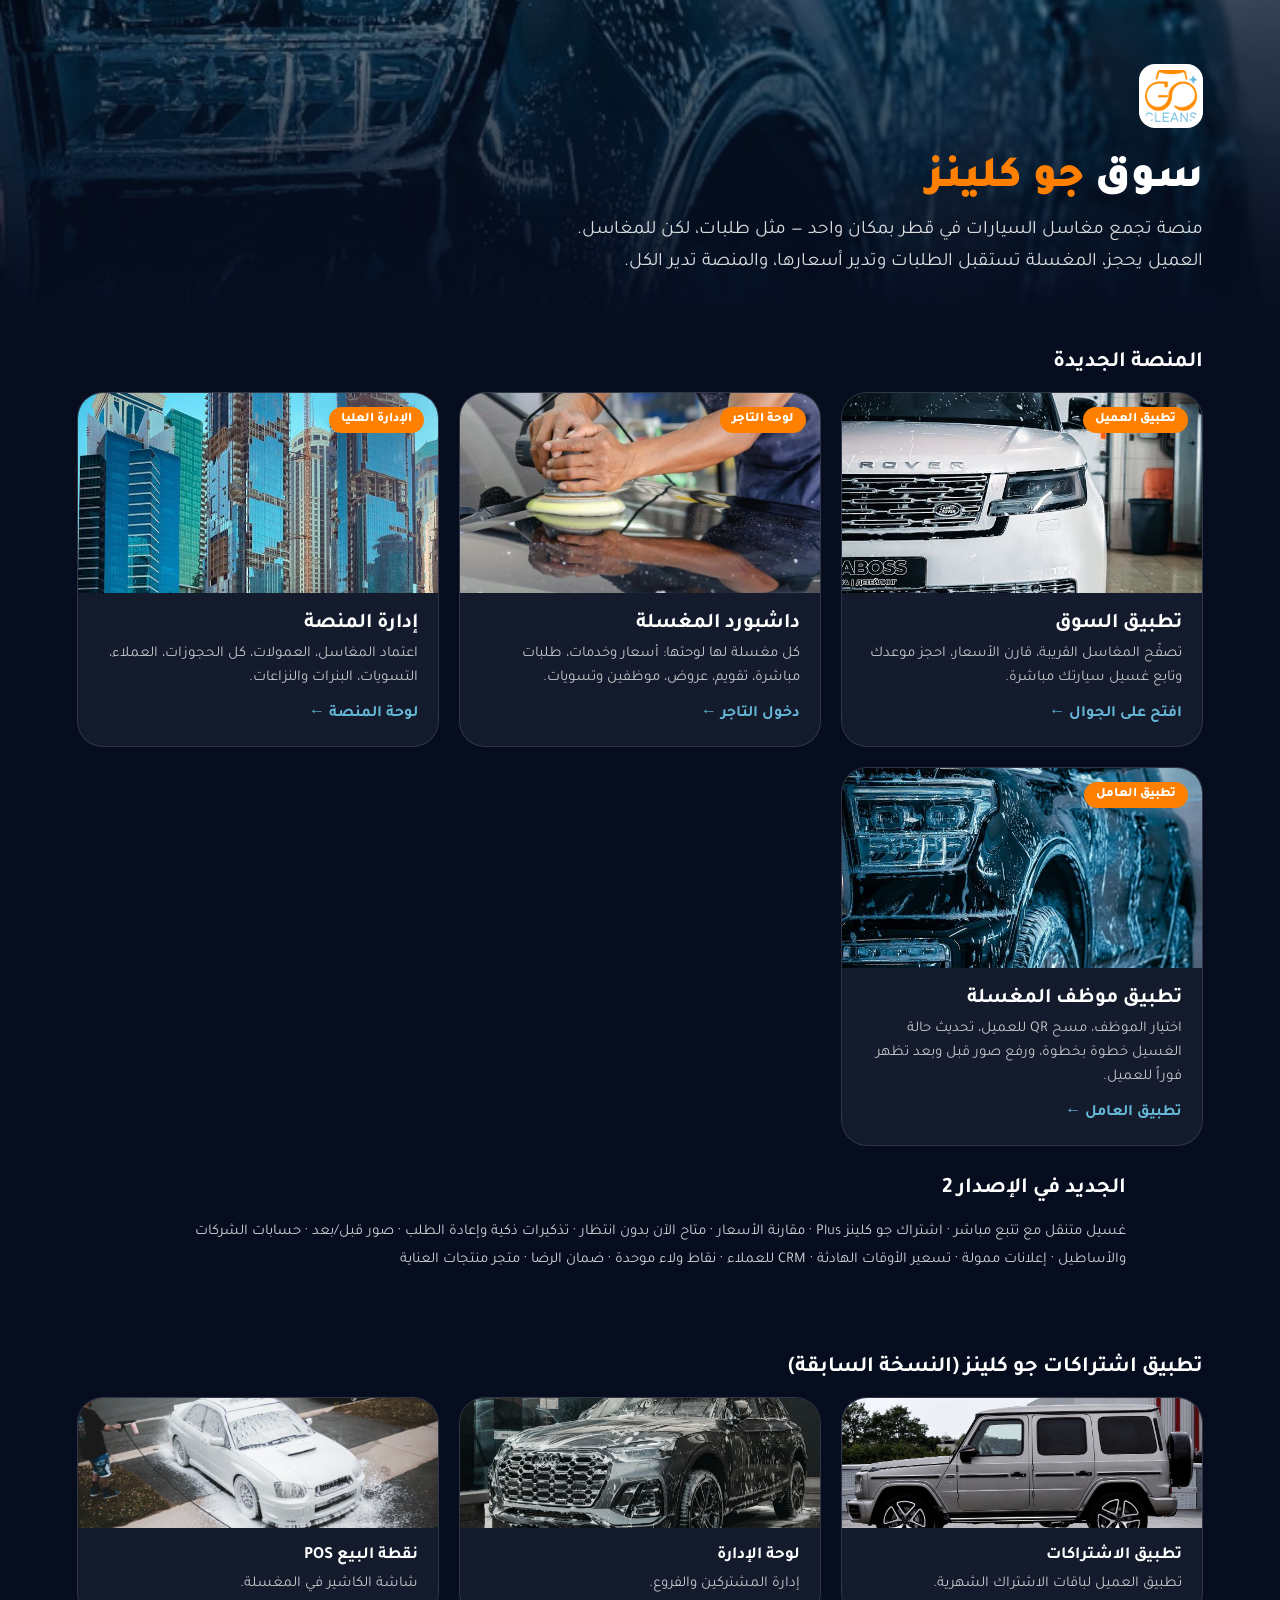
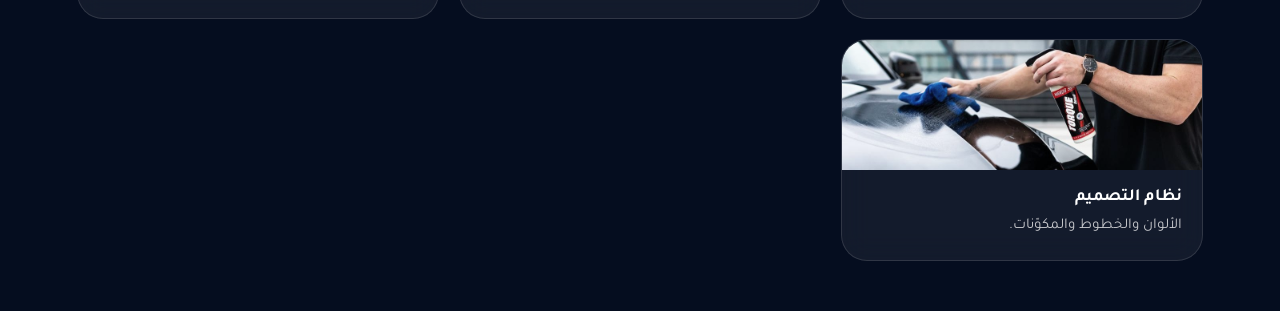
<file: index.html>
<!doctype html>
<html lang="ar" dir="rtl"><head><meta charset="utf-8"><meta name="viewport" content="width=device-width,initial-scale=1">
<title>سوق جو كلينز · منصة مغاسل قطر</title><link rel="icon" href="assets/favicon.ico">
<link href="https://fonts.googleapis.com/css2?family=Tajawal:wght@400;500;700;800;900&display=swap" rel="stylesheet">
<style>
*{box-sizing:border-box;margin:0}body{font-family:Tajawal,sans-serif;background:#050D1F;color:#fff;min-height:100vh}
.hero{padding:64px 6vw 40px;background:linear-gradient(180deg,rgba(5,13,31,.55),#050D1F),url(img/wash-foam.jpg) center/cover}
.hero img{width:64px;border-radius:16px;background:#fff;padding:6px}.hero h1{font-size:44px;font-weight:900;margin:18px 0 8px}.hero h1 span{color:#FF8000}.hero p{font-size:19px;opacity:.85;max-width:640px;line-height:1.7}
.w{padding:0 6vw 50px}h2{font-size:22px;margin:30px 0 16px}.g{display:grid;grid-template-columns:repeat(auto-fit,minmax(280px,1fr));gap:20px}
.c{display:block;color:#fff;text-decoration:none;border-radius:26px;overflow:hidden;background:rgba(255,255,255,.06);border:1px solid rgba(255,255,255,.12);backdrop-filter:blur(14px);transition:.2s}.c:hover{transform:translateY(-4px);border-color:#FF8000}
.c .im{height:200px;background-size:cover;background-position:center;position:relative}.c .im em{position:absolute;top:14px;right:14px;background:#FF8000;font-style:normal;font-weight:800;font-size:13px;padding:5px 12px;border-radius:99px}
.c .b{padding:18px 20px 22px}.c b{font-size:21px}.c p{opacity:.75;margin-top:6px;line-height:1.6;font-size:15px}.c u{display:inline-block;margin-top:12px;color:#66B8D9;text-decoration:none;font-weight:700}
.old .c .im{height:130px;filter:grayscale(.3)}.old .c b{font-size:17px}
</style></head><body>
<div class="hero"><img src="assets/logo.png" alt="Go Cleans"><h1>سوق <span>جو كلينز</span></h1><p>منصة تجمع مغاسل السيارات في قطر بمكان واحد — مثل طلبات، لكن للمغاسل. العميل يحجز، المغسلة تستقبل الطلبات وتدير أسعارها، والمنصة تدير الكل.</p></div>
<div class="w"><h2>المنصة الجديدة</h2><div class="g">
<a class="c" href="market.html"><div class="im" style="background-image:url(img/wash-rangerover.jpg)"><em>تطبيق العميل</em></div><div class="b"><b>تطبيق السوق</b><p>تصفّح المغاسل القريبة، قارن الأسعار، احجز موعدك وتابع غسيل سيارتك مباشرة.</p><u>افتح على الجوال ←</u></div></a>
<a class="c" href="vendor.html"><div class="im" style="background-image:url(img/wash-polish.jpg)"><em>لوحة التاجر</em></div><div class="b"><b>داشبورد المغسلة</b><p>كل مغسلة لها لوحتها: أسعار وخدمات، طلبات مباشرة، تقويم، عروض، موظفين وتسويات.</p><u>دخول التاجر ←</u></div></a>
<a class="c" href="platform.html"><div class="im" style="background-image:url(img/doha-westbay.jpg)"><em>الإدارة العليا</em></div><div class="b"><b>إدارة المنصة</b><p>اعتماد المغاسل، العمولات، كل الحجوزات، العملاء، التسويات، البنرات والنزاعات.</p><u>لوحة المنصة ←</u></div></a>
<a class="c" href="worker.html"><div class="im" style="background-image:url(img/wash-foam.jpg)"><em>تطبيق العامل</em></div><div class="b"><b>تطبيق موظف المغسلة</b><p>اختيار الموظف، مسح QR للعميل، تحديث حالة الغسيل خطوة بخطوة، ورفع صور قبل وبعد تظهر فوراً للعميل.</p><u>تطبيق العامل ←</u></div></a>
</div>
<div class="w" style="padding-top:0"><h2>الجديد في الإصدار 2</h2><p style="opacity:.8;line-height:1.9;font-size:15px">غسيل متنقل مع تتبع مباشر · اشتراك جو كلينز Plus · مقارنة الأسعار · متاح الآن بدون انتظار · تذكيرات ذكية وإعادة الطلب · صور قبل/بعد · حسابات الشركات والأساطيل · إعلانات ممولة · تسعير الأوقات الهادئة · CRM للعملاء · نقاط ولاء موحدة · ضمان الرضا · متجر منتجات العناية</p></div>
<div class="old"><h2>تطبيق اشتراكات جو كلينز (النسخة السابقة)</h2><div class="g">
<a class="c" href="app.html"><div class="im" style="background-image:url(img/car-gclass.jpg)"></div><div class="b"><b>تطبيق الاشتراكات</b><p>تطبيق العميل لباقات الاشتراك الشهرية.</p></div></a>
<a class="c" href="admin.html"><div class="im" style="background-image:url(img/wash-tunnel.jpg)"></div><div class="b"><b>لوحة الإدارة</b><p>إدارة المشتركين والفروع.</p></div></a>
<a class="c" href="pos.html"><div class="im" style="background-image:url(img/wash-pressure.jpg)"></div><div class="b"><b>نقطة البيع POS</b><p>شاشة الكاشير في المغسلة.</p></div></a>
<a class="c" href="design-system.html"><div class="im" style="background-image:url(img/wash-microfiber.jpg)"></div><div class="b"><b>نظام التصميم</b><p>الألوان والخطوط والمكوّنات.</p></div></a>
</div></div></div></body></html>
</file>
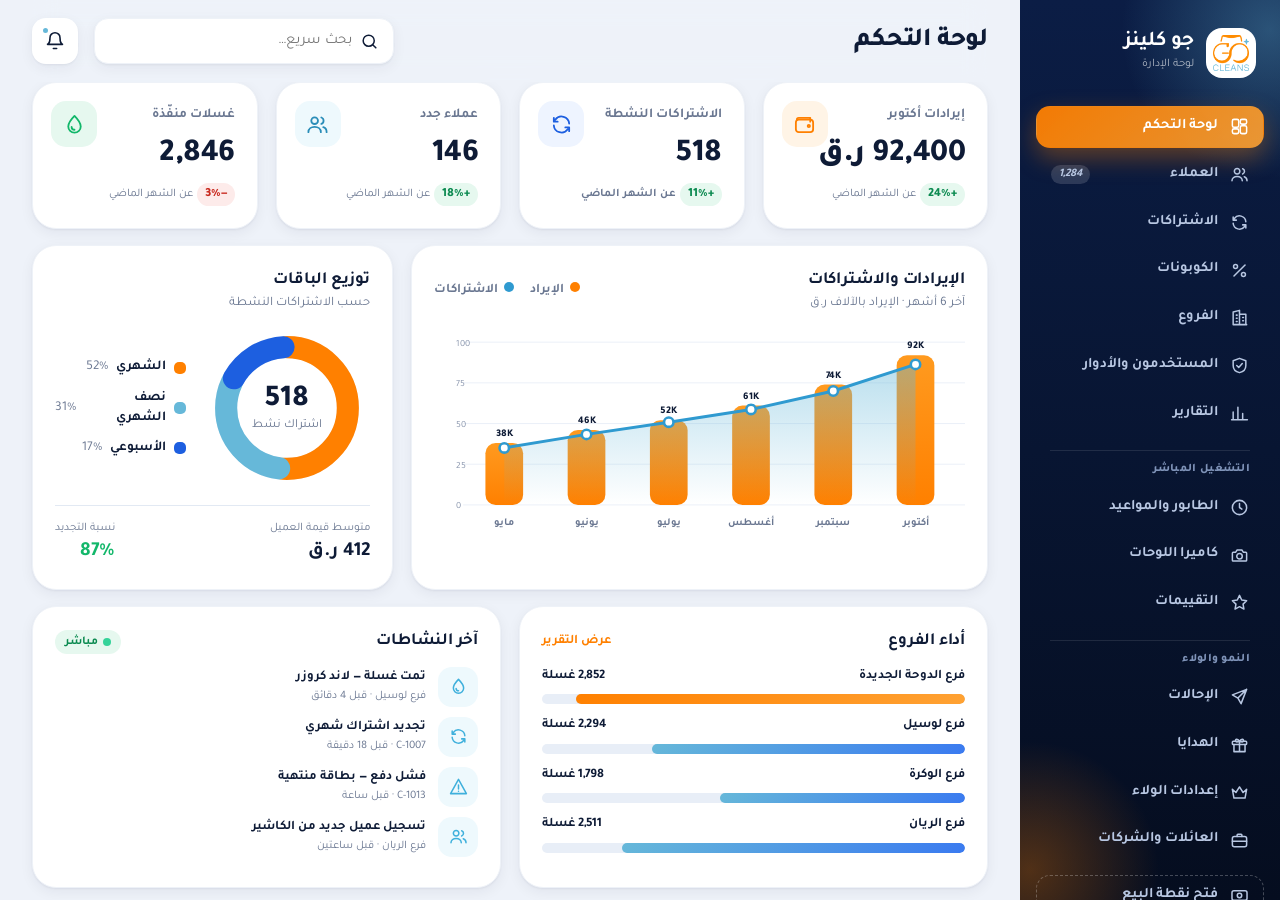
<file: admin.html>
<!doctype html>
<html lang="ar" dir="rtl"><head><meta charset="utf-8"><meta name="viewport" content="width=device-width,initial-scale=1">
<title>جو كلينز · لوحة الإدارة</title><link rel="icon" href="assets/favicon.ico">
<link rel="stylesheet" href="css/app.css"><link rel="stylesheet" href="css/premium.css"><link rel="stylesheet" href="css/admin.css"><link rel="stylesheet" href="css/admin-more.css"><link rel="stylesheet" href="css/photos.css"></head>
<body class="admin"><div id="root"></div>
<script src="js/icons.js"></script><script src="js/icons-more.js"></script><script src="js/i18n.js"></script><script src="js/i18n-admin.js"></script><script src="js/core.js"></script><script src="js/photos.js"></script><script src="js/plate-cam.js"></script><script src="js/admin.js"></script><script src="js/admin-more.js"></script></body></html>
</file>
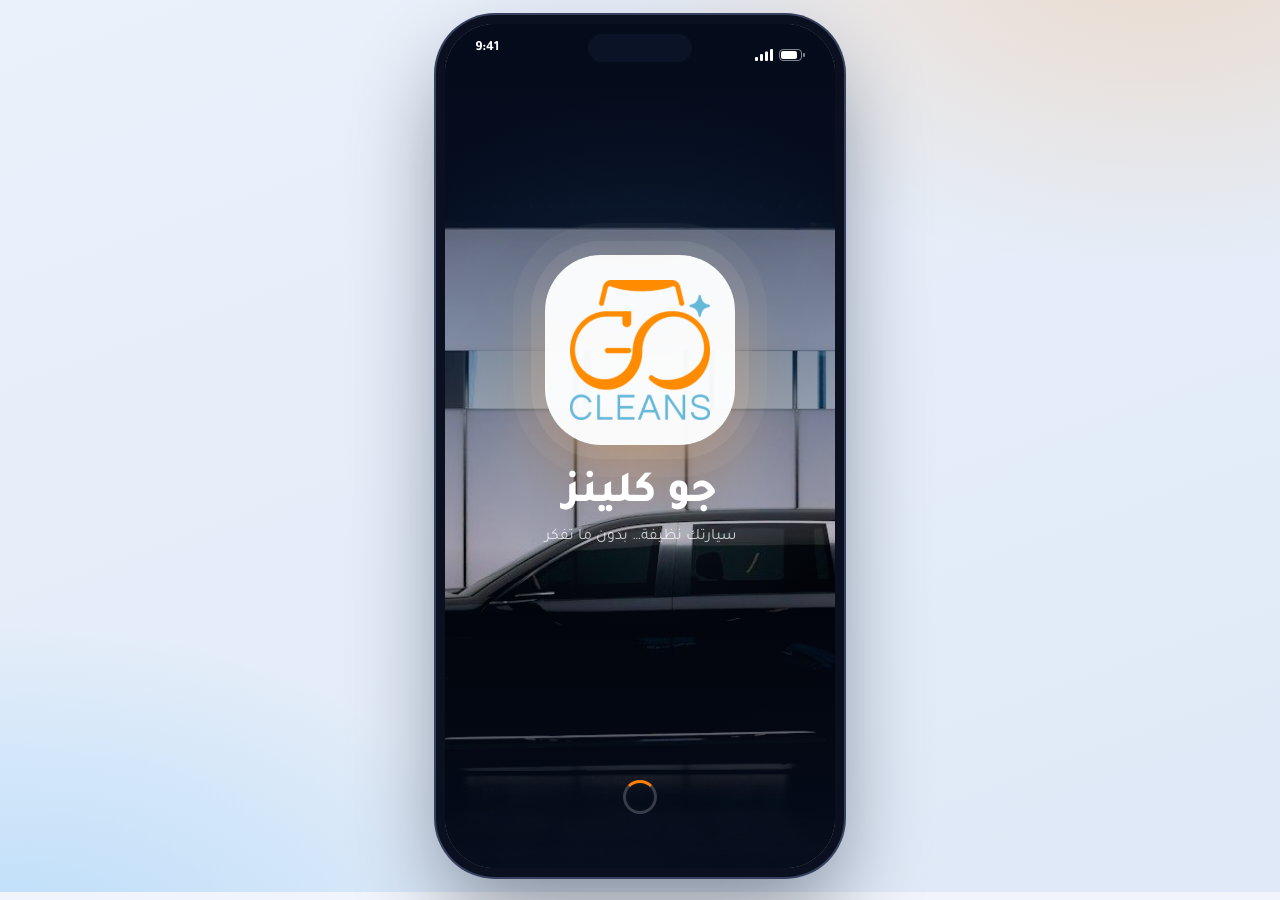
<file: app.html>
<!doctype html>
<html lang="ar" dir="rtl">
<head>
<meta charset="utf-8">
<meta name="viewport" content="width=device-width,initial-scale=1,viewport-fit=cover">
<meta name="theme-color" content="#0b1d45">
<title>جو كلينز</title>
<link rel="manifest" href="assets/manifest.json">
<link rel="icon" href="assets/favicon.ico">
<link rel="apple-touch-icon" href="assets/logo192.png">
<link rel="stylesheet" href="css/app.css">
<link rel="stylesheet" href="css/premium.css">
<link rel="stylesheet" href="css/features.css">
<link rel="stylesheet" href="css/photos.css">
</head>
<body>
<div id="app"></div>
<script src="js/icons.js"></script><script src="js/icons-more.js"></script>
<script src="js/i18n.js"></script>
<script src="js/i18n-features.js"></script>
<script src="js/core.js"></script><script src="js/photos.js"></script>
<script src="js/art.js"></script>
<script src="js/app.js"></script>
<script src="js/features.js"></script>
</body>
</html>
</file>
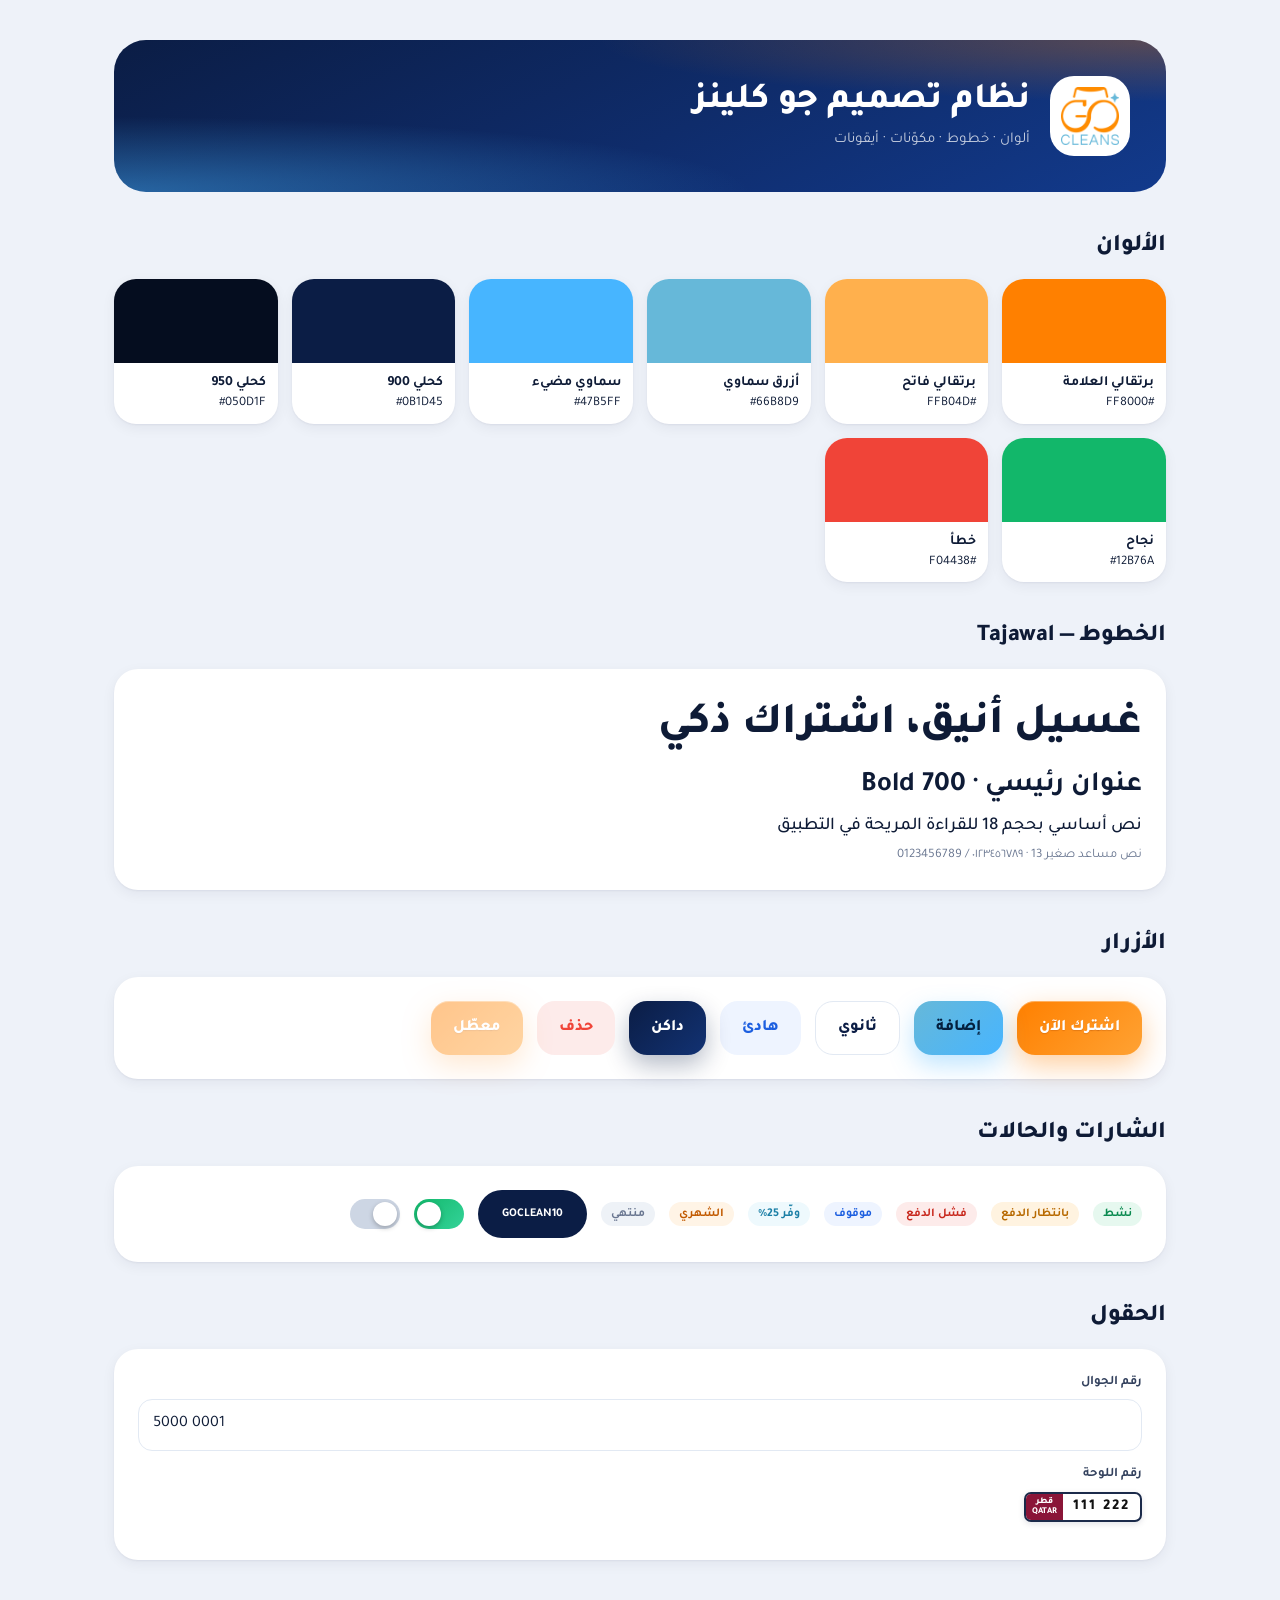
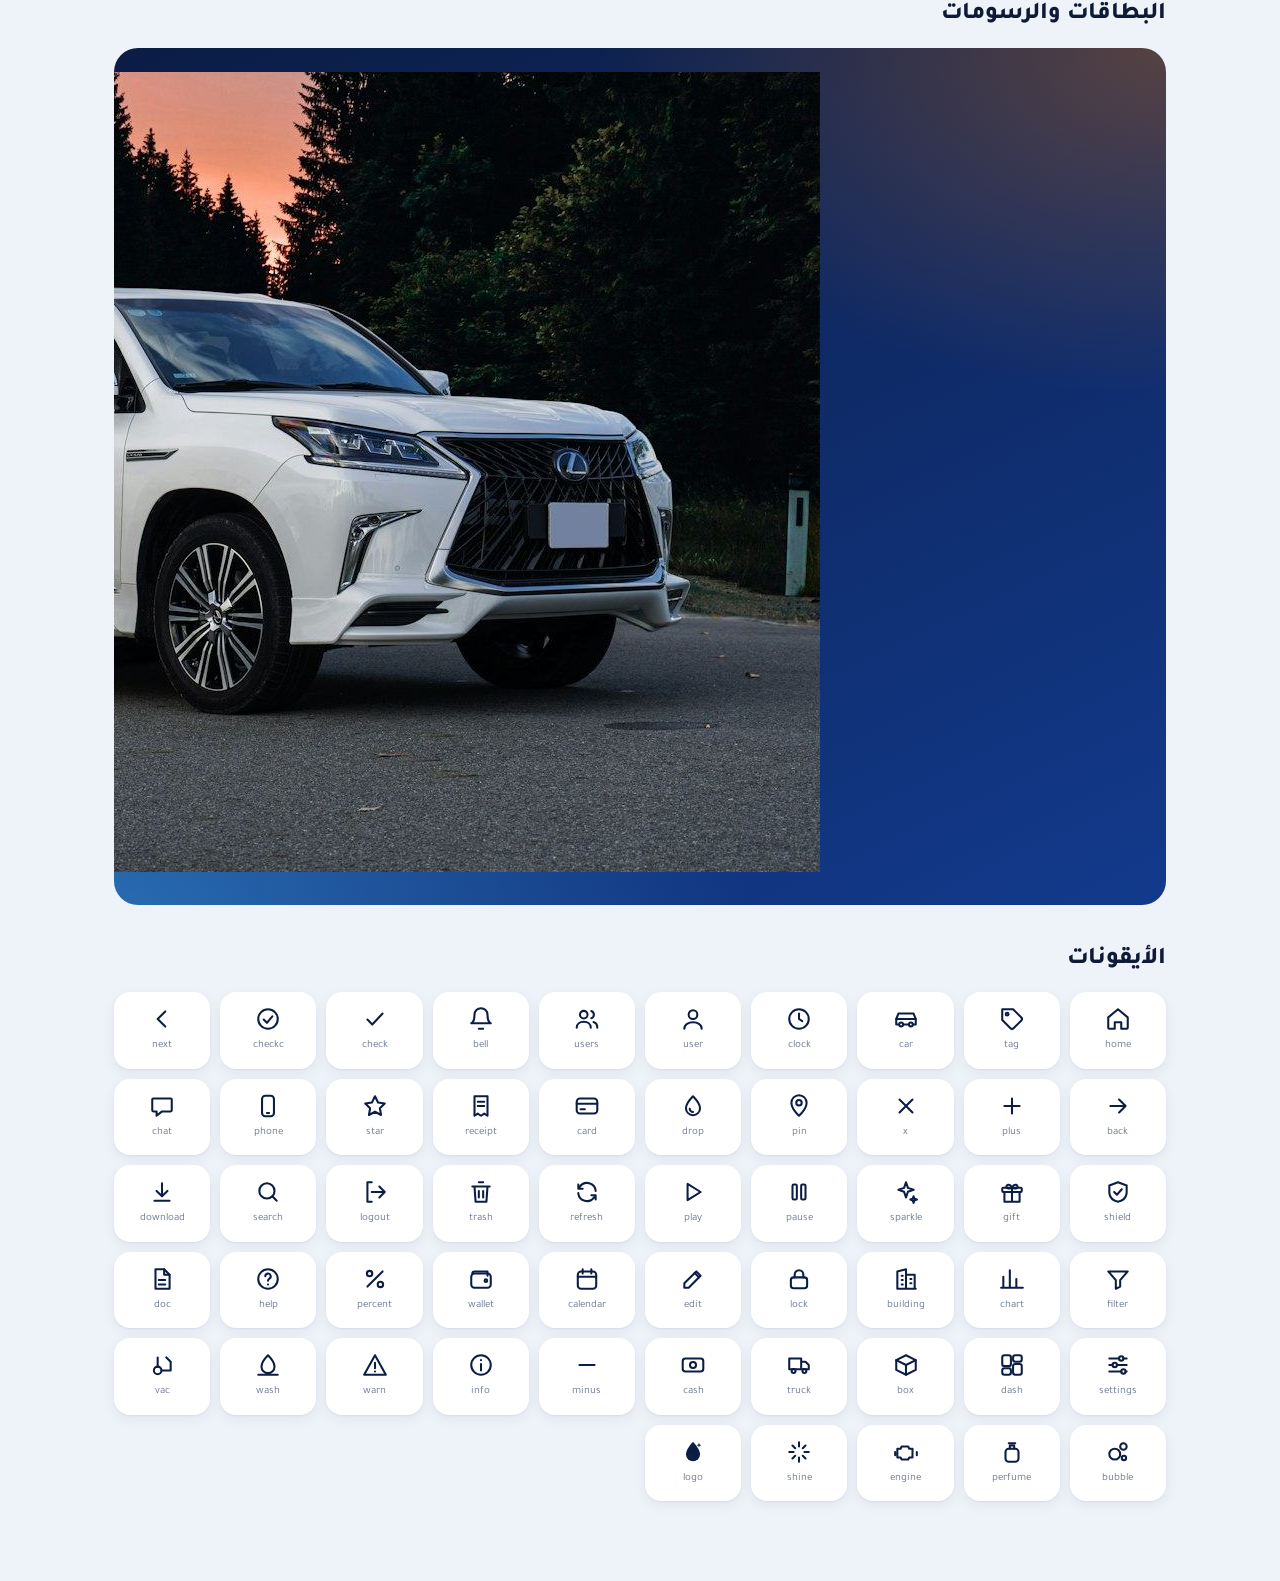
<file: design-system.html>
<!doctype html>
<html lang="ar" dir="rtl"><head><meta charset="utf-8"><meta name="viewport" content="width=device-width,initial-scale=1">
<title>جو كلينز · نظام التصميم</title><link rel="icon" href="assets/favicon.ico">
<link rel="stylesheet" href="css/app.css"><link rel="stylesheet" href="css/premium.css">
<style>
body{background:#eef2f9;overflow:auto!important;display:block!important;height:auto!important}
.w{max-width:1100px;margin:0 auto;padding:40px 24px 80px}
.hd{border-radius:32px;padding:36px;color:#fff;background:var(--grad-brand);position:relative;overflow:hidden;display:flex;gap:20px;align-items:center}
.hd .lg{width:80px;height:80px;border-radius:24px;background:#fff;display:grid;place-items:center}.hd img{width:58px}
h2{margin:40px 0 16px;font-size:24px}
.sw{display:grid;grid-template-columns:repeat(auto-fill,minmax(150px,1fr));gap:14px}
.c{border-radius:22px;overflow:hidden;background:#fff;box-shadow:var(--sh-1)}.c i{display:block;height:84px}.c div{padding:10px 12px;font-size:13px}.c b{display:block;font-size:14px}
.box{background:#fff;border-radius:24px;padding:24px;box-shadow:var(--sh-1);display:flex;gap:14px;flex-wrap:wrap;align-items:center}
.box .btn{width:auto}
.ic{display:grid;grid-template-columns:repeat(auto-fill,minmax(90px,1fr));gap:10px}.ic div{background:#fff;border-radius:16px;padding:14px 4px;text-align:center;font-size:11px;color:var(--muted);box-shadow:var(--sh-1)}.ic svg{display:block;margin:0 auto 6px;color:var(--navy-900)}
.dark{background:var(--grad-brand);border-radius:24px;padding:24px;display:flex;gap:20px;align-items:center;justify-content:space-around;position:relative;overflow:hidden}
.ph{width:360px;max-width:100%;margin:0 auto}
</style></head><body><div class="w">
<div class="hd"><div class="lg"><img src="assets/logo.png" alt=""></div><div><h1 style="font-size:36px">نظام تصميم جو كلينز</h1><p style="opacity:.75;margin-top:4px">ألوان · خطوط · مكوّنات · أيقونات</p></div></div>
<h2>الألوان</h2><div class="sw" id="sw"></div>
<h2>الخطوط — Tajawal</h2><div class="box" style="display:block"><div style="font-size:44px;font-weight:800">غسيل أنيق، اشتراك ذكي</div><div style="font-size:28px;font-weight:700;margin-top:6px">عنوان رئيسي · Bold 700</div><div style="font-size:18px;font-weight:500;margin-top:6px">نص أساسي بحجم 18 للقراءة المريحة في التطبيق</div><div style="font-size:13px;color:var(--muted);margin-top:6px">نص مساعد صغير 13 · ٠١٢٣٤٥٦٧٨٩ / 0123456789</div></div>
<h2>الأزرار</h2><div class="box"><button class="btn btn-primary">اشترك الآن</button><button class="btn btn-aqua">إضافة</button><button class="btn btn-ghost">ثانوي</button><button class="btn btn-soft">هادئ</button><button class="btn btn-dark">داكن</button><button class="btn btn-danger">حذف</button><button class="btn btn-primary" disabled>معطّل</button></div>
<h2>الشارات والحالات</h2><div class="box"><span class="chip ok">نشط</span><span class="chip warn">بانتظار الدفع</span><span class="chip err">فشل الدفع</span><span class="chip info">موقوف</span><span class="chip aqua">وفّر 25%</span><span class="chip orange">الشهري</span><span class="chip gray">منتهي</span><span class="chip dark">GOCLEAN10</span><span class="switch on"></span><span class="switch"></span></div>
<h2>الحقول</h2><div class="box" style="display:block"><div class="field"><label>رقم الجوال</label><input class="input" dir="ltr" style="text-align:start" value="5000 0001"></div><div class="field"><label>رقم اللوحة</label><div id="pl"></div></div></div>
<h2>البطاقات والرسومات</h2><div class="dark"><div class="ph" id="art"></div></div>
<h2>الأيقونات</h2><div class="ic" id="icl"></div></div>
<script src="js/icons.js"></script><script src="js/i18n.js"></script><script src="js/core.js"></script><script src="js/art.js"></script>
<script>
const C=[['برتقالي العلامة','#FF8000'],['برتقالي فاتح','#FFB04D'],['أزرق سماوي','#66B8D9'],['سماوي مضيء','#47B5FF'],['كحلي 900','#0B1D45'],['كحلي 950','#050D1F'],['نجاح','#12B76A'],['خطأ','#F04438']];
document.getElementById('sw').innerHTML=C.map(c=>`<div class="c"><i style="background:${c[1]}"></i><div><b>${c[0]}</b>${c[1]}</div></div>`).join('');
document.getElementById('icl').innerHTML=Object.keys(ICONS).map(n=>`<div>${ic(n,26)}${n}</div>`).join('');document.getElementById('pl').innerHTML=plateHtml('111 222');document.getElementById('art').innerHTML=ART.car({w:300})+ART.bubbles(8);
</script></body></html>
</file>
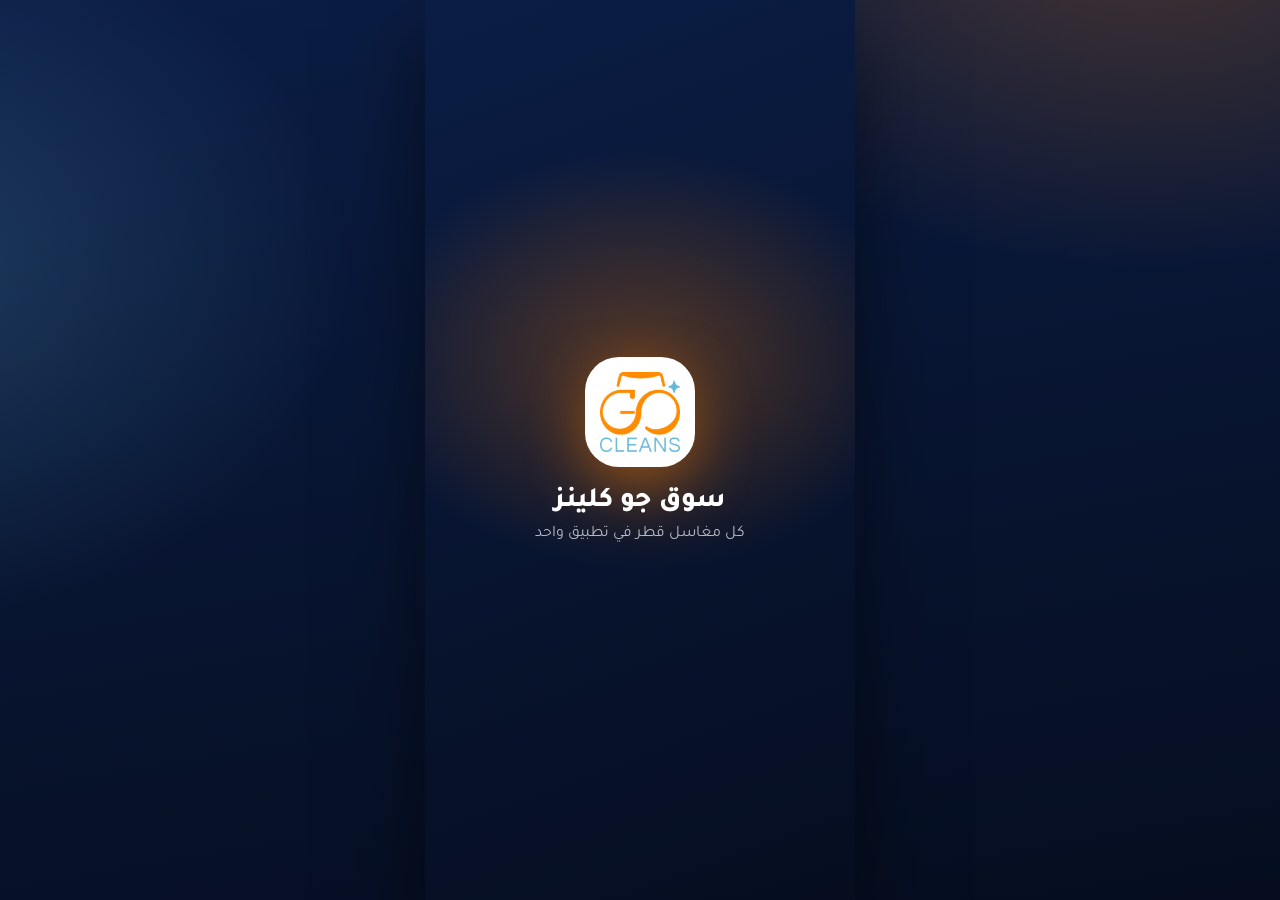
<file: market.html>
<!doctype html>
<html lang="ar" dir="rtl"><head><meta charset="utf-8"><meta name="viewport" content="width=device-width,initial-scale=1,viewport-fit=cover">
<meta name="theme-color" content="#0B1D45"><title>سوق جو كلينز · مغاسل قطر</title><link rel="icon" href="assets/favicon.ico"><link rel="manifest" href="assets/manifest.json">
<link rel="stylesheet" href="css/mk.css"><link rel="stylesheet" href="css/mk2.css"></head><body><div id="app"></div>
<script src="js/icons.js"></script><script src="js/icons-more.js"></script><script src="js/mk-data.js"></script><script src="js/mk-ext.js"></script><script src="js/market.js"></script><script src="js/market2.js"></script></body></html>
</file>
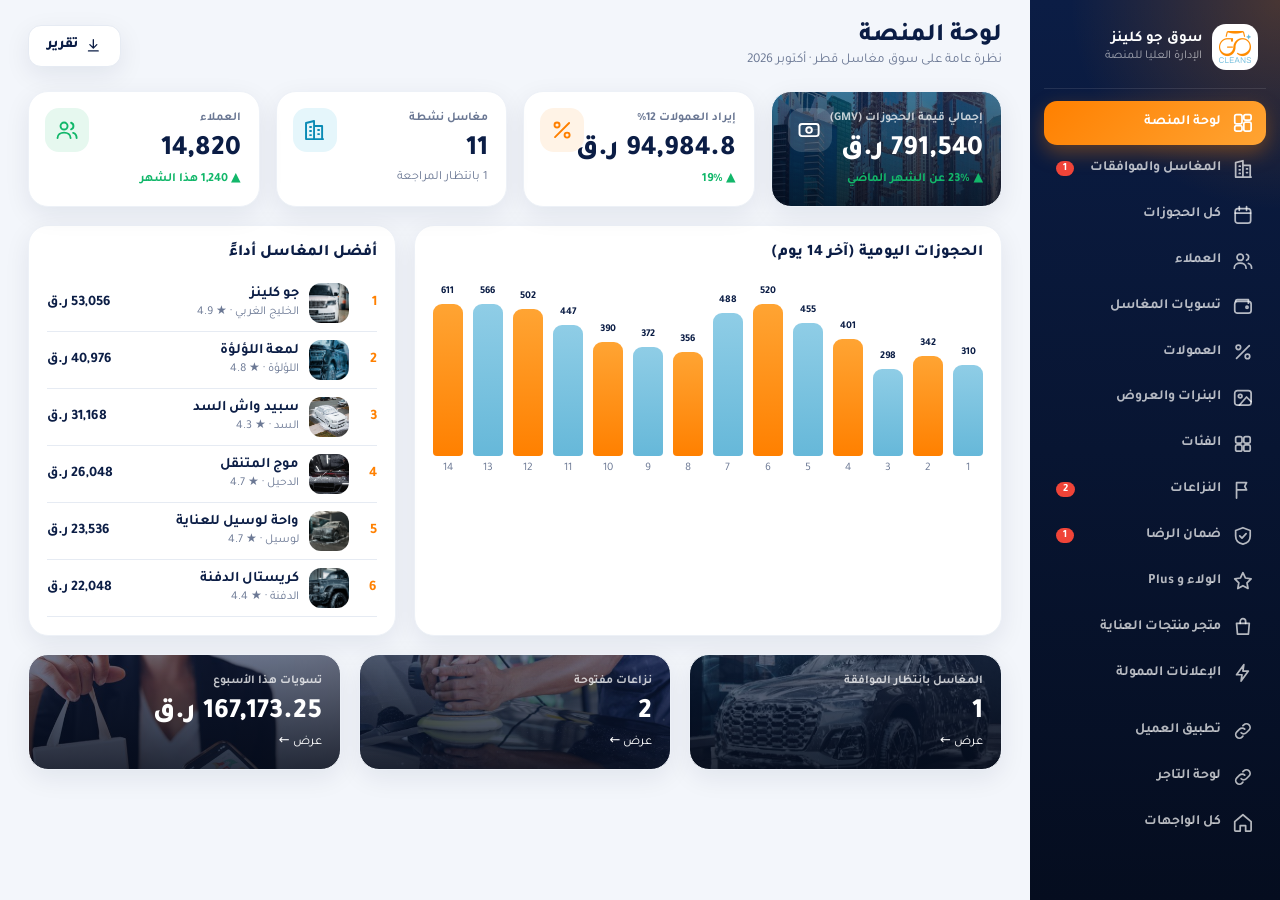
<file: platform.html>
<!doctype html>
<html lang="ar" dir="rtl"><head><meta charset="utf-8"><meta name="viewport" content="width=device-width,initial-scale=1">
<title>إدارة المنصة · سوق جو كلينز</title><link rel="icon" href="assets/favicon.ico"><link rel="stylesheet" href="css/vd.css"></head><body><div id="app"></div>
<script src="js/icons.js"></script><script src="js/icons-more.js"></script><script src="js/mk-data.js"></script><script src="js/mk-ext.js"></script><script src="js/platform.js"></script><script src="js/platform2.js"></script></body></html>
</file>
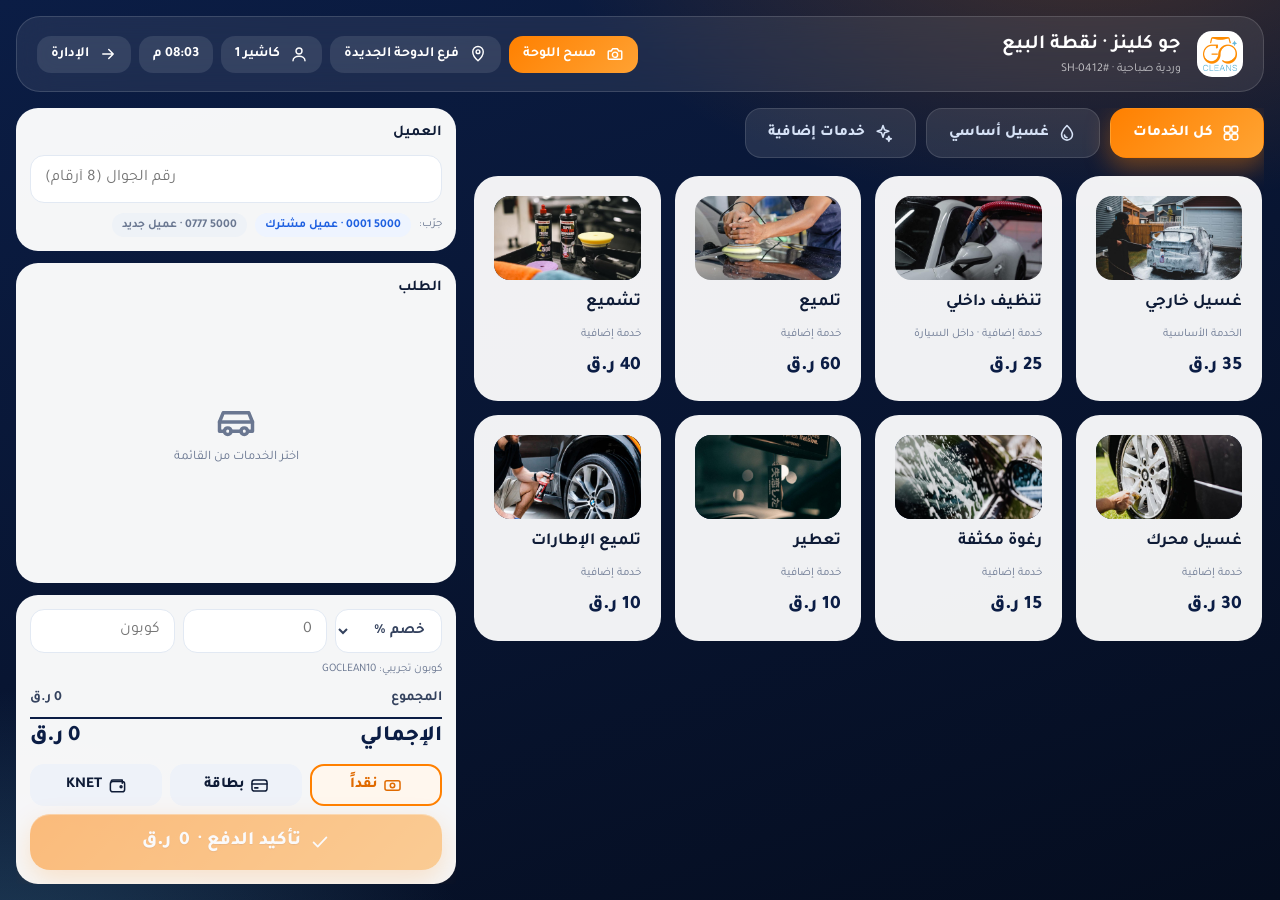
<file: pos.html>
<!doctype html>
<html lang="ar" dir="rtl"><head><meta charset="utf-8"><meta name="viewport" content="width=device-width,initial-scale=1">
<title>جو كلينز · نقطة البيع</title><link rel="icon" href="assets/favicon.ico">
<link rel="stylesheet" href="css/app.css"><link rel="stylesheet" href="css/premium.css"><link rel="stylesheet" href="css/admin.css"><link rel="stylesheet" href="css/pos.css"><link rel="stylesheet" href="css/admin-more.css"><link rel="stylesheet" href="css/photos.css"></head>
<body class="pos"><div id="root"></div>
<script src="js/icons.js"></script><script src="js/icons-more.js"></script><script src="js/i18n.js"></script><script src="js/i18n-admin.js"></script><script src="js/core.js"></script><script src="js/photos.js"></script><script src="js/plate-cam.js"></script><script src="js/pos.js"></script><script src="js/pos-cam.js"></script></body></html>
</file>
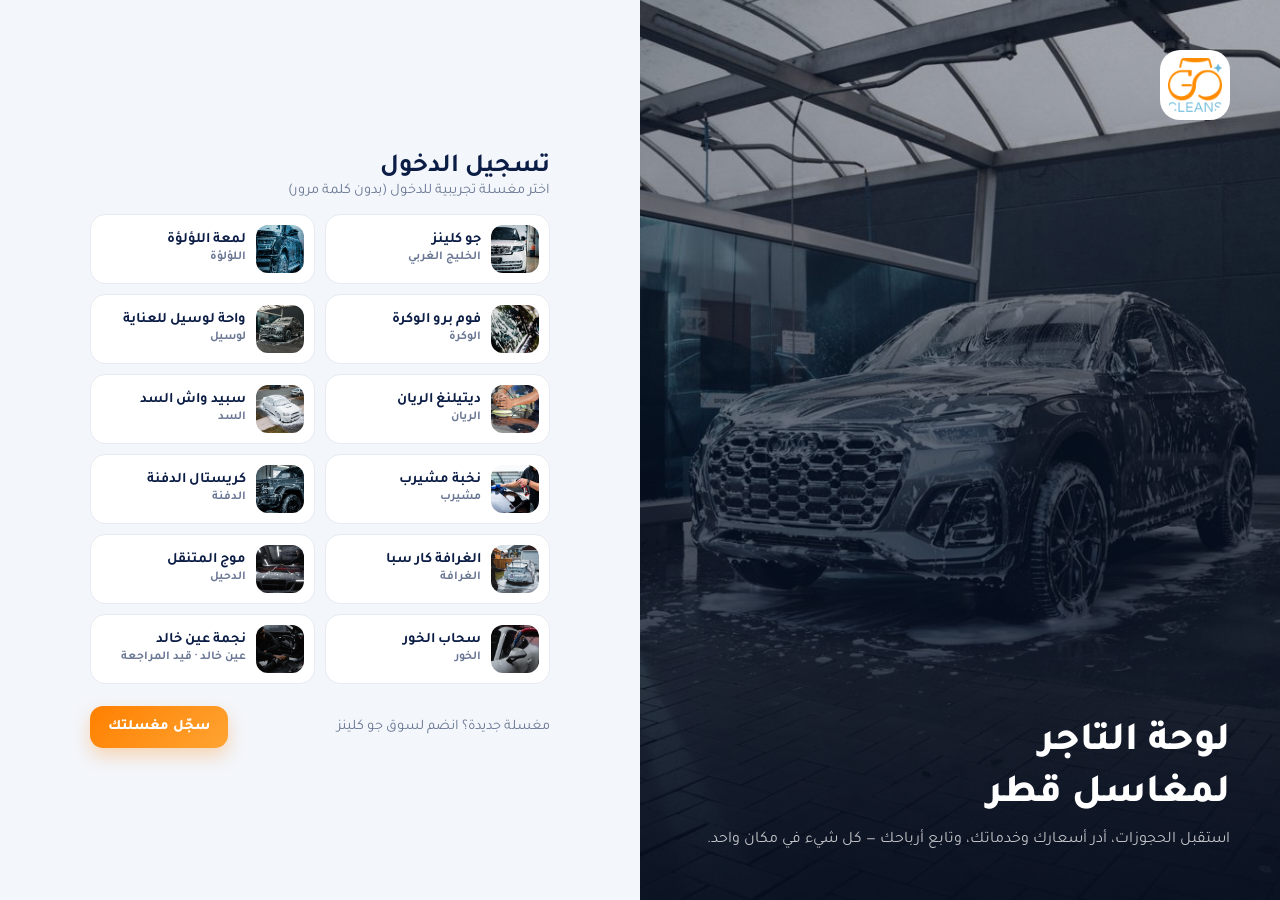
<file: vendor.html>
<!doctype html>
<html lang="ar" dir="rtl"><head><meta charset="utf-8"><meta name="viewport" content="width=device-width,initial-scale=1">
<title>لوحة التاجر · سوق جو كلينز</title><link rel="icon" href="assets/favicon.ico"><link rel="stylesheet" href="css/vd.css"></head><body><div id="app"></div>
<script src="js/icons.js"></script><script src="js/icons-more.js"></script><script src="js/mk-data.js"></script><script src="js/mk-ext.js"></script><script src="js/vendor.js"></script><script src="js/vendor2.js"></script></body></html>
</file>
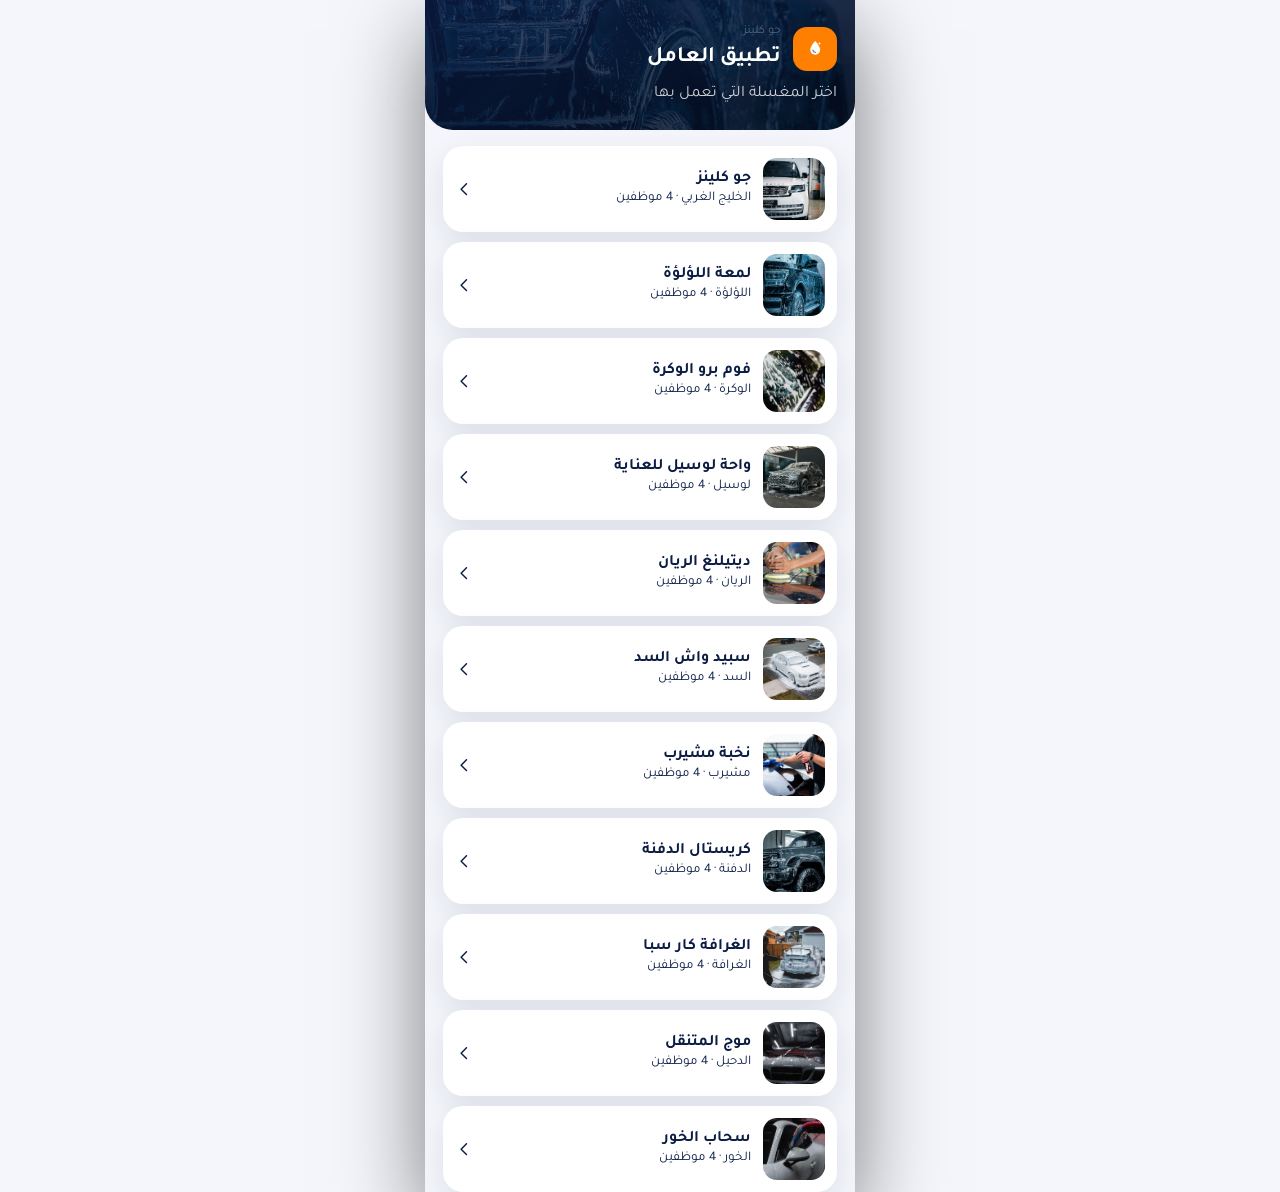
<file: worker.html>
<!doctype html>
<html lang="ar" dir="rtl"><head><meta charset="utf-8"><meta name="viewport" content="width=device-width,initial-scale=1,viewport-fit=cover">
<meta name="theme-color" content="#0B1D45"><title>تطبيق العامل · جو كلينز</title><link rel="icon" href="assets/favicon.ico">
<link rel="stylesheet" href="css/mk.css"><link rel="stylesheet" href="css/mk2.css"><link rel="stylesheet" href="css/wk.css"></head><body><div id="app"></div>
<script src="js/icons.js"></script><script src="js/icons-more.js"></script><script src="js/mk-data.js"></script><script src="js/mk-ext.js"></script><script src="js/worker.js"></script></body></html>
</file>
<file: css/app.css>
@import url(tokens.css);
*{box-sizing:border-box;margin:0;padding:0;-webkit-tap-highlight-color:transparent}
html,body{height:100%}
body{font-family:var(--font);color:var(--ink);background:var(--bg);font-size:var(--fs-md);line-height:1.5;-webkit-font-smoothing:antialiased}
button,input,select,textarea{font:inherit;color:inherit}
button{cursor:pointer;border:0;background:none}
a{color:inherit;text-decoration:none}
bdi,.num{unicode-bidi:isolate}
svg.i{width:1em;height:1em;stroke:currentColor;fill:none;stroke-width:1.9;stroke-linecap:round;stroke-linejoin:round;flex:none;vertical-align:middle}
[dir=ltr] .flip{transform:scaleX(-1)}

/* ===== Stage + phone frame ===== */
.stage{min-height:100%;display:flex;align-items:center;justify-content:center;padding:24px;
  background:radial-gradient(900px 500px at 85% 0%,rgba(18,198,214,.22),transparent 60%),radial-gradient(800px 500px at 0% 100%,rgba(21,96,216,.18),transparent 60%),#e9f0fa}
.phone{position:relative;width:390px;height:844px;border-radius:50px;background:var(--bg);overflow:hidden;
  box-shadow:0 0 0 10px #0b1426,0 0 0 12px #2a3550,var(--sh-3);isolation:isolate}
.phone::after{content:"";position:absolute;top:10px;left:50%;transform:translateX(-50%);width:104px;height:28px;background:#0b1426;border-radius:20px;z-index:90;pointer-events:none}
.statusbar{position:absolute;top:0;inset-inline:0;height:48px;padding:14px 30px 0;display:flex;justify-content:space-between;font-weight:700;font-size:14px;z-index:80;pointer-events:none;direction:ltr}
.phone[data-sb=light] .statusbar{color:#fff}
.screen{position:absolute;inset:0;display:flex;flex-direction:column}
.view{flex:1;overflow-y:auto;overflow-x:hidden;padding:56px 18px 24px;scrollbar-width:none}
.view::-webkit-scrollbar{display:none}
.view.flush{padding-inline:0;padding-top:0}
.view.pad-nav{padding-bottom:20px}
@media(max-width:500px){
  .stage{padding:0;background:var(--bg)}
  .phone{width:100vw;height:100vh;height:100dvh;border-radius:0;box-shadow:none}
  .phone::after{display:none}
}
body.native .statusbar{display:none}
body.native .view{padding-top:20px}
body.native .view.flush{padding-top:0}
body.native .hero{padding-top:28px}

/* ===== Tab bar ===== */
.tabbar{flex:none;display:flex;background:#fff;border-top:1px solid var(--line);padding:8px 8px 22px;box-shadow:0 -6px 20px rgba(10,42,98,.05);position:relative;z-index:20}
.tab{flex:1;display:flex;flex-direction:column;align-items:center;gap:3px;color:var(--muted);font-size:11.5px;font-weight:500;padding:4px 0;position:relative}
.tab .i{font-size:23px}
.tab.on{color:var(--blue-600);font-weight:700}
.tab.on::before{content:"";position:absolute;top:-9px;width:26px;height:3.5px;border-radius:0 0 4px 4px;background:var(--aqua-500)}

/* ===== Typography ===== */
h1{font-size:var(--fs-2xl);font-weight:800;line-height:1.25}
h2{font-size:var(--fs-xl);font-weight:800;line-height:1.3}
h3{font-size:var(--fs-lg);font-weight:700}
.muted{color:var(--muted)} .sm{font-size:var(--fs-sm)} .xs{font-size:var(--fs-xs)} .b{font-weight:700} .xb{font-weight:800}
.row{display:flex;align-items:center;gap:var(--sp-3)} .between{justify-content:space-between} .grow{flex:1;min-width:0}
.col{display:flex;flex-direction:column;gap:var(--sp-3)}
.gap-2{gap:8px}.gap-4{gap:16px}.mt-2{margin-top:8px}.mt-3{margin-top:12px}.mt-4{margin-top:16px}.mt-5{margin-top:22px}.mb-2{margin-bottom:8px}.mb-3{margin-bottom:12px}
.center{text-align:center}
.ok-t{color:var(--ok)}.err-t{color:var(--err)}.blue-t{color:var(--blue-600)}.aqua-t{color:var(--aqua-500)}

/* ===== Top bars ===== */
.topbar{display:flex;align-items:center;gap:10px;margin-bottom:16px;min-height:40px}
.topbar h2{flex:1;font-size:19px}
.iconbtn{width:40px;height:40px;border-radius:14px;background:#fff;box-shadow:var(--sh-1);display:grid;place-items:center;font-size:20px;color:var(--ink);position:relative;flex:none}
.iconbtn.glass{background:rgba(255,255,255,.16);color:#fff;box-shadow:none;backdrop-filter:blur(8px)}
.dot-badge{position:absolute;top:8px;inset-inline-end:9px;width:9px;height:9px;border-radius:50%;background:var(--aqua-400);border:2px solid #fff}

/* ===== Buttons ===== */
.btn{display:inline-flex;align-items:center;justify-content:center;gap:8px;height:52px;padding:0 22px;border-radius:16px;font-weight:700;font-size:16px;transition:.15s transform,.15s box-shadow,.15s background;width:100%}
.btn:active{transform:scale(.98)}
.btn-primary{background:var(--grad-brand);color:#fff;box-shadow:0 8px 20px rgba(21,96,216,.32)}
.btn-aqua{background:var(--aqua-400);color:var(--navy-950);box-shadow:0 8px 20px rgba(18,198,214,.35)}
.btn-ghost{background:#fff;color:var(--blue-600);border:1.5px solid var(--blue-100)}
.btn-soft{background:var(--blue-50);color:var(--blue-600)}
.btn-danger{background:var(--err-bg);color:var(--err)}
.btn-dark{background:var(--navy-900);color:#fff}
.btn.sm{height:40px;border-radius:12px;font-size:14px;padding:0 14px;width:auto}
.btn.xs{height:32px;border-radius:10px;font-size:13px;padding:0 12px;width:auto}
.btn[disabled]{opacity:.45;pointer-events:none}
.link{color:var(--blue-600);font-weight:700;font-size:var(--fs-sm)}

/* ===== Cards ===== */
.card{background:var(--card);border-radius:var(--r-lg);padding:16px;box-shadow:var(--sh-1);border:1px solid var(--line-2)}
.card.tap{cursor:pointer;transition:.15s transform}.card.tap:active{transform:scale(.99)}
.section-h{display:flex;justify-content:space-between;align-items:baseline;margin:22px 2px 10px}
.section-h h3{font-size:17px}
.list>*+*{margin-top:10px}
.cell{display:flex;align-items:center;gap:12px;padding:14px 4px;border-bottom:1px solid var(--line-2);cursor:pointer}
.cell:last-child{border-bottom:0}
.cell .ico{width:38px;height:38px;border-radius:12px;background:var(--blue-50);color:var(--blue-600);display:grid;place-items:center;font-size:19px;flex:none}
.cell .ico.aq{background:var(--aqua-50);color:var(--aqua-500)}
.cell .ico.rd{background:var(--err-bg);color:var(--err)}
.cell .ico.gn{background:var(--ok-bg);color:var(--ok)}
.cell .chev{color:#a6b2c6;font-size:16px}

/* ===== Chips / badges ===== */
.chip{display:inline-flex;align-items:center;gap:5px;height:24px;padding:0 10px;border-radius:99px;font-size:12px;font-weight:700;white-space:nowrap}
.chip.ok{background:var(--ok-bg);color:#0b8a50}.chip.warn{background:var(--warn-bg);color:#b86a00}.chip.err{background:var(--err-bg);color:#c8281d}
.chip.info{background:var(--blue-50);color:var(--blue-600)}.chip.aqua{background:var(--aqua-50);color:#0a8f9b}.chip.gray{background:#eef2f7;color:var(--muted)}
.chip.dark{background:var(--navy-900);color:#fff}
.pills{display:flex;gap:8px;overflow-x:auto;padding:2px 0 6px;scrollbar-width:none}.pills::-webkit-scrollbar{display:none}
.pill{height:38px;padding:0 16px;border-radius:99px;background:#fff;border:1.5px solid var(--line);font-weight:700;font-size:14px;color:var(--ink-2);white-space:nowrap;flex:none}
.pill.on{background:var(--navy-900);color:#fff;border-color:var(--navy-900)}
.seg{display:flex;background:#e6edf7;border-radius:14px;padding:4px;gap:4px}
.seg button{flex:1;height:38px;border-radius:11px;font-weight:700;font-size:14px;color:var(--muted)}
.seg button.on{background:#fff;color:var(--navy-900);box-shadow:var(--sh-1)}

/* ===== Forms ===== */
.field{display:flex;flex-direction:column;gap:6px;margin-bottom:14px}
.field>label{font-size:13px;font-weight:700;color:var(--ink-2)}
.input{height:52px;border-radius:14px;border:1.5px solid var(--line);background:#fff;padding:0 14px;width:100%;font-size:16px;outline:0;transition:.15s border-color,.15s box-shadow}
.input:focus{border-color:var(--blue-500);box-shadow:0 0 0 4px rgba(47,121,238,.14)}
.input-group{display:flex;gap:8px;direction:ltr}
.input-group .cc{height:52px;min-width:84px;border-radius:14px;border:1.5px solid var(--line);background:#fff;display:flex;align-items:center;justify-content:center;gap:6px;font-weight:700}
.input.ltr{direction:ltr;text-align:left;letter-spacing:.5px}
.otp{display:flex;gap:10px;justify-content:center;direction:ltr}
.otp input{width:56px;height:64px;border-radius:16px;border:1.5px solid var(--line);background:#fff;text-align:center;font-size:26px;font-weight:800;outline:0;color:var(--navy-900)}
.otp input:focus{border-color:var(--aqua-500);box-shadow:0 0 0 4px rgba(18,198,214,.18)}
.switch{width:50px;height:30px;border-radius:99px;background:#cdd6e4;position:relative;transition:.2s;flex:none}
.switch::after{content:"";position:absolute;top:3px;inset-inline-start:3px;width:24px;height:24px;border-radius:50%;background:#fff;box-shadow:0 2px 5px rgba(0,0,0,.25);transition:.2s}
.switch.on{background:var(--ok)}.switch.on::after{inset-inline-start:23px}
.radio{width:22px;height:22px;border-radius:50%;border:2px solid #b9c4d8;display:grid;place-items:center;flex:none}
.sel.on .radio{border-color:var(--blue-600);background:var(--blue-600)}
.sel.on .radio::after{content:"";width:8px;height:8px;border-radius:50%;background:#fff}
.sel{cursor:pointer;border:1.5px solid var(--line-2);transition:.15s}
.sel.on{border-color:var(--blue-500);box-shadow:0 0 0 3px rgba(47,121,238,.12);background:#fbfdff}

/* ===== Logo / brand ===== */
.logo{display:flex;align-items:center;gap:10px}
.logo-mark{width:46px;height:46px;border-radius:15px;background:var(--grad-aqua);display:grid;place-items:center;color:#fff;font-size:26px;box-shadow:0 8px 20px rgba(18,198,214,.4)}
.logo-text{font-weight:800;font-size:24px;line-height:1}
.logo-sub{font-size:11px;letter-spacing:2px;opacity:.75;font-weight:700;margin-top:3px;direction:ltr}

/* ===== Hero / gradient ===== */
.hero{background:var(--grad-brand);color:#fff;padding:56px 18px 70px;position:relative;overflow:hidden;border-radius:0 0 32px 32px}
.hero::before,.hero::after{content:"";position:absolute;border-radius:50%;background:radial-gradient(circle at 30% 30%,rgba(122,235,242,.55),rgba(122,235,242,0) 70%)}
.hero::before{width:220px;height:220px;top:-70px;inset-inline-start:-60px}
.hero::after{width:180px;height:180px;bottom:-60px;inset-inline-end:-40px;opacity:.7}
.hero>*{position:relative;z-index:1}
.bubbles{position:absolute;inset:0;pointer-events:none;overflow:hidden}
.bubbles i{position:absolute;border-radius:50%;border:2px solid rgba(255,255,255,.35);background:rgba(255,255,255,.08);animation:rise 7s infinite ease-in}
@keyframes rise{from{transform:translateY(40px);opacity:0}20%{opacity:1}to{transform:translateY(-420px);opacity:0}}

/* ===== Sub card ===== */
.subcard{background:var(--grad-brand);border-radius:26px;color:#fff;padding:18px;position:relative;overflow:hidden;box-shadow:0 14px 34px rgba(10,42,98,.35)}
.subcard::before{content:"";position:absolute;width:200px;height:200px;border-radius:50%;inset-inline-end:-60px;top:-80px;background:radial-gradient(circle,rgba(122,235,242,.5),transparent 68%)}
.subcard>*{position:relative}
.ring{--p:60;width:112px;height:112px;border-radius:50%;background:conic-gradient(var(--aqua-300) calc(var(--p)*1%),rgba(255,255,255,.18) 0);display:grid;place-items:center;flex:none}
.ring>div{width:88px;height:88px;border-radius:50%;background:#0f3b8c;display:flex;flex-direction:column;align-items:center;justify-content:center;line-height:1}
.ring b{font-size:34px;font-weight:800}.ring small{font-size:11.5px;opacity:.8;margin-top:4px}
.subcard .stats{display:flex;background:rgba(255,255,255,.12);border-radius:16px;margin-top:16px;padding:10px 4px}
.subcard .stats>div{flex:1;text-align:center;border-inline-end:1px solid rgba(255,255,255,.18)}
.subcard .stats>div:last-child{border:0}
.subcard .stats b{display:block;font-size:17px}.subcard .stats span{font-size:11.5px;opacity:.8}
.renew-row{display:flex;justify-content:space-between;align-items:center;margin-top:14px;font-size:13.5px}
.savebox{background:linear-gradient(135deg,var(--aqua-50),#fff);border:1px solid var(--aqua-100)}
.bar{height:10px;border-radius:99px;background:#e8eef7;overflow:hidden}
.bar>i{display:block;height:100%;border-radius:99px;background:var(--grad-aqua)}
.bar.gray>i{background:#b7c3d8}

/* ===== Package cards ===== */
.pkg{position:relative;border-radius:22px;padding:18px;background:#fff;border:1.5px solid var(--line-2);box-shadow:var(--sh-1);overflow:hidden}
.pkg.feat{background:var(--grad-brand);color:#fff;border:0;box-shadow:0 14px 34px rgba(10,42,98,.3)}
.pkg .ribbon{position:absolute;top:14px;inset-inline-end:14px}
.pkg .price{font-size:36px;font-weight:800;line-height:1}
.pkg .price small{font-size:14px;font-weight:700;opacity:.8}
.pkg ul{list-style:none;margin-top:12px;display:grid;gap:7px;font-size:14px}
.pkg li{display:flex;gap:8px;align-items:center}
.pkg li .i{color:var(--aqua-500);font-size:17px}.pkg.feat li .i{color:var(--aqua-300)}
.pkg-ic{width:44px;height:44px;border-radius:14px;background:var(--aqua-50);color:var(--aqua-500);display:grid;place-items:center;font-size:24px}
.pkg.feat .pkg-ic{background:rgba(255,255,255,.16);color:var(--aqua-300)}

/* ===== Car card ===== */
.plate{display:inline-flex;align-items:stretch;border:2px solid #1b2a4a;border-radius:8px;overflow:hidden;font-weight:800;direction:ltr;background:#fff;height:34px;color:#111}
.plate .q{background:#8a1538;color:#fff;font-size:9px;padding:0 6px;display:grid;place-items:center;line-height:1.1;text-align:center}
.plate .n{padding:0 10px;display:grid;place-items:center;font-size:17px;letter-spacing:2px}
.carimg{width:56px;height:56px;border-radius:16px;background:var(--blue-50);color:var(--blue-600);display:grid;place-items:center;font-size:30px;flex:none}

/* ===== Bottom sheet / toast ===== */
.overlay{position:absolute;inset:0;background:rgba(6,26,61,.5);z-index:100;display:flex;align-items:flex-end;animation:fade .2s;backdrop-filter:blur(2px)}
.sheet{background:#fff;width:100%;border-radius:28px 28px 0 0;padding:10px 20px 28px;max-height:88%;overflow-y:auto;animation:up .28s cubic-bezier(.2,.8,.2,1);scrollbar-width:none}
.sheet::before{content:"";display:block;width:44px;height:5px;border-radius:9px;background:#d5ddea;margin:0 auto 16px}
@keyframes up{from{transform:translateY(100%)}}@keyframes fade{from{opacity:0}}
.toast{position:absolute;bottom:96px;inset-inline:20px;background:var(--navy-950);color:#fff;border-radius:16px;padding:13px 16px;z-index:200;display:flex;gap:10px;align-items:center;font-weight:700;font-size:14px;box-shadow:var(--sh-3);animation:up .25s}
.banner{display:flex;gap:12px;align-items:center;border-radius:18px;padding:14px;margin-bottom:14px}
.banner .i{font-size:24px;flex:none}
.banner.err{background:var(--err-bg);color:#a3231a}.banner.warn{background:var(--warn-bg);color:#8a5200}.banner.info{background:var(--blue-50);color:var(--navy-800)}.banner.ok{background:var(--ok-bg);color:#0b6b3d}

/* ===== Stepper ===== */
.steps{display:flex;gap:6px;margin-bottom:18px}
.steps i{flex:1;height:5px;border-radius:9px;background:#dfe7f2}.steps i.on{background:var(--aqua-500)}

/* ===== Splash / onboarding ===== */
.splash{background:radial-gradient(500px 400px at 50% 38%,#1b5fd6 0%,#0a2a62 55%,#061a3d 100%);color:#fff;align-items:center;justify-content:center;text-align:center;overflow:hidden}
.splash .logo-mark{width:92px;height:92px;border-radius:30px;font-size:52px}
.onb-art{height:290px;border-radius:32px;background:var(--grad-brand);display:grid;place-items:center;position:relative;overflow:hidden;color:#fff;font-size:110px}
.dots{display:flex;gap:6px;justify-content:center}.dots i{width:8px;height:8px;border-radius:9px;background:#cbd6e8;transition:.2s}.dots i.on{width:26px;background:var(--aqua-500)}

/* ===== Timeline rows ===== */
.hist{display:flex;gap:12px;align-items:center}
.hist .ic{width:44px;height:44px;border-radius:14px;display:grid;place-items:center;font-size:22px;flex:none;background:var(--aqua-50);color:var(--aqua-500)}
.kv{display:flex;justify-content:space-between;padding:9px 0;font-size:14px;border-bottom:1px dashed var(--line)}.kv:last-child{border:0}
.kv span:first-child{color:var(--muted)}
.total{display:flex;justify-content:space-between;align-items:baseline;font-weight:800;font-size:19px;padding-top:12px;border-top:2px solid var(--line)}
.star{color:#f5b301;font-size:14px}
.divider{height:1px;background:var(--line);margin:14px 0}
.stickybar{position:sticky;bottom:-24px;margin:20px -18px -24px;padding:12px 18px 16px;background:linear-gradient(transparent,var(--bg) 22%);z-index:5}
.pay-method{display:flex;align-items:center;gap:12px;padding:14px;border-radius:16px}
.pm-logo{width:48px;height:32px;border-radius:8px;background:#f1f5fb;display:grid;place-items:center;font-size:11px;font-weight:800;color:var(--navy-800)}
.mf-head{background:#fff;border-radius:0 0 24px 24px;padding:56px 18px 18px;box-shadow:var(--sh-1);text-align:center}
.spin{width:54px;height:54px;border-radius:50%;border:5px solid var(--blue-100);border-top-color:var(--aqua-500);animation:sp 1s linear infinite;margin:auto}
@keyframes sp{to{transform:rotate(360deg)}}
.successmark{width:112px;height:112px;border-radius:50%;background:var(--grad-aqua);display:grid;place-items:center;font-size:58px;color:#fff;margin:0 auto;box-shadow:0 0 0 14px rgba(18,198,214,.15),0 0 0 28px rgba(18,198,214,.08)}
.gallery-note{font-size:12px;color:var(--muted)}
</file>
<file: css/premium.css>
/* Go Cleans — premium layer: midnight navy + brand orange (#FF8000) + sky water (#66B8D9) */
:root{
  --orange:#ff8000; --orange-2:#ffb04d; --orange-3:#ff9a1f; --orange-50:#fff4e6; --orange-100:#ffe2bd;
  --sky:#66b8d9; --sky-2:#47b5ff;
  --night:#050d1f; --navy-950:#071433; --navy-900:#0b1d45; --navy-800:#123273;
  --aqua-500:#3fb0dc; --aqua-400:#66b8d9; --aqua-300:#a6dcef; --aqua-100:#d9f0f8; --aqua-50:#eef9fd;
  --blue-600:#1d5fe0; --blue-500:#3a7af0; --blue-100:#dce8fd; --blue-50:#eef4ff;
  --bg:#f1f5fb; --line:#e2e9f3;
  --grad-brand:radial-gradient(120% 90% at 100% 0%,rgba(255,128,0,.30) 0%,rgba(255,128,0,0) 45%),radial-gradient(110% 90% at 0% 100%,rgba(71,181,255,.45) 0%,rgba(71,181,255,0) 55%),linear-gradient(155deg,#0b1d45 0%,#0f2c6b 55%,#123a8c 100%);
  --grad-orange:linear-gradient(135deg,#ff8000 0%,#ffa233 100%);
  --grad-aqua:linear-gradient(135deg,#66b8d9,#3a7af0);
  --sh-1:0 1px 2px rgba(7,20,51,.05),0 4px 14px rgba(7,20,51,.06);
  --sh-2:0 10px 30px rgba(7,20,51,.12);
  --sh-3:0 30px 70px rgba(5,13,31,.35);
  --glow-o:0 10px 28px rgba(255,128,0,.38);
}
body{background:var(--bg)}
.stage{background:radial-gradient(900px 600px at 90% -10%,rgba(255,128,0,.20),transparent 60%),radial-gradient(900px 600px at 0% 110%,rgba(71,181,255,.28),transparent 60%),linear-gradient(160deg,#eaf1fb,#dfe9f7)}
.phone{box-shadow:0 0 0 9px #0a1020,0 0 0 11px #36415f,0 40px 90px rgba(5,13,31,.45)}
.card{border-radius:24px;border:1px solid rgba(226,233,243,.8);box-shadow:var(--sh-1)}
h1,h2,h3{letter-spacing:-.2px}

/* Buttons: orange = primary action */
.btn{height:54px;border-radius:18px;font-weight:800;position:relative;overflow:hidden}
.btn-primary{background:var(--grad-orange);color:#fff;box-shadow:var(--glow-o),inset 0 1px 0 rgba(255,255,255,.35);text-shadow:0 1px 1px rgba(150,60,0,.25)}
.btn-primary::after,.btn-shine::after{content:"";position:absolute;top:0;bottom:0;width:60px;inset-inline-start:-90px;background:linear-gradient(100deg,transparent,rgba(255,255,255,.55),transparent);transform:skewX(-20deg);animation:shine 3.8s infinite}
@keyframes shine{0%,55%{inset-inline-start:-90px}100%{inset-inline-start:130%}}
.btn-aqua{background:linear-gradient(135deg,#66b8d9,#47b5ff);color:#04203f;box-shadow:0 10px 24px rgba(71,181,255,.35)}
.btn-ghost{border:1.5px solid var(--line);color:var(--navy-900);background:#fff}
.btn-soft{background:var(--blue-50);color:var(--blue-600)}
.btn-dark{background:linear-gradient(135deg,#0b1d45,#123273);color:#fff;box-shadow:0 10px 24px rgba(11,29,69,.3)}
.btn-glass{background:rgba(255,255,255,.14);color:#fff;border:1px solid rgba(255,255,255,.28);backdrop-filter:blur(12px)}
.link{color:var(--orange);}
.pill.on{background:linear-gradient(135deg,#0b1d45,#123273);border-color:transparent;box-shadow:0 6px 14px rgba(11,29,69,.25)}
.seg button.on{color:var(--navy-900)}
.switch.on{background:linear-gradient(135deg,#12b76a,#34d399)}
.sel.on{border-color:var(--orange);box-shadow:0 0 0 4px rgba(255,128,0,.14);background:#fffaf4}
.sel.on .radio{border-color:var(--orange);background:var(--orange)}
.input:focus{border-color:var(--orange);box-shadow:0 0 0 4px rgba(255,128,0,.14)}
.otp input:focus{border-color:var(--orange);box-shadow:0 0 0 4px rgba(255,128,0,.16)}
.steps i.on{background:var(--grad-orange)}
.dots i.on{background:var(--orange)}
.chip.aqua{background:var(--aqua-50);color:#1b7fa6}
.chip.orange{background:var(--orange-50);color:#c25a00}
.chip.glass{background:rgba(255,255,255,.16);color:#fff;border:1px solid rgba(255,255,255,.25);backdrop-filter:blur(8px)}

/* Glass + mesh */
.glass{background:linear-gradient(145deg,rgba(255,255,255,.20),rgba(255,255,255,.07));border:1px solid rgba(255,255,255,.24);backdrop-filter:blur(16px);-webkit-backdrop-filter:blur(16px);box-shadow:inset 0 1px 0 rgba(255,255,255,.25),0 12px 30px rgba(3,10,30,.25)}
.hero{background:var(--grad-brand);padding:58px 20px 110px;border-radius:0 0 40px 40px}
.hero::before{width:300px;height:300px;top:-120px;inset-inline-start:-90px;background:radial-gradient(circle at 35% 35%,rgba(102,184,217,.5),transparent 68%);animation:drift 9s ease-in-out infinite alternate}
.hero::after{width:240px;height:240px;bottom:-80px;inset-inline-end:-50px;background:radial-gradient(circle,rgba(255,128,0,.35),transparent 68%);opacity:1;animation:drift 11s ease-in-out infinite alternate-reverse}
@keyframes drift{to{transform:translate(26px,18px) scale(1.12)}}
.hero-title{font-size:25px;font-weight:800;line-height:1.2}
.hero-sub{font-size:13.5px;opacity:.75}
.avatar{width:46px;height:46px;border-radius:16px;background:linear-gradient(135deg,var(--orange),var(--orange-2));display:grid;place-items:center;font-weight:800;font-size:19px;color:#fff;box-shadow:var(--glow-o);flex:none}
.logo-img{display:block;filter:drop-shadow(0 6px 18px rgba(255,128,0,.3))}
.brand-tile{width:42px;height:42px;border-radius:14px;background:#fff;display:grid;place-items:center;box-shadow:0 8px 20px rgba(3,10,30,.25)}
.brand-tile img{width:30px;height:30px}

/* Tab bar -> floating glass dock */
.tabbar{position:absolute;inset-inline:14px;bottom:14px;border-radius:30px;padding:8px 6px;background:rgba(255,255,255,.86);backdrop-filter:blur(22px) saturate(1.6);-webkit-backdrop-filter:blur(22px) saturate(1.6);border:1px solid rgba(255,255,255,.9);box-shadow:0 14px 40px rgba(7,20,51,.22),0 2px 6px rgba(7,20,51,.06)}
.tab{border-radius:22px;padding:7px 0 5px;transition:.2s}
.tab.on{color:var(--navy-900);background:linear-gradient(180deg,var(--orange-50),#fff)}
.tab.on::before{display:none}
.tab.on .i{color:var(--orange);filter:drop-shadow(0 4px 6px rgba(255,128,0,.35));transform:translateY(-1px) scale(1.08)}
.tab .i{transition:.25s transform}
.view.pad-nav{padding-bottom:112px}
body.native .view{padding-top:22px}

/* Subscription card — dark glass */
.subcard{background:var(--grad-brand);border-radius:30px;padding:20px;box-shadow:0 24px 50px rgba(7,20,51,.45);border:1px solid rgba(255,255,255,.14)}
.subcard::before{background:radial-gradient(circle,rgba(255,128,0,.45),transparent 68%);width:220px;height:220px;top:-100px}
.subcard::after{content:"";position:absolute;inset:0;background:linear-gradient(115deg,transparent 40%,rgba(255,255,255,.07) 50%,transparent 60%);transform:translateX(-100%);animation:sweep 6s infinite}
@keyframes sweep{60%,100%{transform:translateX(100%)}}
.ring{width:124px;height:124px;background:conic-gradient(from 0deg,var(--orange) 0,var(--orange-2) calc(var(--p)*.5%),var(--sky) calc(var(--p)*1%),rgba(255,255,255,.14) 0);box-shadow:0 0 34px rgba(102,184,217,.35);animation:ringIn 1.2s cubic-bezier(.2,.8,.2,1)}
@property --p{syntax:'<number>';inherits:true;initial-value:0}
@keyframes ringIn{from{--p:0}}
.ring>div{width:98px;height:98px;background:#0c2255;box-shadow:inset 0 2px 10px rgba(0,0,0,.4)}
.ring b{font-size:38px}
.subcard .stats{background:rgba(255,255,255,.10);border:1px solid rgba(255,255,255,.12);border-radius:18px}
.live{display:inline-block;width:8px;height:8px;border-radius:50%;background:#34d399;box-shadow:0 0 0 0 rgba(52,211,153,.7);animation:pulse 1.8s infinite}
@keyframes pulse{70%{box-shadow:0 0 0 9px rgba(52,211,153,0)}100%{box-shadow:0 0 0 0 rgba(52,211,153,0)}}
.savebox{background:linear-gradient(135deg,#fff 0%,var(--orange-50) 120%);border:1px solid var(--orange-100);position:relative;overflow:hidden}
.savebox .big{font-size:30px;font-weight:800;color:var(--orange);line-height:1}
.bar>i{background:var(--grad-aqua);transition:width 1s cubic-bezier(.2,.8,.2,1)}
.bar.org>i{background:var(--grad-orange)}

/* Quick actions */
.qa{display:grid;grid-template-columns:repeat(4,1fr);gap:10px}
.qa button{display:flex;flex-direction:column;align-items:center;gap:8px;font-size:12.5px;font-weight:700;color:var(--ink-2)}
.qa .q{width:100%;aspect-ratio:1;border-radius:20px;background:#fff;box-shadow:var(--sh-1);display:grid;place-items:center;font-size:26px;color:var(--navy-800);border:1px solid var(--line-2);transition:.2s}
.qa button:active .q{transform:scale(.94)}
.qa .q.o{background:var(--orange-50);color:var(--orange);border-color:var(--orange-100)}
.qa .q.s{background:var(--aqua-50);color:#2a8db8;border-color:var(--aqua-100)}

/* Packages */
.pkg{border-radius:28px;padding:20px;border:1px solid var(--line-2)}
.pkg.feat{background:var(--grad-brand);border:1px solid rgba(255,255,255,.14);box-shadow:0 22px 46px rgba(7,20,51,.38)}
.pkg.feat::before{content:"";position:absolute;width:200px;height:200px;border-radius:50%;inset-inline-end:-70px;bottom:-90px;background:radial-gradient(circle,rgba(255,128,0,.4),transparent 68%)}
.pkg.feat>*{position:relative}
.pkg-ic{border-radius:16px;width:48px;height:48px;background:var(--aqua-50);color:#2a8db8}
.pkg .price{font-size:40px}
.pkg li .i{color:var(--orange)}.pkg.feat li .i{color:var(--orange-2)}
.save-pill{background:var(--orange-50);color:#c25a00;border-radius:12px;padding:4px 10px;font-weight:800;font-size:12.5px}
.pkg.feat .save-pill{background:rgba(255,128,0,.22);color:#ffd2a1}
.crown{background:var(--grad-orange);color:#fff;border-radius:99px;padding:4px 12px;font-size:12px;font-weight:800;box-shadow:var(--glow-o)}

/* Car art + illustrations */
.art-wrap{position:relative;display:grid;place-items:center}
.float{animation:floaty 5s ease-in-out infinite}
@keyframes floaty{50%{transform:translateY(-8px)}}
.twinkle{animation:tw 2.4s ease-in-out infinite;transform-origin:center;transform-box:fill-box}
@keyframes tw{0%,100%{opacity:.25;transform:scale(.6)}50%{opacity:1;transform:scale(1.15)}}
.bub{animation:bubUp 4.5s ease-in infinite;transform-box:fill-box}
@keyframes bubUp{from{transform:translateY(14px);opacity:0}25%{opacity:.9}to{transform:translateY(-34px);opacity:0}}
.drop-fall{animation:dropf 2.2s ease-in infinite}
@keyframes dropf{from{transform:translateY(-16px);opacity:0}30%{opacity:1}to{transform:translateY(26px);opacity:0}}
.carimg{background:linear-gradient(145deg,var(--blue-50),#fff);border:1px solid var(--line);border-radius:18px;width:78px;height:56px;padding:4px}
.plate{height:30px;border-radius:7px;box-shadow:0 2px 6px rgba(7,20,51,.12)}
.plate .n{font-size:15px}

/* page enter micro-animations */
.view>*{animation:enter .5s cubic-bezier(.2,.8,.2,1) both}
.view>*:nth-child(2){animation-delay:.05s}.view>*:nth-child(3){animation-delay:.1s}.view>*:nth-child(4){animation-delay:.15s}.view>*:nth-child(5){animation-delay:.2s}.view>*:nth-child(6){animation-delay:.25s}.view>*:nth-child(n+7){animation-delay:.3s}
@keyframes enter{from{opacity:0;transform:translateY(14px)}}
.hero,.view.flush>.hero{animation:none}
@media(prefers-reduced-motion:reduce){*{animation:none!important}}

/* Splash / onboarding */
.splash{background:radial-gradient(420px 380px at 50% 34%,rgba(102,184,217,.35),transparent 70%),radial-gradient(380px 300px at 100% 100%,rgba(255,128,0,.28),transparent 70%),linear-gradient(170deg,#0b1d45,#050d1f 75%)}
.splash .logo-ring{width:190px;height:190px;border-radius:56px;background:rgba(255,255,255,.96);display:grid;place-items:center;box-shadow:0 0 0 14px rgba(255,255,255,.07),0 0 0 32px rgba(255,255,255,.04),0 30px 70px rgba(255,128,0,.35);animation:floaty 4.5s ease-in-out infinite}
.splash .logo-ring img{width:140px;height:140px}
.onb-art{height:330px;border-radius:38px;background:var(--grad-brand);border:1px solid rgba(255,255,255,.12);box-shadow:0 26px 54px rgba(7,20,51,.35)}
.dark-screen{background:linear-gradient(170deg,#0b1d45,#050d1f)}
.login-top{background:var(--grad-brand);padding:58px 22px 90px;border-radius:0 0 44px 44px;color:#fff;text-align:center;position:relative;overflow:hidden}
.login-card{margin:-52px 18px 0;position:relative;z-index:2;background:#fff;border-radius:28px;padding:22px;box-shadow:var(--sh-2)}
.otp input{border-radius:18px;background:#f8fafd}
.successmark{background:var(--grad-orange);box-shadow:0 0 0 14px rgba(255,128,0,.14),0 0 0 30px rgba(255,128,0,.07),0 20px 40px rgba(255,128,0,.4);animation:pop .7s cubic-bezier(.2,1.4,.4,1)}
@keyframes pop{from{transform:scale(.3);opacity:0}}
.confetti i{position:absolute;width:8px;height:14px;border-radius:2px;animation:conf 3.2s ease-in infinite;opacity:0}
@keyframes conf{from{transform:translateY(-30px) rotate(0);opacity:1}to{transform:translateY(520px) rotate(540deg);opacity:0}}
.mf-head{background:#fff}
.sheet{border-radius:32px 32px 0 0}
.toast{background:rgba(7,20,51,.94);backdrop-filter:blur(10px)}
.loyalty{background:linear-gradient(135deg,#1a1a2e,#0b1d45);color:#fff;border-radius:24px;padding:16px;position:relative;overflow:hidden}
.loyalty::after{content:"";position:absolute;width:140px;height:140px;border-radius:50%;inset-inline-end:-40px;top:-50px;background:radial-gradient(circle,rgba(255,128,0,.5),transparent 70%)}

.noanim>*{animation:none!important}
</file>
<file: css/admin.css>
/* Admin + POS desktop layouts */
body.admin{background:#eef2f9;overflow:hidden}
.shell{display:grid;grid-template-columns:260px 1fr;height:100vh}
.side{background:linear-gradient(180deg,#0b1d45,#050d1f);color:#fff;padding:22px 16px;display:flex;flex-direction:column;gap:6px;position:relative;overflow:hidden}
.side::before{content:"";position:absolute;width:300px;height:300px;border-radius:50%;inset-inline-start:-140px;top:-120px;background:radial-gradient(circle,rgba(102,184,217,.35),transparent 70%)}
.side::after{content:"";position:absolute;width:260px;height:260px;border-radius:50%;inset-inline-end:-120px;bottom:-100px;background:radial-gradient(circle,rgba(255,128,0,.3),transparent 70%)}
.side>*{position:relative;z-index:1}
.side .brand{display:flex;align-items:center;gap:12px;padding:6px 8px 22px}
.side .brand .tile{width:50px;height:50px;border-radius:16px;background:#fff;display:grid;place-items:center}
.side .brand img{width:36px;height:36px}
.side .brand b{font-size:21px;display:block;line-height:1.1}.side .brand span{font-size:11.5px;opacity:.65}
.nav-i{display:flex;align-items:center;gap:12px;padding:12px 14px;border-radius:14px;color:#b8c7e2;font-weight:700;font-size:14.5px;cursor:pointer;transition:.18s;border:1px solid transparent}
.nav-i .i{font-size:20px}
.nav-i:hover{background:rgba(255,255,255,.07);color:#fff}
.nav-i.on{background:linear-gradient(135deg,rgba(255,128,0,.95),rgba(255,162,51,.9));color:#fff;box-shadow:0 10px 24px rgba(255,128,0,.35)}
.nav-i .cnt{margin-inline-start:auto;background:rgba(255,255,255,.14);border-radius:99px;font-size:11.5px;padding:1px 8px}
.side .me{margin-top:auto;display:flex;gap:10px;align-items:center;padding:12px;border-radius:16px;background:rgba(255,255,255,.07);border:1px solid rgba(255,255,255,.1)}
.main{overflow-y:auto;padding:0 32px 40px}
.top{position:sticky;top:0;z-index:10;display:flex;align-items:center;gap:16px;padding:18px 0;background:rgba(238,242,249,.85);backdrop-filter:blur(12px)}
.top h1{font-size:26px}
.search{display:flex;align-items:center;gap:8px;background:#fff;border-radius:14px;padding:0 14px;height:46px;box-shadow:var(--sh-1);min-width:300px;border:1px solid var(--line-2)}
.search input{border:0;outline:0;flex:1;background:none;height:100%}
.panel{background:#fff;border-radius:24px;padding:22px;box-shadow:var(--sh-1);border:1px solid var(--line-2)}
.grid{display:grid;gap:18px}.g4{grid-template-columns:repeat(4,1fr)}.g3{grid-template-columns:repeat(3,1fr)}.g2{grid-template-columns:1.6fr 1fr}.g2e{grid-template-columns:1fr 1fr}
.kpi{position:relative;overflow:hidden}
.kpi .lbl{color:var(--muted);font-weight:700;font-size:13.5px}
.kpi .val{font-size:32px;font-weight:800;margin:6px 0 4px;letter-spacing:-.5px}
.kpi .ico{position:absolute;inset-inline-end:18px;top:18px;width:46px;height:46px;border-radius:15px;display:grid;place-items:center;font-size:23px;background:var(--aqua-50);color:#2a8db8}
.kpi.o .ico{background:var(--orange-50);color:var(--orange)}.kpi.g .ico{background:var(--ok-bg);color:var(--ok)}.kpi.b .ico{background:var(--blue-50);color:var(--blue-600)}
.delta{font-size:12.5px;font-weight:800;padding:2px 8px;border-radius:99px}.delta.up{background:var(--ok-bg);color:#0b8a50}.delta.dn{background:var(--err-bg);color:#c8281d}
.tbl{width:100%;border-collapse:separate;border-spacing:0;font-size:14px}
.tbl th{text-align:start;color:var(--muted);font-weight:700;font-size:12.5px;padding:12px 14px;background:#f6f9fd;white-space:nowrap}
.tbl th:first-child{border-radius:0 14px 14px 0}.tbl th:last-child{border-radius:14px 0 0 14px}
.tbl td{padding:14px;border-bottom:1px solid var(--line-2);white-space:nowrap}
.tbl tr:hover td{background:#fafcff}
.tbl .who{display:flex;align-items:center;gap:10px}
.av{width:38px;height:38px;border-radius:13px;background:var(--blue-50);color:var(--blue-600);display:grid;place-items:center;font-weight:800}
.toolbar{display:flex;gap:10px;flex-wrap:wrap;align-items:center;margin-bottom:16px}
.sel-f{height:44px;border-radius:13px;border:1.5px solid var(--line);background:#fff;padding:0 12px;font-weight:700;color:var(--ink-2);outline:0}
.btn.inline{width:auto;height:44px;border-radius:13px;font-size:14px;padding:0 18px}
.tabs{display:flex;gap:6px;background:#e3eaf5;border-radius:14px;padding:4px;width:fit-content}
.tabs button{padding:8px 16px;border-radius:11px;font-weight:700;color:var(--muted)}.tabs button.on{background:#fff;color:var(--navy-900);box-shadow:var(--sh-1)}
.cbox{width:18px;height:18px;accent-color:var(--orange)}
.modal-bg{position:fixed;inset:0;background:rgba(5,13,31,.55);backdrop-filter:blur(4px);display:grid;place-items:center;z-index:50;animation:fade .2s}
.modal{background:#fff;border-radius:28px;padding:26px;width:520px;max-width:92vw;box-shadow:var(--sh-3);animation:up .3s}
.legend{display:flex;gap:16px;font-size:13px;color:var(--muted);font-weight:700}.legend i{display:inline-block;width:10px;height:10px;border-radius:50%;margin-inline-end:6px}
.perm{display:grid;place-items:center}
.perm i{width:22px;height:22px;border-radius:7px;background:var(--ok-bg);color:var(--ok);display:grid;place-items:center;font-size:14px}.perm i.no{background:#f1f4f9;color:#c3ccdb}
.bcard{position:relative;overflow:hidden}
.bcard .map{height:110px;border-radius:18px;background:linear-gradient(135deg,#0b1d45,#1d5fe0);position:relative;overflow:hidden;margin-bottom:14px}
.bcard .map::before{content:"";position:absolute;inset:0;background:radial-gradient(circle at 70% 30%,rgba(255,128,0,.5),transparent 50%),repeating-linear-gradient(45deg,rgba(255,255,255,.07) 0 2px,transparent 2px 22px)}
.bcard .map .i{position:absolute;inset:0;margin:auto;font-size:40px;color:#fff;filter:drop-shadow(0 6px 10px rgba(0,0,0,.35))}
.toast-d{position:fixed;bottom:28px;inset-inline-start:50%;transform:translateX(50%);background:#071433;color:#fff;border-radius:16px;padding:14px 20px;z-index:99;font-weight:700;display:flex;gap:10px;align-items:center;box-shadow:var(--sh-3);animation:up .3s}
.hbar{height:10px;border-radius:99px;background:#e8eef7;overflow:hidden}.hbar i{display:block;height:100%;border-radius:99px;background:var(--grad-aqua)}.hbar.o i{background:var(--grad-orange)}
@media(max-width:1000px){.shell{grid-template-columns:76px 1fr}.nav-i span,.side .brand div,.side .me div,.nav-i .cnt{display:none}.g4{grid-template-columns:1fr 1fr}.g2,.g2e,.g3{grid-template-columns:1fr}}
.tbl .switch{display:inline-block;vertical-align:middle}
</file>
<file: css/admin-more.css>
/* Admin + POS — new sections */
.side{overflow-y:auto}.side .nav-i{padding:9px 14px}.side .nav-i .i{font-size:19px}
.nav-sec{font-size:11.5px;font-weight:800;color:#7f93b8;letter-spacing:.3px;padding:10px 14px 2px;position:relative;z-index:1}
.nav-sec:before{content:"";display:block;height:1px;background:rgba(255,255,255,.1);margin-bottom:10px}
.side .nav-i,.side .brand,.side .me{position:relative;z-index:1}
.side .me{margin-top:10px}
.kpi .val small{font-size:15px;font-weight:700;opacity:.6}
.kpi .delta{display:inline-block}
.set-row{display:flex;justify-content:space-between;align-items:center;gap:12px;padding:12px 0;border-bottom:1px dashed #e3eaf5;font-weight:700;font-size:14px}
.set-row:last-of-type{border-bottom:0}
.stars{display:inline-flex;gap:1px;vertical-align:middle;color:#d6deec}.stars i{display:inline-flex}.stars i.f{color:#ff8000}.stars i.h{color:#ffb866}
.stars svg{fill:currentColor;stroke:none}
.tbl tr.sel td{background:#fff6ec}
.lanes{display:flex;gap:5px}.lanes i{width:26px;height:12px;border-radius:5px;background:#e3eaf5}.lanes i.on{background:linear-gradient(90deg,#ff8000,#ffa233)}
.btn.sm,.btn.inline.sm{height:34px;padding:0 12px;font-size:13px}
.slot-grid{display:grid;grid-template-columns:repeat(4,1fr);gap:10px}
.slot-c{border-radius:16px;padding:12px;background:#f4f8fd;border:1px solid #e3eaf5;display:flex;flex-direction:column;gap:7px;font-size:13px}
.slot-c .bar-s{height:7px;border-radius:9px;background:#e3eaf5;overflow:hidden}.slot-c .bar-s i{display:block;height:100%;border-radius:9px}
.slot-c.ok .bar-s i{background:#2fb36f}.slot-c.warn{background:#fff6ec;border-color:#ffd9b0}.slot-c.warn .bar-s i{background:#ff8000}.slot-c.err{background:#fdeeee;border-color:#f6c3c5}.slot-c.err .bar-s i{background:#e5484d}
.slot-c span{color:#6a7791;font-weight:700;font-size:12px}
/* camera */
.cam-view{position:relative;border-radius:22px;overflow:hidden;aspect-ratio:16/8.6;background:#0a1330;box-shadow:inset 0 0 0 1px rgba(102,184,217,.25)}
.cam-svg{position:absolute;inset:0;width:100%;height:100%}
.cam-hud{position:absolute;inset:0 0 auto 0;display:flex;gap:10px;align-items:center;padding:12px 14px;color:#fff;font-size:12.5px;font-weight:700;background:linear-gradient(180deg,rgba(5,13,31,.75),transparent);z-index:3}
.rec{display:inline-flex;gap:6px;align-items:center;background:rgba(229,72,77,.92);padding:3px 10px;border-radius:99px;font-weight:800}
.rec i{width:8px;height:8px;border-radius:50%;background:#fff;animation:blink 1.1s infinite}
.rec.sm{position:absolute;top:8px;inset-inline-start:8px;font-size:11px;padding:2px 8px}
.cam-ts{margin-inline-start:auto;opacity:.85}
.plate-box{position:absolute;left:50%;top:60%;width:210px;height:76px;transform:translate(-50%,-50%);z-index:2;display:grid;place-items:center}
.plate-box>i{position:absolute;width:18px;height:18px;border:3px solid #2fb36f}.plate-box.bad>i{border-color:#ff8000}
.plate-box .c1{top:-4px;right:-4px;border-left:0;border-bottom:0}.plate-box .c2{top:-4px;left:-4px;border-right:0;border-bottom:0}.plate-box .c3{bottom:-4px;right:-4px;border-left:0;border-top:0}.plate-box .c4{bottom:-4px;left:-4px;border-right:0;border-top:0}
.plate-box .scanl{position:absolute;left:0;right:0;height:2px;background:#66b8d9;box-shadow:0 0 12px #66b8d9;animation:scanl 1.8s ease-in-out infinite}
.plate-in{transform:scale(1.35)}
.det-card{position:absolute;inset-inline-end:14px;bottom:14px;width:210px;background:rgba(7,20,51,.82);backdrop-filter:blur(10px);border:1px solid rgba(255,255,255,.18);border-radius:18px;padding:12px 14px;color:#fff;z-index:3}
.det-card .muted{color:#a9bad8}.det-num{font-size:26px;font-weight:800;letter-spacing:2px;margin-top:2px}
.cam-info{display:grid;grid-template-columns:1fr 1fr 1fr 1.6fr;gap:12px;margin-top:14px}
.cam-info .ci{background:#f4f8fd;border:1px solid #e3eaf5;border-radius:16px;padding:10px 14px;display:flex;flex-direction:column;gap:2px}.cam-info .ci b{font-size:16px}
.cam-info .ci.act{justify-content:center}
.act-t{display:flex;gap:8px;align-items:center;font-weight:800;font-size:13.5px;line-height:1.4}.act-t.ok{color:#168a52}.act-t.warn{color:#a8630a}.act-t.err{color:#c4332f}.act-t.info{color:#1d5fe0}.act-t.gray{color:#6a7791}
.plog{display:flex;flex-direction:column;gap:8px}.plog-i{display:flex;align-items:center;gap:12px;padding:10px 12px;border-radius:16px;border:1px solid #e3eaf5;cursor:pointer;transition:.15s}.plog-i:hover{background:#f4f8fd}.plog-i.on{border-color:#ff8000;background:#fff6ec}
.plog-i .plate{transform:scale(.8);transform-origin:right center;margin-inline-end:-20px}
.cam-mini{display:flex;flex-direction:column;gap:8px}.cm-pic{position:relative;border-radius:16px;overflow:hidden;aspect-ratio:16/9;background:#0a1330}.cm-pic svg{width:100%;height:100%}
/* ratings etc. */
.trend.up{color:#168a52}.trend.dn{color:#c4332f}
.cmt{padding:12px 0;border-bottom:1px dashed #e3eaf5}.cmt:last-child{border:0}.cmt p{margin:6px 0 4px;font-weight:700}
.rank{width:28px;height:28px;border-radius:10px;background:var(--navy-900);color:#fff;display:grid;place-items:center;font-weight:800;font-size:13px}
.wa-prev{background:#e5ddd5;border-radius:20px;padding:18px}.wa-b{background:#dcf8c6;border-radius:14px 14px 4px 14px;padding:12px 14px;font-size:14px;line-height:1.8;font-weight:600;box-shadow:0 1px 2px rgba(0,0,0,.12)}.wa-l{color:#1d5fe0;font-weight:700}
.tier-c{border-radius:20px;padding:16px;border:1.5px solid color-mix(in srgb,var(--tc) 55%,white);background:linear-gradient(180deg,color-mix(in srgb,var(--tc) 14%,white),#fff)}
.tier-h{display:flex;flex-direction:column;gap:6px;align-items:flex-start;margin-bottom:12px;font-size:17px}.tier-h .medal{width:46px;height:46px;border-radius:15px;background:var(--tc);display:grid;place-items:center;color:#0b1d45}
.tier-c label{display:block;margin:8px 0 4px}
.input-u{display:flex;align-items:center;gap:8px}.input-u .input{height:42px;font-weight:800}.input-u span{font-size:12.5px;font-weight:700;color:#6a7791;white-space:nowrap}.input-u.sm .input{width:86px}
.dist-bar{display:flex;gap:4px;height:44px;border-radius:14px;overflow:hidden}.dist-bar i{display:grid;place-items:center;font-style:normal;font-weight:800;font-size:12.5px;color:#0b1d45;min-width:0;overflow:hidden;white-space:nowrap}
.punch{display:flex;gap:8px}.punch i{width:38px;height:38px;border-radius:50%;background:#eef2f8;color:#aab6cc;display:grid;place-items:center}.punch i.on{background:linear-gradient(135deg,#ff8000,#ffa233);color:#fff}
.av svg{width:18px;height:18px}
/* POS */
.tg-scan{background:linear-gradient(135deg,#ff8000,#ffa233)!important;color:#fff!important;font-weight:800;cursor:pointer;border:0}
.pc-modal{background:#fff;border-radius:28px;padding:24px;width:760px;max-width:94vw;box-shadow:0 30px 80px rgba(0,0,0,.45);animation:up .3s}
.pc-modal .cam-info{grid-template-columns:1fr 1fr 1fr 1.8fr}
.pc-r{display:inline-flex;gap:8px;align-items:center;padding:7px 12px;border-radius:12px;background:#f4f8fd;border:1.5px solid #e3eaf5;font-weight:800;font-size:13px}.pc-r.on{border-color:#ff8000;background:#fff6ec}
.dotc{width:9px;height:9px;border-radius:50%;background:#aab6cc}.dotc.ok{background:#2fb36f}.dotc.warn{background:#ff8000}.dotc.err{background:#e5484d}.dotc.info{background:#1d5fe0}
.btn[disabled]{opacity:.5}
@keyframes scanl{0%,100%{top:4px}50%{top:70px}}@keyframes blink{50%{opacity:.25}}
.pc-modal .row .btn{width:auto;flex:none;padding:0 22px}.pc-modal .row .btn.grow{flex:1}
.dist-bar i{min-width:96px}

/* ===== real photo camera scenes ===== */
img.cam-svg{object-fit:cover;object-position:center 70%}
.cam-view::before{content:"";position:absolute;inset:0;z-index:1;pointer-events:none;background:radial-gradient(110% 100% at 50% 55%,transparent 50%,rgba(5,13,31,.55)),linear-gradient(0deg,rgba(5,13,31,.5),transparent 35%)}
.cm-pic img{width:100%;height:100%;object-fit:cover;display:block}
.cm-pic::after{content:"";position:absolute;inset:0;background:linear-gradient(180deg,rgba(5,13,31,.5),transparent 40%,rgba(5,13,31,.35))}
.cm-pic .rec{z-index:2}
</file>
<file: css/photos.css>
/* ===== Real-photo layer ===== */
/* photo backdrop inside heroes */
.hero>.hero-ph,.login-top>.hero-ph,.splash>.hero-ph{position:absolute;inset:0;z-index:0;pointer-events:none;overflow:hidden}
.hero-ph img{position:absolute;inset:0;width:100%;height:100%;object-fit:cover;opacity:.62}
.hero-ph i{position:absolute;inset:0;background:linear-gradient(180deg,rgba(5,13,31,.62) 0%,rgba(11,29,69,.55) 45%,rgba(11,29,69,.92) 100%)}
.hero>.hero-ph::after{display:none}
.login-top>*{position:relative;z-index:1}.login-top>.hero-ph{position:absolute;z-index:0}
.hero-ph.warm i{background:linear-gradient(180deg,rgba(60,30,5,.55) 0%,rgba(90,48,8,.5) 50%,rgba(11,29,69,.9) 100%)}
/* avatars */
.avatar.ph{padding:0;overflow:hidden;background:#cfd8e6;border:2px solid rgba(255,255,255,.55)}
.avatar.ph img{width:100%;height:100%;object-fit:cover;display:block}
.av.ph,.av.ph img{overflow:hidden}.av.ph{padding:0;background:#e7ecf5}.av.ph img{width:100%;height:100%;object-fit:cover;display:block}
.avrow{display:flex;direction:ltr;justify-content:center}
.avrow .avatar{margin-inline:-8px;border:3px solid #fff;box-shadow:0 6px 16px rgba(5,13,31,.35)}
/* package cards */
.pk-ph{position:relative;height:118px;margin:-20px -20px 14px;overflow:hidden}
.pk-ph img{width:100%;height:100%;object-fit:cover;display:block}
.pk-ph i{position:absolute;inset:0;background:linear-gradient(180deg,rgba(5,13,31,.15),rgba(5,13,31,.68))}
.pkg.feat>.pk-ph{position:relative}
.pk-ph .pk-nm{position:absolute;inset-inline:18px;bottom:10px;color:#fff;display:flex;align-items:center;gap:8px;font-weight:800;font-size:18px;text-shadow:0 2px 8px rgba(0,0,0,.5)}
/* thumbnails */
.ph-sq{width:52px;height:52px;border-radius:15px;overflow:hidden;flex:none;position:relative;box-shadow:0 6px 14px rgba(7,20,51,.2)}
.ph-sq img{width:100%;height:100%;object-fit:cover;display:block}
.hist .hp{width:52px;height:52px;border-radius:15px;overflow:hidden;flex:none;box-shadow:0 6px 14px rgba(7,20,51,.18)}
.hist .hp img{width:100%;height:100%;object-fit:cover;display:block}
.brrow .ph-sq{width:58px;height:58px}
/* wide photo banners (success, empty, notifications) */
.ph-banner{position:relative;border-radius:24px;overflow:hidden;height:150px;box-shadow:0 14px 30px rgba(7,20,51,.25)}
.ph-banner img{width:100%;height:100%;object-fit:cover;display:block}
.ph-banner i{position:absolute;inset:0;background:linear-gradient(180deg,rgba(5,13,31,.05) 30%,rgba(5,13,31,.7))}
.ph-banner .cap{position:absolute;inset-inline:16px;bottom:12px;color:#fff;font-weight:800;font-size:16px;text-shadow:0 2px 8px rgba(0,0,0,.5)}
.emptyph{width:210px;height:210px;border-radius:50%;overflow:hidden;margin:0 auto 14px;box-shadow:0 18px 40px rgba(7,20,51,.3);border:4px solid #fff}
.emptyph img{width:100%;height:100%;object-fit:cover;display:block}
.succ-ph{width:170px;height:170px;border-radius:50%;overflow:hidden;margin:0 auto 18px;border:4px solid rgba(255,255,255,.8);box-shadow:0 18px 44px rgba(0,0,0,.45);position:relative}
.succ-ph img{width:100%;height:100%;object-fit:cover;display:block}
.succ-ph b{position:absolute;inset-inline-end:6px;bottom:6px;width:42px;height:42px;border-radius:50%;background:var(--ok,#17b26a);color:#fff;display:grid;place-items:center;border:3px solid #fff;font-size:22px}
/* store tiles */
.pt.ph{height:112px}
.pt.ph,.pt-sm.ph{background:#0b1d45!important;padding:0}
.pt.ph img,.pt-sm.ph img{width:100%;height:100%;object-fit:cover;display:block}
.pt.ph i.sh{position:absolute;inset:0;background:linear-gradient(180deg,transparent 45%,rgba(5,13,31,.55))}
.pt-sm.ph{overflow:hidden}
/* queue lane (real cars) */
.qcar.ph{padding:0;overflow:hidden;width:36px;height:36px;border-radius:50%;border:2px solid rgba(255,255,255,.7);background:#0b1d45}
.qcar.ph img{width:100%;height:100%;object-fit:cover;display:block}
.qcar.ph:first-child{border-color:#ff8000}
.qgate.ph{padding:0;overflow:hidden;border-radius:50%;width:38px;height:38px;border:2px solid #66b8d9;flex:none}
.qgate.ph img{width:100%;height:100%;object-fit:cover;display:block}
/* tracking stepper — photo dots */
.vdot.ph{padding:0;overflow:visible;background:#fff;border-color:#dbe3ef;width:48px;height:48px}
.vdot.ph img{width:100%;height:100%;border-radius:50%;object-fit:cover;display:block}
.vs:not(.ok):not(.now) .vdot.ph img{filter:grayscale(1);opacity:.5}
.vs.ok .vdot.ph{background:#fff;border-color:var(--ok)}
.vs.now .vdot.ph{background:#fff;border-color:#ff8000}
.vdot.ph .vchk{position:absolute;inset-inline-end:-5px;bottom:-5px;width:20px;height:20px;border-radius:50%;background:var(--ok);color:#fff;display:grid;place-items:center;border:2px solid #fff}
.vdot.ph .vchk svg{width:12px;height:12px}
/* home weather card */
.wx-card .wx-th{width:52px;height:52px;border-radius:16px;overflow:hidden;flex:none;border:2px solid rgba(255,255,255,.55)}
.wx-card .wx-th img{width:100%;height:100%;object-fit:cover;display:block}
/* loyalty strip on home */
.loyalty>.ly-ph{position:absolute;inset-block:0;left:0;width:55%;z-index:0;pointer-events:none;-webkit-mask-image:linear-gradient(to right,#000 20%,transparent 100%);mask-image:linear-gradient(to right,#000 20%,transparent 100%)}
.loyalty>.ly-ph img{width:100%;height:100%;object-fit:cover;opacity:.55;display:block}
.loyalty>*:not(.ly-ph){position:relative;z-index:1}
/* onboarding map-replacement chip */
.onb-pin{position:absolute;z-index:3;inset-inline:18px;bottom:18px;display:flex;align-items:center;gap:12px;padding:12px 14px;border-radius:20px;background:rgba(5,13,31,.62);backdrop-filter:blur(14px);-webkit-backdrop-filter:blur(14px);border:1px solid rgba(255,255,255,.22);color:#fff;font-size:15px;text-align:start}
.onb-pin .pn{width:44px;height:44px;border-radius:14px;background:var(--grad-orange,linear-gradient(135deg,#ff8000,#ffa433));display:grid;place-items:center;font-size:24px;flex:none}
.onb-pin small{display:block;opacity:.75;font-size:12px;margin-top:1px}
/* notification feed */
.nfeed{display:grid;gap:10px}
.nf{display:flex;gap:12px;align-items:center;padding:10px;border-radius:18px;background:#fff;border:1px solid var(--line);box-shadow:var(--sh-1)}
.nf .nt{width:56px;height:56px;border-radius:15px;overflow:hidden;flex:none}.nf .nt img{width:100%;height:100%;object-fit:cover;display:block}
.nf b{font-size:14.5px;display:block}.nf span{font-size:12.5px;color:var(--muted)}.nf em{margin-inline-start:auto;font-style:normal;font-size:11.5px;color:var(--muted);align-self:flex-start}
/* admin / POS */
.bcard .map.ph{background:#0b1d45;height:130px}
.bcard .map.ph::before{display:none}
.bcard .map.ph img{position:absolute;inset:0;width:100%;height:100%;object-fit:cover}
.bcard .map.ph i.sh{position:absolute;inset:0;background:linear-gradient(180deg,rgba(5,13,31,.05),rgba(5,13,31,.62))}
.bcard .map.ph .pinb{position:absolute;inset-inline-start:12px;bottom:10px;display:flex;align-items:center;gap:6px;color:#fff;font-weight:800;font-size:13px;background:rgba(5,13,31,.55);padding:5px 10px;border-radius:99px;backdrop-filter:blur(8px)}
.bcard .map.ph .i{position:static;font-size:16px;margin:0;filter:none;color:#ff9a1f}
.svc .si.ph{width:100%;height:84px;border-radius:16px;overflow:hidden;padding:0;background:#0b1d45}
.svc .si.ph img{width:100%;height:100%;object-fit:cover;display:block}
.svc.base .si.ph{background:#0b1d45}
.svc{min-height:170px}

/* ---- real-photo tiles ---- */
.qa.ptiles{gap:9px}
.ptile{position:relative;aspect-ratio:1;border-radius:18px;overflow:hidden;display:block;padding:0;background:#0B1D45;box-shadow:0 6px 16px -8px rgba(11,29,69,.55);transition:transform .2s}
.ptile:active{transform:scale(.95)}
.ptile img{position:absolute;inset:0;width:100%;height:100%;object-fit:cover}
.ptile .pt-ov{position:absolute;inset:0;background:linear-gradient(180deg,rgba(11,29,69,.15) 0%,rgba(11,29,69,.35) 45%,rgba(11,29,69,.92) 100%)}
.ptile .pt-b{position:absolute;top:7px;inset-inline-start:7px;width:26px;height:26px;border-radius:9px;display:grid;place-items:center;color:#fff;background:rgba(11,29,69,.45);backdrop-filter:blur(6px);-webkit-backdrop-filter:blur(6px);border:1px solid rgba(255,255,255,.25)}
.ptile .pt-l{position:absolute;inset-inline:5px;bottom:8px;text-align:center;color:#fff;font-family:'Tajawal',sans-serif;font-weight:800;font-size:12px;line-height:1.2;text-shadow:0 1px 4px rgba(0,0,0,.45)}
.cell .ico.ph{position:relative;overflow:hidden;padding:0;background:#0B1D45}
.cell .ico.ph img{position:absolute;inset:0;width:100%;height:100%;object-fit:cover}
.cell .ico.ph::after{content:"";position:absolute;inset:0;background:linear-gradient(180deg,rgba(11,29,69,.1),rgba(11,29,69,.6))}
.cell .ico.ph b{position:relative;z-index:1;color:#fff;display:grid;place-items:center;filter:drop-shadow(0 1px 2px rgba(0,0,0,.5))}
</file>
<file: css/features.css>
/* Go Cleans — new features (booking, tracking, plate, loyalty, referral, family, gift, weather, rating, store, wallet) */
@property --p{syntax:"<number>";inherits:true;initial-value:0}
.orange-t{color:var(--orange)}
.fx-body{padding:0 18px 120px;position:relative;z-index:2}
.fx-body>.section-h:first-child{margin-top:6px}
.ico-sq{width:46px;height:46px;border-radius:15px;background:var(--blue-50);color:var(--navy-800);display:grid;place-items:center;flex:none;font-size:22px}
.ico-sq.o{background:var(--orange-50);color:var(--orange)}
.how{display:flex;align-items:center;gap:12px;padding:12px 0;border-bottom:1px dashed var(--line)}.how:last-child{border:0}
.hn{width:26px;height:26px;border-radius:50%;background:var(--grad-orange);color:#fff;font-weight:800;font-size:13px;display:grid;place-items:center;flex:none;box-shadow:0 4px 10px rgba(255,128,0,.35)}
.btn-wa{background:linear-gradient(135deg,#25d366,#128c5a);color:#fff;box-shadow:0 10px 24px rgba(18,140,90,.32)}
.btn-wa:active{transform:scale(.98)}
.btn-wallet{background:#000;color:#fff;gap:10px;box-shadow:0 12px 26px rgba(0,0,0,.35)}
.wlogo{width:30px;height:30px;border-radius:9px;background:linear-gradient(135deg,#ff5f6d,#ffc371 45%,#47c2ff 75%,#4f6bff);display:grid;place-items:center;color:#fff}
.btn-added{height:54px;border-radius:18px;background:var(--ok-bg);color:#0b8a50;display:flex;align-items:center;justify-content:center;gap:10px;font-weight:800}
.glass-seg{background:rgba(255,255,255,.14);border:1px solid rgba(255,255,255,.2);backdrop-filter:blur(10px)}
.glass-seg button{color:rgba(255,255,255,.75);display:flex;align-items:center;justify-content:center;gap:6px}
.glass-seg button.on{background:#fff;color:var(--navy-900)}

/* push notification overlay */
.push{position:absolute;top:50px;inset-inline:12px;z-index:300;display:flex;gap:11px;padding:13px 14px;border-radius:22px;color:#fff;background:linear-gradient(145deg,rgba(18,40,92,.94),rgba(8,20,52,.94));border:1px solid rgba(255,255,255,.22);backdrop-filter:blur(22px);box-shadow:0 18px 44px rgba(5,13,31,.5);animation:pushIn .55s cubic-bezier(.2,1,.3,1);cursor:pointer}
.push.noanim{animation:none}
.push-ic{width:40px;height:40px;border-radius:12px;overflow:hidden;flex:none;background:#fff;display:grid;place-items:center}.push-ic img{width:100%;height:100%;object-fit:cover}
.push-t{font-weight:800;font-size:15px;margin-top:2px}.push-b{font-size:13px;opacity:.85;line-height:1.5;margin-top:2px}
@keyframes pushIn{from{transform:translateY(-130%) scale(.96);opacity:0}}
.notif-prev{display:flex;gap:11px;padding:12px;border-radius:18px;background:#fff;border:1px solid var(--line);box-shadow:var(--sh-1)}
.notif-prev .push-ic{background:var(--navy-900)}

/* queue */
.queue-card{border-radius:26px;padding:18px;color:#fff;background:linear-gradient(145deg,#0b1d45,#123273 70%,#1b4a8f);position:relative;overflow:hidden;box-shadow:0 18px 40px rgba(7,20,51,.3)}
.queue-card::after{content:"";position:absolute;width:180px;height:180px;border-radius:50%;inset-inline-end:-60px;top:-70px;background:radial-gradient(circle,rgba(255,128,0,.35),transparent 70%)}
.queue-card>*{position:relative;z-index:1}
.qstat{flex:1;text-align:center}.qn{font-size:30px;font-weight:800;line-height:1}.qn small{font-size:13px;font-weight:700;opacity:.7;margin-inline-start:2px}.ql{font-size:12px;opacity:.7;margin-top:6px}
.qdiv{width:1px;height:42px;background:rgba(255,255,255,.18)}
.qlane{position:relative;height:50px;border-radius:16px;background:rgba(255,255,255,.07);border:1px solid rgba(255,255,255,.12);display:flex;align-items:center;overflow:hidden}
.qroad{position:absolute;inset-inline:12px;top:50%;border-top:2px dashed rgba(255,255,255,.22)}
.qcars{display:flex;gap:6px;padding-inline-start:10px;position:relative}
.qcar{width:30px;height:30px;border-radius:10px;background:rgba(255,255,255,.14);display:grid;place-items:center;color:#a6dcef;animation:qbob 1.8s ease-in-out infinite}
.qcar:first-child{background:rgba(255,128,0,.3);color:#ffd2a1}
@keyframes qbob{50%{transform:translateX(-4px)}}
.qgate{position:absolute;inset-inline-end:8px;top:6px;width:38px;height:38px;border-radius:12px;background:var(--grad-orange);display:grid;place-items:center;color:#fff;box-shadow:0 6px 14px rgba(255,128,0,.5)}
.brrow{display:flex;align-items:center;gap:12px;padding:12px;border-radius:16px;border:1.5px solid transparent;cursor:pointer;transition:.15s}
.brrow.on{background:var(--orange-50);border-color:var(--orange-100)}
.brrow.on .radio{border-color:var(--orange);background:var(--orange)}.brrow.on .radio::after{content:"";width:8px;height:8px;border-radius:50%;background:#fff}
.slots{display:grid;grid-template-columns:repeat(3,1fr);gap:9px}
.slot{height:60px;border-radius:16px;background:#fff;border:1.5px solid var(--line);display:flex;flex-direction:column;align-items:center;justify-content:center;gap:1px;transition:.15s}
.slot b{font-size:15px}.slot span{font-size:10.5px;color:var(--muted);font-weight:700}
.slot.on{background:linear-gradient(135deg,#0b1d45,#123273);border-color:transparent;box-shadow:0 8px 18px rgba(11,29,69,.3)}.slot.on b{color:#fff}.slot.on span{color:var(--orange-2)}
.slot.full{background:#f1f4f9;opacity:.6}.slot.full b{text-decoration:line-through;color:var(--muted)}
.pills{display:flex;gap:8px;overflow-x:auto;scrollbar-width:none}.pills::-webkit-scrollbar{display:none}.pills .pill{flex:none}

/* ticket */
.ticket{border-radius:26px;background:#fff;box-shadow:var(--sh-2);border:1px solid var(--line-2);overflow:hidden}
.tk-top,.tk-bot{padding:18px}.tk-no{font-size:26px;font-weight:800;letter-spacing:1px;color:var(--navy-900)}
.tk-cut{position:relative;height:0;border-top:2px dashed var(--line)}
.tk-cut i{position:absolute;top:-12px;width:24px;height:24px;border-radius:50%;background:var(--bg)}.tk-cut i:first-child{inset-inline-start:-12px}.tk-cut i:last-child{inset-inline-end:-12px}
.ring-s{--p:50;width:64px;height:64px;border-radius:50%;background:conic-gradient(var(--orange) calc(var(--p)*1%),#e8eef7 0);display:grid;place-items:center;flex:none;animation:ringIn 1.2s cubic-bezier(.2,.8,.2,1)}
.ring-s>div{width:50px;height:50px;border-radius:50%;background:#fff;display:grid;place-items:center;text-align:center;line-height:1}.ring-s b{font-size:20px}
.ring-s.big{width:92px;height:92px;background:conic-gradient(var(--orange-2) calc(var(--p)*1%),rgba(255,255,255,.16) 0)}.ring-s.big>div{width:74px;height:74px;background:#0e2757;color:#fff;display:flex;flex-direction:column;justify-content:center}.ring-s.big b{font-size:26px}.ring-s.big small{font-size:11px;opacity:.7}

/* tracking */
.track-art{position:relative;display:grid;place-items:center;height:150px;border-radius:26px;background:linear-gradient(145deg,rgba(255,255,255,.14),rgba(255,255,255,.04));border:1px solid rgba(255,255,255,.2);overflow:hidden}
.foamline{position:absolute;inset-inline:0;bottom:0;height:34px;background:radial-gradient(circle at 20px 30px,rgba(255,255,255,.7) 14px,transparent 15px) 0 0/46px 34px repeat-x;opacity:.5;animation:foamMove 6s linear infinite}
@keyframes foamMove{to{background-position:92px 0}}
.afterphoto{position:relative;border-radius:26px;overflow:hidden;border:2px solid rgba(255,255,255,.4);box-shadow:0 18px 40px rgba(5,13,31,.5);animation:pop .6s cubic-bezier(.2,1,.3,1)}
.afterphoto img{display:block;width:100%;height:190px;object-fit:cover}
.ap-badge{position:absolute;top:10px;inset-inline-start:10px;display:flex;gap:5px;align-items:center;background:rgba(5,13,31,.62);backdrop-filter:blur(10px);color:#fff;font-size:12px;font-weight:700;padding:6px 11px;border-radius:99px}
.ap-save{position:absolute;bottom:10px;inset-inline-end:10px;display:flex;gap:5px;align-items:center;background:rgba(255,255,255,.92);color:var(--navy-900);font-weight:800;font-size:12px;padding:7px 12px;border-radius:99px}
.ap-spark{position:absolute;width:16px;height:16px;background:#fff;clip-path:polygon(50% 0,62% 38%,100% 50%,62% 62%,50% 100%,38% 62%,0 50%,38% 38%);animation:tw 2s infinite}
.ap-spark.s1{top:30%;inset-inline-start:22%}.ap-spark.s2{top:22%;inset-inline-end:26%;animation-delay:.6s}.ap-spark.s3{top:55%;inset-inline-end:12%;animation-delay:1.1s;width:11px;height:11px}
.vstep{position:relative;display:flex;flex-direction:column;gap:20px}
.vline{position:absolute;inset-inline-start:19px;top:20px;bottom:20px;width:3px;border-radius:3px;background:#e4eaf4;overflow:hidden}
.vline i{display:block;width:100%;background:linear-gradient(var(--aqua-500),var(--orange));border-radius:3px;transition:height .6s cubic-bezier(.2,.8,.2,1)}
.vs{position:relative;display:flex;align-items:center;gap:13px}
.vdot{width:40px;height:40px;border-radius:50%;background:#fff;border:2.5px solid #dbe3ef;color:#a2afc4;display:grid;place-items:center;flex:none;position:relative;z-index:1;transition:.3s}
.vs.ok .vdot{background:var(--ok);border-color:var(--ok);color:#fff}
.vs.now .vdot{background:var(--grad-orange);border-color:transparent;color:#fff;animation:vpulse 1.6s infinite}
@keyframes vpulse{0%{box-shadow:0 0 0 0 rgba(255,128,0,.55)}100%{box-shadow:0 0 0 14px rgba(255,128,0,0)}}
.vs:not(.ok):not(.now) .b{color:var(--muted)}
.pbar{height:10px;border-radius:99px;background:#e8eef7;overflow:hidden}
.pbar>i{display:block;height:100%;border-radius:99px;background:linear-gradient(90deg,var(--aqua-500),var(--orange));transition:width .6s}
.pbar.light{background:rgba(255,255,255,.18)}
.live-strip{border-radius:24px;padding:16px;color:#fff;background:linear-gradient(145deg,#0b1d45,#123273);box-shadow:0 14px 32px rgba(7,20,51,.3);cursor:pointer;position:relative;overflow:hidden}
.live-strip::after{content:"";position:absolute;width:140px;height:140px;border-radius:50%;inset-inline-end:-40px;top:-60px;background:radial-gradient(circle,rgba(255,128,0,.35),transparent 70%)}
.live-strip>*{position:relative;z-index:1}.live-strip .chev{color:rgba(255,255,255,.6)}
.ls-ic{width:44px;height:44px;border-radius:15px;background:rgba(255,255,255,.12);display:grid;place-items:center;position:relative;color:var(--orange-2);flex:none}
.ls-ic .live{position:absolute;top:-2px;inset-inline-end:-2px}
.mini-steps{display:flex;gap:6px}.mini-steps span{flex:1;text-align:center;font-size:11.5px;font-weight:700;color:rgba(255,255,255,.5)}
.mini-steps i{display:block;height:5px;border-radius:9px;background:rgba(255,255,255,.18);margin-bottom:6px}
.mini-steps .ok{color:#7ee0b0}.mini-steps .ok i{background:#34d399}.mini-steps .now{color:#fff}.mini-steps .now i{background:var(--orange);animation:blink 1.4s infinite}
@keyframes blink{50%{opacity:.4}}
.wx-card{display:flex;align-items:center;gap:12px;padding:14px;border-radius:24px;color:#fff;background:linear-gradient(135deg,#5b3a12,#b4600a 60%,#ff8000);box-shadow:0 14px 30px rgba(180,96,10,.35);cursor:pointer}
.wx-ic{width:48px;height:48px;border-radius:16px;background:rgba(255,255,255,.18);display:grid;place-items:center;flex:none}
.wx-card .b{font-size:14.5px}
.fx-grid{grid-template-columns:repeat(4,1fr)}

/* plate */
.scanline{animation:scanY 2.2s ease-in-out infinite}@keyframes scanY{0%,100%{transform:translateY(0)}50%{transform:translateY(32px)}}
.scanbox{animation:dashmove 1.2s linear infinite}@keyframes dashmove{to{stroke-dashoffset:-44}}
.rec{animation:blink 1s infinite}

/* loyalty */
.tiercard{border-radius:28px;padding:20px;color:#fff;position:relative;overflow:hidden;background:linear-gradient(135deg,var(--c1),var(--c2));box-shadow:0 20px 44px rgba(5,13,31,.4);border:1px solid rgba(255,255,255,.3)}
.tc-shine{position:absolute;inset:0;background:linear-gradient(115deg,transparent 35%,rgba(255,255,255,.4) 50%,transparent 65%);transform:translateX(-100%);animation:tcs 4.5s infinite}
@keyframes tcs{60%,100%{transform:translateX(100%)}}
.tiercard{color:#2b2000;text-shadow:0 1px 0 rgba(255,255,255,.25)}
.tc-badge{width:48px;height:48px;border-radius:16px;background:rgba(255,255,255,.35);display:grid;place-items:center;border:1px solid rgba(255,255,255,.5)}
.tc-bar{height:10px;border-radius:99px;background:rgba(255,255,255,.38);overflow:hidden}.tc-bar i{display:block;height:100%;border-radius:99px;background:linear-gradient(90deg,#fff,#ffeccb);box-shadow:0 0 12px rgba(255,255,255,.8)}
.tc-mini{width:38px;height:38px;border-radius:13px;display:grid;place-items:center;color:#2b2000}
.tier-chip{font-weight:800}
.stamps{display:grid;grid-template-columns:repeat(5,1fr);gap:10px}
.stamp{aspect-ratio:1;border-radius:50%;border:2px dashed #cdd6e4;display:grid;place-items:center;color:#a2afc4;font-weight:800;font-size:14px;animation:pop .5s backwards}
.stamp.on{border:0;background:linear-gradient(135deg,var(--aqua-500),#2f79ee);color:#fff;box-shadow:0 6px 14px rgba(47,121,238,.35)}
.stamp.gift{border-color:var(--orange);color:var(--orange);background:var(--orange-50)}
.ben{list-style:none;margin:0;padding:0;display:flex;flex-direction:column;gap:10px}
.ben li{display:flex;gap:10px;align-items:flex-start;font-size:14px;color:var(--ink-2);line-height:1.5}.ben li .i{color:var(--ok);margin-top:2px;flex:none}
.stat3{display:grid;grid-template-columns:repeat(3,1fr);gap:10px}

/* referral */
.refcode{background:linear-gradient(145deg,#fff,#fff7ee);border:1.5px dashed var(--orange-2)}
.code{font-size:28px;font-weight:800;letter-spacing:2px;text-align:center;color:var(--navy-900);margin-top:6px}
.wa-chat{border-radius:20px;overflow:hidden;background:#e5ddd5;border:1px solid rgba(0,0,0,.08)}
.wa-head{display:flex;align-items:center;gap:10px;padding:10px 14px;background:#075e54;color:#fff}
.wa-av{width:34px;height:34px;border-radius:50%;overflow:hidden;background:#fff}.wa-av img{width:100%;height:100%;object-fit:cover}
.wa-body{padding:14px;background:#e5ddd5 radial-gradient(rgba(0,0,0,.04) 1px,transparent 1px) 0 0/14px 14px}
.wa-msg{background:#fff;border-radius:6px 14px 14px 14px;padding:9px 12px 4px;font-size:14px;line-height:1.6;max-width:92%;color:#111;box-shadow:0 1px 1px rgba(0,0,0,.12)}
.wa-t{font-size:10.5px;color:#7a8a8f;text-align:end;margin-top:2px}

/* family / corporate */
.plan-dark{border-radius:28px;padding:20px;color:#fff;background:linear-gradient(145deg,#0b1d45,#123273 70%,#1b4a8f);box-shadow:0 20px 44px rgba(7,20,51,.35);position:relative;overflow:hidden}
.plan-dark::after{content:"";position:absolute;width:200px;height:200px;border-radius:50%;inset-inline-end:-70px;bottom:-90px;background:radial-gradient(circle,rgba(255,128,0,.4),transparent 68%)}
.plan-dark>*{position:relative;z-index:1}
.plan-dark.corp{background:linear-gradient(145deg,#050d1f,#0b1d45 60%,#16376f)}
.stats3{display:flex;background:rgba(255,255,255,.1);border:1px solid rgba(255,255,255,.12);border-radius:18px;padding:12px 4px}
.stats3>div{flex:1;text-align:center;border-inline-end:1px solid rgba(255,255,255,.16)}.stats3>div:last-child{border:0}
.stats3 b{display:block;font-size:19px}.stats3 span{font-size:11.5px;opacity:.75}

/* gift */
.giftcard{border-radius:26px;padding:18px;color:#fff;position:relative;overflow:hidden;background:linear-gradient(135deg,#ff8000,#ff5a00 55%,#c2410c);box-shadow:0 20px 44px rgba(194,65,12,.4);border:1px solid rgba(255,255,255,.3)}
.giftcard.big{background:linear-gradient(135deg,#0b1d45,#123273 55%,#ff6a00 140%)}
.gc-orb{position:absolute;width:190px;height:190px;border-radius:50%;inset-inline-start:-60px;bottom:-90px;background:radial-gradient(circle,rgba(255,255,255,.3),transparent 70%)}
.gc-ribbon{position:absolute;top:0;bottom:0;inset-inline-end:44px;width:26px;background:rgba(255,255,255,.14)}
.gc-logo{width:30px;height:30px;border-radius:9px;background:#fff}
.gc-car{position:absolute;inset-inline-end:8px;top:44px;opacity:.9;transform:scale(1.5);transform-origin:top right;pointer-events:none}
.gc-name{font-size:23px;font-weight:800;line-height:1.2;margin-top:2px}.gc-msg{font-size:12.5px;opacity:.9;margin-top:6px;max-width:75%;line-height:1.55}
.giftcard>*{position:relative}
.gpk{flex:1;position:relative;text-align:center;padding:14px 6px 12px;border-radius:18px;border:1.5px solid var(--line);background:#fff;cursor:pointer;transition:.15s}
.gpk.on{border-color:var(--orange);background:var(--orange-50);box-shadow:0 8px 20px rgba(255,128,0,.2)}
.gpk-b{position:absolute;top:-9px;inset-inline:0;margin:auto;width:fit-content;background:var(--grad-orange);color:#fff;font-size:10.5px;font-weight:800;padding:2px 9px;border-radius:99px}

/* weather */
.weather-hero{background:linear-gradient(160deg,#4a3410 0%,#a8620f 55%,#d98b2b 100%)!important}
.dust{position:absolute;inset:0;pointer-events:none;overflow:hidden}
.dust i{position:absolute;inset-inline-start:-80px;height:3px;border-radius:3px;background:linear-gradient(90deg,transparent,rgba(255,226,189,.55),transparent);animation:dustMove 5s linear infinite}
[dir=rtl] .dust i{inset-inline-start:auto;right:-80px;animation-name:dustMoveR}
@keyframes dustMove{to{transform:translateX(560px)}}@keyframes dustMoveR{to{transform:translateX(-560px)}}
.fc{display:grid;grid-template-columns:repeat(5,1fr);gap:8px}
.fcd{position:relative;display:flex;flex-direction:column;align-items:center;gap:6px;padding:12px 4px 10px;border-radius:16px;background:#f6f9fd;color:var(--ink-2)}
.fcd.bad{background:#fff4e2;color:#b86a00}.fcd.best{background:var(--ok-bg);color:#0b8a50;border:1.5px solid #9de0bf}
.fcb{position:absolute;top:-9px;background:var(--ok);color:#fff;font-size:10px;font-weight:800;padding:1px 8px;border-radius:99px}
.cell .ico.rd{background:#fdebea}

/* rating */
.stars-big{display:flex;justify-content:center;gap:6px;direction:ltr}
.stars-big button,.stars-big span{font-size:44px;line-height:1;color:#d9e0ec;transition:.15s;font-family:system-ui}
.stars-big .on{color:#ffb020;text-shadow:0 4px 14px rgba(255,176,32,.5);transform:scale(1.06)}
.stars-big.done span{font-size:38px}
.tips{display:grid;grid-template-columns:repeat(4,1fr);gap:9px}
.tip{height:56px;border-radius:16px;border:1.5px solid var(--line);background:#fff;display:flex;flex-direction:column;align-items:center;justify-content:center;line-height:1.1}
.tip b{font-size:17px}.tip small{font-size:10.5px;color:var(--muted)}
.tip.on{background:var(--orange-50);border-color:var(--orange);color:#c25a00}

/* store */
.prods{display:grid;grid-template-columns:1fr 1fr;gap:12px}
.prod{background:#fff;border-radius:22px;padding:12px;border:1.5px solid var(--line-2);box-shadow:var(--sh-1);transition:.15s}
.prod.in{border-color:var(--orange);box-shadow:0 8px 22px rgba(255,128,0,.18)}
.pt{height:92px;border-radius:16px;display:grid;place-items:center;color:#fff;position:relative;overflow:hidden}
.pt-gl{position:absolute;inset:0;background:linear-gradient(115deg,transparent 40%,rgba(255,255,255,.35) 50%,transparent 60%);transform:translateX(-100%);animation:tcs 5s infinite}
.pt-sm{width:44px;height:44px;border-radius:14px;display:grid;place-items:center;color:#fff;flex:none}
.addbtn{width:34px;height:34px;border-radius:12px;background:var(--grad-orange);color:#fff;display:grid;place-items:center;box-shadow:0 6px 14px rgba(255,128,0,.35)}
.mstep{display:flex;align-items:center;gap:2px;background:var(--orange-50);border-radius:12px;padding:2px}
.mstep button{width:28px;height:28px;border-radius:10px;background:#fff;color:var(--orange);font-weight:800;font-size:17px;line-height:1}
.mstep b{min-width:22px;text-align:center;font-size:14px}
.cartbar{position:absolute;inset-inline:16px;bottom:104px;z-index:40;display:flex;align-items:center;gap:12px;padding:12px 14px;border-radius:22px;color:#fff;background:linear-gradient(135deg,#0b1d45,#123273);box-shadow:0 16px 36px rgba(5,13,31,.45);border:1px solid rgba(255,255,255,.18);cursor:pointer}
.cb-n{width:36px;height:36px;border-radius:12px;background:var(--grad-orange);display:grid;place-items:center;font-weight:800}
.cbadge{position:absolute;top:-5px;inset-inline-end:-5px;min-width:19px;height:19px;border-radius:99px;background:var(--orange);color:#fff;font-size:11px;font-weight:800;display:grid;place-items:center;padding:0 4px}
.next-wash{display:flex;align-items:center;gap:10px;padding:11px 14px;border-radius:18px;color:#fff}

/* wallet */
.wallet-stage{display:grid;place-items:center;padding:6px 0 4px}
.wpass{position:relative;width:100%;max-width:310px;border-radius:24px;padding:18px;color:#fff;background:linear-gradient(160deg,#0b1d45 0%,#123273 60%,#1b4a8f 100%);box-shadow:0 26px 50px rgba(5,13,31,.45);overflow:hidden;transform:rotate(-1.5deg)}
.wpass::before{content:"";position:absolute;inset:0;background:radial-gradient(circle at 90% 0,rgba(255,128,0,.4),transparent 55%)}
.wpass>*{position:relative}
.wp-top{display:flex;justify-content:space-between;align-items:center}.wp-logo{width:32px;height:32px;border-radius:9px;background:#fff}
.wp-l{font-size:10.5px;opacity:.65;letter-spacing:.3px}.wp-v{font-size:34px;font-weight:800;line-height:1;color:var(--orange-2)}.wp-v2{font-size:14px;font-weight:700;margin-top:2px}
.wp-strip{display:flex;justify-content:space-between;margin-top:16px;padding:12px;border-radius:16px;background:rgba(255,255,255,.1)}
.wp-fields{display:grid;grid-template-columns:1fr 1fr 1fr;gap:8px;margin-top:14px}
.wp-qr{margin:16px auto 0;background:#fff;border-radius:16px;padding:12px;text-align:center;width:fit-content;color:#0b1d45}
.wp-notch{position:absolute;top:50%;width:22px;height:22px;border-radius:50%;background:var(--bg);margin-top:-11px;display:none}
.wpass.sm{transform:none;max-width:260px;padding:14px}.wpass.sm .wp-v{font-size:26px}.wpass.sm .wp-strip{margin-top:10px;padding:9px}.wpass.sm .wp-fields{margin-top:10px}.wpass.sm .wp-qr{margin-top:10px;padding:8px}
.ios-add{padding-bottom:6px}
.giftcard>.gc-orb,.giftcard>.gc-ribbon,.giftcard>.gc-car{position:absolute}
.giftcard>.gc-car{inset-inline-end:auto;inset-inline-start:12px;top:52px;transform:scale(1.25);transform-origin:top left;opacity:.55}
.giftcard>.gc-car{display:none}

/* ===== REAL PHOTOS (replace cartoon cars) ===== */
.carphoto{position:relative;border-radius:26px;overflow:hidden;border:1px solid rgba(255,255,255,.22);box-shadow:0 18px 40px rgba(5,13,31,.5);background:#0b1d45;width:100%}
.carphoto img{display:block;width:100%;height:100%;min-height:150px;object-fit:cover}
.carphoto .cp-grad{position:absolute;inset:0;background:linear-gradient(180deg,rgba(5,13,31,.18) 0%,rgba(5,13,31,0) 40%,rgba(5,13,31,.55) 100%)}
.carphoto .cp-shine{position:absolute;inset:0;background:linear-gradient(115deg,transparent 38%,rgba(255,255,255,.16) 50%,transparent 62%);transform:translateX(-120%);animation:sweep 5.5s infinite}
.track-art{display:block;padding:0;height:auto;background:none;border:0}
.track-art .carphoto{border-radius:26px}
.track-art .foamline{bottom:0;z-index:2;opacity:.75}
.carthumb{width:100%;height:100%;object-fit:cover;border-radius:inherit;display:block}
.carimg{padding:0!important;overflow:hidden;display:block!important;box-shadow:0 6px 16px rgba(7,20,51,.18)}
/* splash */
.splash-photo{position:absolute;inset:0;z-index:0}
.splash-photo img{width:100%;height:100%;object-fit:cover;object-position:center 62%;opacity:.95;filter:saturate(1.1) contrast(1.05)}
.splash-photo i{position:absolute;inset:0;background:linear-gradient(180deg,rgba(5,13,31,.82) 0%,rgba(11,29,69,.5) 34%,rgba(5,13,31,.2) 62%,rgba(5,13,31,.88) 100%),radial-gradient(420px 380px at 50% 40%,rgba(102,184,217,.25),transparent 70%)}
.splash>.bubbles-wrap,.splash>.grow,.splash>div:not(.splash-photo){position:relative;z-index:1}
.splash>.bubbles-wrap{position:absolute}
/* onboarding */
.onb-art{overflow:hidden}
.onb-photo{position:absolute;inset:0;width:100%;height:100%;object-fit:cover;z-index:0}
.onb-photo.dim{opacity:.9}
.onb-grad{position:absolute;inset:0;z-index:1;background:linear-gradient(180deg,rgba(5,13,31,.05) 30%,rgba(5,13,31,.5) 100%)}
.onb-grad.strong{background:linear-gradient(180deg,rgba(5,13,31,.55),rgba(11,29,69,.72))}
.onb-art .bubbles{z-index:2}
/* home subscription card */
.subcard>.sc-bg{position:absolute;inset:0 0 auto 0;height:210px;z-index:0;pointer-events:none}
.subcard>.sc-bg img{width:100%;height:100%;object-fit:cover;object-position:center 58%;opacity:.8}
.subcard>.sc-bg i{position:absolute;inset:0;background:linear-gradient(180deg,rgba(5,13,31,.5) 0%,rgba(11,29,69,.55) 45%,#0e2a66 100%)}
.subcard>.sc-bg,.subcard>.sc-bg i{position:absolute}
/* gift card */
.giftcard>.gc-photo{position:absolute;inset:0;z-index:0;pointer-events:none}
.giftcard>.gc-photo img{position:absolute;inset-block:0;left:0;width:78%;height:100%;object-fit:cover;object-position:60% 60%;-webkit-mask-image:linear-gradient(to right,#000 35%,transparent 100%);mask-image:linear-gradient(to right,#000 35%,transparent 100%);opacity:.9}
.giftcard>.gc-photo i{position:absolute;inset:0;background:linear-gradient(180deg,rgba(194,65,12,.15) 0%,rgba(120,30,5,.35) 45%,rgba(60,15,3,.72) 100%)}
.giftcard.big>.gc-photo i{background:linear-gradient(180deg,rgba(5,13,31,.15) 0%,rgba(5,13,31,.4) 45%,rgba(5,13,31,.78) 100%)}
.giftcard>.gc-photo{position:absolute}
.giftcard>.gc-orb,.giftcard>.gc-ribbon{z-index:1}
.giftcard>*:not(.gc-photo):not(.gc-orb):not(.gc-ribbon){z-index:2}
/* wallet pass */
.wp-photo{position:relative;margin-top:14px;height:104px;border-radius:16px;overflow:hidden;border:1px solid rgba(255,255,255,.18)}
.wp-photo img{width:100%;height:100%;object-fit:cover;object-position:center 62%;display:block}
.wp-photo i{position:absolute;inset:0;background:linear-gradient(180deg,rgba(5,13,31,0) 40%,rgba(11,29,69,.75))}
.wpass.sm .wp-photo{height:74px;margin-top:10px}
/* plate camera (customer) */
.camphoto2{position:relative;border-radius:18px;overflow:hidden;aspect-ratio:330/190;background:#0a1330}
.camphoto2>img{position:absolute;inset:0;width:100%;height:100%;object-fit:cover}
.camphoto2 .cam-vig{position:absolute;inset:0;background:linear-gradient(180deg,rgba(5,13,31,.55),transparent 28%,transparent 62%,rgba(5,13,31,.6)),radial-gradient(120% 90% at 50% 55%,transparent 55%,rgba(5,13,31,.55))}
.camphoto2 .cam-plate{position:absolute;left:50%;top:62%;transform:translate(-50%,-50%) scale(.8);z-index:2}
.camphoto2 .scanbox{position:absolute;left:50%;top:62%;width:42%;height:17%;transform:translate(-50%,-50%);border:2.5px dashed #ff8000;border-radius:8px;animation:none;z-index:3}
.camphoto2 .cc{position:absolute;width:14px;height:14px;border:3px solid #ff8000;z-index:3;left:50%;top:62%}
.camphoto2 .cc.c1{transform:translate(calc(-210% + 0px),-180%) ;border-right:0;border-bottom:0;margin-left:-13px;margin-top:-6px}
.camphoto2 .cc.c2{transform:translate(110%,-180%);border-left:0;border-bottom:0;margin-top:-6px;margin-left:13px}
.camphoto2 .cc.c3{transform:translate(-210%,100%);border-right:0;border-top:0;margin-left:-13px;margin-top:6px}
.camphoto2 .cc.c4{transform:translate(110%,100%);border-left:0;border-top:0;margin-left:13px;margin-top:6px}
.camphoto2 .scanline{position:absolute;left:29%;width:42%;height:3px;top:55%;background:#66b8d9;box-shadow:0 0 12px #66b8d9;border-radius:2px;z-index:3;animation:scanY 2.2s ease-in-out infinite}
.camphoto2 .cam-rec{position:absolute;top:10px;inset-inline-end:10px;z-index:3;background:rgba(5,13,31,.7);border-radius:99px;padding:5px 9px;display:flex}
.camphoto2 .cam-rec i{width:9px;height:9px;border-radius:50%;background:#e5484d;animation:blink 1.1s infinite}
@keyframes sweep{to{transform:translateX(120%)}}
</file>
<file: css/mk.css>
/* Go Cleans Marketplace — market app styles */
@font-face{font-family:"Tajawal";font-weight:400;src:url(../fonts/Tajawal-400.ttf)}@font-face{font-family:"Tajawal";font-weight:500;src:url(../fonts/Tajawal-500.ttf)}
@font-face{font-family:"Tajawal";font-weight:700;src:url(../fonts/Tajawal-700.ttf)}@font-face{font-family:"Tajawal";font-weight:800;src:url(../fonts/Tajawal-800.ttf)}
:root{--navy:#0B1D45;--navy2:#050D1F;--or:#FF8000;--or2:#FFA433;--sky:#66B8D9;--ink:#0B1D45;--mut:#6b7894;--line:#e6ebf3;--bg:#f4f6fb;--ok:#12b76a;--err:#f04438;--warn:#f79009;--r:20px;--sh:0 10px 30px rgba(11,29,69,.10)}
*{box-sizing:border-box;margin:0;padding:0;-webkit-tap-highlight-color:transparent}
body{font-family:Tajawal,system-ui,sans-serif;color:var(--ink);background:#050D1F}
a{color:inherit;text-decoration:none}button,input,select,textarea{font:inherit;color:inherit}button{cursor:pointer;border:0;background:none}
.i{width:1.15em;height:1.15em;stroke:currentColor;fill:none;stroke-width:1.9;stroke-linecap:round;stroke-linejoin:round;vertical-align:-.2em;flex:none}
#app{max-width:430px;margin:0 auto;min-height:100vh;background:var(--bg);position:relative;overflow-x:hidden}
@media(min-width:600px){body{background:radial-gradient(900px 600px at 90% -10%,rgba(255,128,0,.25),transparent 60%),radial-gradient(800px 600px at -10% 30%,rgba(102,184,217,.22),transparent 60%),linear-gradient(170deg,#0b1d45,#050d1f)}#app{box-shadow:0 30px 80px rgba(0,0,0,.5)}}
.scr{min-height:100vh;padding-bottom:110px;animation:fi .28s ease}@keyframes fi{from{opacity:0;transform:translateY(8px)}to{opacity:1}}
.pad{padding:0 18px}
.hdr{position:sticky;top:0;z-index:20;display:flex;align-items:center;gap:10px;padding:14px 16px;background:rgba(244,246,251,.86);backdrop-filter:blur(16px)}
.hdr h1{font-size:19px;font-weight:800;flex:1}.ib{width:42px;height:42px;border-radius:14px;background:#fff;display:grid;place-items:center;box-shadow:var(--sh);font-size:19px;position:relative}
.ib .dot{position:absolute;top:8px;left:9px;width:9px;height:9px;border-radius:50%;background:var(--or);border:2px solid #fff}
/* hero home */
.hero{background:radial-gradient(500px 300px at 100% 0,rgba(255,128,0,.35),transparent 60%),radial-gradient(400px 260px at 0 100%,rgba(102,184,217,.35),transparent 60%),linear-gradient(160deg,#0B1D45,#050D1F);color:#fff;padding:18px 18px 70px;border-radius:0 0 34px 34px;position:relative}
.loc{display:flex;align-items:center;gap:10px}.loc small{opacity:.65;font-size:12px;display:block}.loc b{font-size:16px;display:flex;align-items:center;gap:4px}
.loc .ib{background:rgba(255,255,255,.12);box-shadow:none;color:#fff}
.hero h2{font-size:25px;font-weight:800;margin:18px 0 4px;line-height:1.35}.hero p{opacity:.7;font-size:14px}
.srch{position:absolute;left:18px;right:18px;bottom:-26px;display:flex;gap:8px}
.srch .in{flex:1;display:flex;align-items:center;gap:8px;background:#fff;border-radius:18px;padding:0 16px;height:54px;box-shadow:0 14px 34px rgba(11,29,69,.18);color:var(--mut)}
.srch .in input{border:0;outline:0;flex:1;font-size:15px;background:none;color:var(--ink)}
.srch .fb{width:54px;height:54px;border-radius:18px;background:linear-gradient(135deg,var(--or),var(--or2));color:#fff;display:grid;place-items:center;font-size:21px;box-shadow:0 12px 26px rgba(255,128,0,.4)}
.sec{display:flex;align-items:center;justify-content:space-between;margin:26px 18px 12px}.sec h3{font-size:18px;font-weight:800}.sec a{color:var(--or);font-weight:700;font-size:13.5px}
.cats{display:flex;gap:12px;overflow-x:auto;padding:4px 18px 6px;scrollbar-width:none}.cats::-webkit-scrollbar,.hs::-webkit-scrollbar{display:none}
.cat{flex:none;width:78px;text-align:center;font-size:12.5px;font-weight:700}.cat .im{width:78px;height:78px;border-radius:24px;background-size:cover;background-position:center;box-shadow:var(--sh);margin-bottom:7px;border:3px solid #fff}
.cat.on .im{border-color:var(--or)}
.banners{display:flex;gap:12px;overflow-x:auto;scroll-snap-type:x mandatory;padding:4px 18px;scrollbar-width:none}.banners::-webkit-scrollbar{display:none}
.bn{flex:none;width:88%;height:150px;border-radius:24px;background-size:cover;background-position:center;position:relative;overflow:hidden;scroll-snap-align:center;color:#fff;display:flex;flex-direction:column;justify-content:flex-end;padding:16px}
.bn::before{content:"";position:absolute;inset:0;background:linear-gradient(270deg,rgba(5,13,31,.85),rgba(5,13,31,.15))}.bn>*{position:relative}.bn b{font-size:19px;font-weight:800}.bn span{font-size:13px;opacity:.85}
.bn i{font-style:normal;align-self:flex-start;margin-top:8px;background:var(--or);border-radius:10px;padding:5px 12px;font-size:12.5px;font-weight:800}
.dots{display:flex;justify-content:center;gap:5px;margin-top:9px}.dots i{width:6px;height:6px;border-radius:9px;background:#cfd6e4;transition:.3s}.dots i.on{width:20px;background:var(--or)}
.hs{display:flex;gap:14px;overflow-x:auto;padding:4px 18px 10px;scrollbar-width:none}
.vc{background:#fff;border-radius:22px;overflow:hidden;box-shadow:var(--sh);display:block;position:relative}
.hs .vc{flex:none;width:250px}
.vc .cv{height:132px;background-size:cover;background-position:center;position:relative}
.vc .cv::after{content:"";position:absolute;inset:0;background:linear-gradient(0deg,rgba(5,13,31,.55),transparent 55%)}
.vc .bdg{position:absolute;top:10px;right:10px;z-index:2;display:flex;gap:5px;flex-wrap:wrap}.bdg span{background:rgba(255,255,255,.92);color:var(--navy);font-size:11px;font-weight:800;border-radius:8px;padding:3px 8px}
.bdg span.o{background:var(--or);color:#fff}
.vc .fav{position:absolute;top:10px;left:10px;z-index:2;width:34px;height:34px;border-radius:12px;background:rgba(255,255,255,.92);display:grid;place-items:center;color:var(--mut)}
.vc .fav.on{color:#e63946}.vc .fav.on .i{fill:#e63946}
.vc .st{position:absolute;bottom:9px;left:10px;z-index:2;font-size:11.5px;font-weight:800;color:#fff;display:flex;align-items:center;gap:5px}.st::before{content:"";width:8px;height:8px;border-radius:50%;background:#2ee59d;box-shadow:0 0 0 3px rgba(46,229,157,.3)}.st.cl::before{background:#ff6b6b;box-shadow:0 0 0 3px rgba(255,107,107,.3)}
.lg{width:46px;height:46px;border-radius:15px;display:grid;place-items:center;color:#fff;font-weight:800;font-size:18px;border:3px solid #fff;box-shadow:0 6px 16px rgba(0,0,0,.2);flex:none}
.vc .bd{padding:0 14px 14px;display:flex;gap:10px;align-items:flex-start}.vc .bd .lg{margin-top:-24px;position:relative;z-index:3}
.vc .bd b{font-size:15.5px;font-weight:800;display:block;margin-top:8px}.meta{display:flex;flex-wrap:wrap;gap:4px 10px;font-size:12px;color:var(--mut);margin-top:4px}.meta span{display:flex;align-items:center;gap:3px}
.meta .rt{color:var(--navy);font-weight:800}.meta .rt .i{color:#ffb400;fill:#ffb400}
.pf{font-size:12.5px;margin-top:6px;color:var(--mut)}.pf b{display:inline!important;color:var(--or);font-size:14px!important;margin:0!important}
.vl{display:grid;gap:14px;padding:4px 18px}.vl .vc{display:flex}.vl .vc .cv{width:120px;height:auto;min-height:124px;flex:none}.vl .vc .bd{padding:12px;flex:1;min-width:0}.vl .vc .bd .lg{display:none}.vl .vc .bd b{margin-top:0}
.chips{display:flex;gap:8px;overflow-x:auto;padding:4px 18px 8px;scrollbar-width:none}.chips::-webkit-scrollbar{display:none}
.chip{flex:none;padding:9px 15px;border-radius:14px;background:#fff;font-size:13px;font-weight:700;box-shadow:0 2px 8px rgba(11,29,69,.06);display:flex;align-items:center;gap:6px;white-space:nowrap}.chip.on{background:var(--navy);color:#fff}
.btn{display:flex;align-items:center;justify-content:center;gap:8px;height:54px;border-radius:17px;background:linear-gradient(135deg,var(--or),var(--or2));color:#fff;font-weight:800;font-size:16px;width:100%;box-shadow:0 12px 26px rgba(255,128,0,.32)}
.btn.nv{background:var(--navy);box-shadow:0 12px 26px rgba(11,29,69,.25)}.btn.gh{background:#fff;color:var(--navy);box-shadow:var(--sh)}.btn.sm{height:42px;font-size:14px;border-radius:13px}.btn:disabled{opacity:.45}
.card{background:#fff;border-radius:var(--r);box-shadow:var(--sh);padding:16px}
.tabs{position:fixed;bottom:14px;left:50%;transform:translateX(-50%);width:min(400px,calc(100% - 28px));height:70px;border-radius:26px;background:rgba(11,29,69,.92);backdrop-filter:blur(18px);display:flex;justify-content:space-around;align-items:center;z-index:50;box-shadow:0 18px 40px rgba(5,13,31,.4)}
.tabs a{display:flex;flex-direction:column;align-items:center;gap:3px;font-size:11px;font-weight:700;color:rgba(255,255,255,.55);padding:6px 8px;border-radius:14px;position:relative}.tabs a .i{font-size:22px}
.tabs a.on{color:#fff}.tabs a.on::after{content:"";position:absolute;bottom:-5px;width:18px;height:3px;border-radius:3px;background:var(--or)}
.tabs .bub{position:absolute;top:0;left:8px;background:var(--or);color:#fff;font-size:10px;min-width:17px;height:17px;border-radius:9px;display:grid;place-items:center}
/* vendor page */
.vh{height:270px;background-size:cover;background-position:center;position:relative}.vh::after{content:"";position:absolute;inset:0;background:linear-gradient(0deg,rgba(5,13,31,.85),rgba(5,13,31,.1) 50%,rgba(5,13,31,.4))}
.vh .tb{position:absolute;top:14px;left:16px;right:16px;display:flex;justify-content:space-between;z-index:3}.vh .tb .ib{background:rgba(255,255,255,.9)}
.vh .inf{position:absolute;bottom:40px;right:18px;left:18px;z-index:3;color:#fff;display:flex;gap:12px;align-items:flex-end}.vh .inf .lg{width:64px;height:64px;font-size:25px;border-radius:20px}
.vh h1{font-size:23px;font-weight:800}.vh .meta{color:rgba(255,255,255,.8)}.vh .meta .rt{color:#fff}
.vbody{margin-top:-26px;border-radius:28px 28px 0 0;background:var(--bg);position:relative;z-index:4;padding-top:16px}
.stats{display:grid;grid-template-columns:repeat(4,1fr);gap:8px;padding:0 18px}.stats div{background:#fff;border-radius:16px;padding:10px 4px;text-align:center;box-shadow:0 2px 10px rgba(11,29,69,.06)}.stats b{display:block;font-size:15px}.stats small{font-size:11px;color:var(--mut)}
.seg{display:flex;background:#e9edf5;border-radius:15px;padding:4px;margin:16px 18px 6px}.seg button{flex:1;height:38px;border-radius:12px;font-weight:700;font-size:13.5px;color:var(--mut)}.seg button.on{background:#fff;color:var(--navy);box-shadow:0 2px 8px rgba(11,29,69,.1)}
.svc{display:flex;gap:12px;background:#fff;border-radius:20px;padding:10px;box-shadow:0 3px 14px rgba(11,29,69,.06);align-items:center}.svc .im{width:88px;height:88px;border-radius:16px;background-size:cover;background-position:center;flex:none}
.svc b{font-size:15px;font-weight:800}.svc p{font-size:12.3px;color:var(--mut);line-height:1.55;margin:3px 0 5px}.svc .pr{display:flex;justify-content:space-between;align-items:center}.svc .pr b{color:var(--or)}
.svc .add{width:34px;height:34px;border-radius:11px;background:var(--navy);color:#fff;display:grid;place-items:center}
.list{display:grid;gap:12px;padding:6px 18px}
.rev{background:#fff;border-radius:18px;padding:14px;box-shadow:0 3px 14px rgba(11,29,69,.06)}.rev .h{display:flex;gap:10px;align-items:center}.rev img{width:40px;height:40px;border-radius:13px;object-fit:cover}
.rev p{font-size:13.5px;line-height:1.7;margin-top:8px;color:#34425e}.stars{color:#ffb400;font-size:12px;letter-spacing:1px}.rply{margin-top:8px;background:#f4f6fb;border-radius:12px;padding:8px 10px;font-size:12.5px;color:var(--mut);border-right:3px solid var(--or)}
.row{display:flex;align-items:center;gap:12px}.row .tx{flex:1;min-width:0}.row small{color:var(--mut);font-size:12.5px}
.sbar{position:fixed;bottom:0;left:50%;transform:translateX(-50%);width:min(430px,100%);padding:12px 18px 22px;background:rgba(255,255,255,.94);backdrop-filter:blur(16px);z-index:60;border-top:1px solid var(--line);display:flex;gap:12px;align-items:center}
.sbar .tot small{display:block;color:var(--mut);font-size:12px}.sbar .tot b{font-size:20px;font-weight:800}
/* booking */
.step{margin:18px 18px 0}.step h4{font-size:15.5px;font-weight:800;margin-bottom:10px;display:flex;align-items:center;gap:8px}.step h4 em{font-style:normal;width:24px;height:24px;border-radius:8px;background:var(--navy);color:#fff;display:grid;place-items:center;font-size:12px}
.opt{display:flex;gap:10px;overflow-x:auto;scrollbar-width:none;padding-bottom:4px}.opt::-webkit-scrollbar{display:none}
.carc{flex:none;width:140px;background:#fff;border-radius:18px;overflow:hidden;border:2px solid transparent;box-shadow:0 3px 12px rgba(11,29,69,.07);text-align:right}.carc.on{border-color:var(--or)}
.carc .im{height:78px;background-size:cover;background-position:center}.carc div{padding:8px 10px;font-size:12px}.carc b{display:block;font-size:13px}
.pill{flex:none;padding:10px 14px;border-radius:14px;background:#fff;font-weight:700;font-size:13px;border:2px solid transparent;box-shadow:0 2px 8px rgba(11,29,69,.06);text-align:center}.pill.on{border-color:var(--or);background:#fff6ec}.pill small{display:block;color:var(--mut);font-weight:500;font-size:11px}.pill.dis{opacity:.35;pointer-events:none;text-decoration:line-through}
.grid4{display:grid;grid-template-columns:repeat(4,1fr);gap:8px}.grid4 .pill{padding:9px 2px}
.chk{display:flex;align-items:center;gap:10px;background:#fff;border-radius:15px;padding:12px 14px;margin-bottom:8px;border:2px solid transparent;font-weight:700;font-size:14px}.chk.on{border-color:var(--or)}.chk .bx{width:22px;height:22px;border-radius:7px;border:2px solid #cfd6e4;display:grid;place-items:center;color:#fff;font-size:13px}.chk.on .bx{background:var(--or);border-color:var(--or)}
.chk .p{margin-inline-start:auto;color:var(--or)}
.fld{width:100%;background:#fff;border:1.5px solid var(--line);border-radius:15px;padding:13px 14px;font-size:14.5px;outline:0}.fld:focus{border-color:var(--or)}
.sum{background:#fff;border-radius:20px;padding:14px 16px;margin:18px;box-shadow:var(--sh)}.sum div{display:flex;justify-content:space-between;padding:6px 0;font-size:14px}.sum .t{border-top:1px dashed var(--line);margin-top:6px;padding-top:10px;font-weight:800;font-size:17px}
/* confirm */
.conf{background:linear-gradient(160deg,#0B1D45,#050D1F);color:#fff;min-height:100vh;padding:30px 20px 120px;text-align:center}
.okc{width:84px;height:84px;border-radius:50%;margin:10px auto 14px;background:linear-gradient(135deg,#12b76a,#2ee59d);display:grid;place-items:center;font-size:42px;box-shadow:0 0 0 12px rgba(46,229,157,.15),0 0 0 26px rgba(46,229,157,.07);animation:pop .5s}@keyframes pop{0%{transform:scale(.3)}70%{transform:scale(1.1)}}
.tkt{background:#fff;color:var(--ink);border-radius:26px;margin-top:22px;overflow:hidden;text-align:right}.tkt .qr{display:grid;place-items:center;padding:18px;border-bottom:2px dashed var(--line);position:relative}
.tkt .qr::before,.tkt .qr::after{content:"";position:absolute;bottom:-13px;width:26px;height:26px;border-radius:50%;background:#071431}.tkt .qr::before{right:-13px}.tkt .qr::after{left:-13px}
.tkt .ln{display:flex;justify-content:space-between;padding:9px 18px;font-size:13.5px}.tkt .ln span{color:var(--mut)}
/* live status */
.trk{display:grid;gap:0;margin-top:6px}.trk div{display:flex;gap:12px;position:relative;padding-bottom:18px}.trk div::before{content:"";position:absolute;right:13px;top:28px;bottom:0;width:2px;background:#dfe5ee}.trk div:last-child::before{display:none}
.trk i{width:28px;height:28px;border-radius:50%;background:#dfe5ee;flex:none;display:grid;place-items:center;font-style:normal;color:#fff;font-size:13px;z-index:1}.trk .dn i{background:var(--ok)}.trk .dn::before{background:var(--ok)}.trk .cu i{background:var(--or);box-shadow:0 0 0 6px rgba(255,128,0,.2);animation:pl 1.5s infinite}@keyframes pl{50%{box-shadow:0 0 0 10px rgba(255,128,0,.05)}}
.trk b{font-size:14.5px;display:block}.trk small{color:var(--mut);font-size:12px}
.bk{background:#fff;border-radius:20px;box-shadow:var(--sh);overflow:hidden;display:block}.bk .tp{display:flex;gap:12px;padding:12px}.bk .tp .im{width:70px;height:70px;border-radius:15px;background-size:cover;background-position:center;flex:none}
.tg{display:inline-block;font-size:11.5px;font-weight:800;padding:3px 9px;border-radius:8px;background:#eef4ff;color:#1560d8}.tg.pending{background:#fff3e0;color:#c46a00}.tg.confirmed{background:#eef4ff;color:#1560d8}.tg.arrived{background:#efe8ff;color:#6a3fd6}.tg.washing{background:#e5f6fb;color:#0a8bb5}.tg.ready{background:#e6f8ef;color:#0a8a4f}.tg.completed{background:#eceff4;color:#34425e}.tg.cancelled,.tg.rejected{background:#fdebea;color:#d92d20}
.bk .ac{display:flex;border-top:1px solid var(--line)}.bk .ac button{flex:1;padding:11px;font-weight:700;font-size:13px;color:var(--navy)}.bk .ac button+button{border-right:1px solid var(--line)}
.map{margin:6px 18px;height:calc(100vh - 290px);min-height:420px;border-radius:26px;background:url(../img/doha-aerial.jpg) center/cover;position:relative;overflow:hidden;box-shadow:var(--sh)}
.map::before{content:"";position:absolute;inset:0;background:rgba(11,29,69,.35)}
.pin{position:absolute;transform:translate(50%,-100%);z-index:2;display:flex;flex-direction:column;align-items:center}.pin span{background:#fff;border-radius:12px;padding:4px 8px;font-size:11px;font-weight:800;white-space:nowrap;box-shadow:0 4px 12px rgba(0,0,0,.3);display:flex;gap:4px;align-items:center}
.pin i{width:14px;height:14px;border-radius:50%;border:3px solid #fff;margin-top:3px;box-shadow:0 2px 6px rgba(0,0,0,.4)}.pin.on span{background:var(--or);color:#fff}
.me{position:absolute;left:47%;top:38%;width:18px;height:18px;border-radius:50%;background:#2f79ee;border:3px solid #fff;box-shadow:0 0 0 10px rgba(47,121,238,.25);z-index:2}
.mapcard{position:absolute;bottom:14px;left:14px;right:14px;z-index:3}
.sheet-bg{position:fixed;inset:0;background:rgba(5,13,31,.5);z-index:90;animation:fi .2s}.sheet{position:fixed;bottom:0;left:50%;transform:translateX(-50%);width:min(430px,100%);background:var(--bg);border-radius:28px 28px 0 0;z-index:91;padding:10px 18px 26px;max-height:86vh;overflow:auto;animation:up .3s}
@keyframes up{from{transform:translate(-50%,100%)}to{transform:translate(-50%,0)}}.sheet .gr{width:44px;height:5px;border-radius:5px;background:#cfd6e4;margin:0 auto 14px}.sheet h3{font-size:18px;margin-bottom:12px}
.toast{position:fixed;top:20px;left:50%;transform:translateX(-50%);background:var(--navy);color:#fff;padding:12px 18px;border-radius:15px;font-weight:700;font-size:14px;z-index:200;box-shadow:0 14px 30px rgba(0,0,0,.3);animation:fi .25s;max-width:90%}
.login{min-height:100vh;background:linear-gradient(0deg,#050D1F 38%,rgba(5,13,31,.2)),url(../img/wash-foam2.jpg) top/cover;color:#fff;display:flex;flex-direction:column;justify-content:flex-end;padding:24px 22px 40px}
.login h1{font-size:30px;font-weight:800;line-height:1.3}.login p{opacity:.75;margin:8px 0 22px;line-height:1.7}
.ph{display:flex;align-items:center;gap:10px;background:rgba(255,255,255,.1);border:1.5px solid rgba(255,255,255,.2);border-radius:17px;height:56px;padding:0 16px;margin-bottom:14px}.ph input{background:none;border:0;outline:0;flex:1;font-size:17px;color:#fff;letter-spacing:1px;direction:ltr;text-align:right}
.otp{display:flex;gap:10px;justify-content:center;direction:ltr;margin-bottom:16px}.otp input{width:56px;height:62px;border-radius:16px;text-align:center;font-size:24px;font-weight:800;background:rgba(255,255,255,.1);border:1.5px solid rgba(255,255,255,.25);color:#fff;outline:0}
.splash{min-height:100vh;display:grid;place-items:center;background:radial-gradient(400px 300px at 50% 40%,rgba(255,128,0,.3),transparent 70%),linear-gradient(160deg,#0B1D45,#050D1F);color:#fff;text-align:center}
.splash .lgo{width:110px;height:110px;border-radius:34px;background:#fff;display:grid;place-items:center;margin:0 auto 18px;box-shadow:0 20px 60px rgba(255,128,0,.45);animation:pop .7s}.splash .lgo img{width:80px}
.empty{text-align:center;padding:40px 30px;color:var(--mut)}.empty .im{width:160px;height:120px;border-radius:24px;margin:0 auto 14px;background-size:cover;background-position:center}
.wal{margin:6px 18px;border-radius:26px;padding:20px;color:#fff;background:linear-gradient(0deg,rgba(5,13,31,.75),rgba(11,29,69,.4)),url(../img/doha-sunset.jpg) center/cover;box-shadow:var(--sh)}
.wal b{font-size:32px;font-weight:800}.mi{display:flex;align-items:center;gap:12px;background:#fff;border-radius:17px;padding:10px 12px;box-shadow:0 2px 10px rgba(11,29,69,.05)}.mi .im{width:46px;height:46px;border-radius:14px;background-size:cover;background-position:center;flex:none}.mi b{flex:1;font-size:14.5px}
.ntf{display:flex;gap:12px;background:#fff;border-radius:18px;padding:12px;box-shadow:0 2px 10px rgba(11,29,69,.05)}.ntf .im{width:56px;height:56px;border-radius:14px;background-size:cover;background-position:center;flex:none}.ntf p{font-size:12.8px;color:var(--mut);line-height:1.6}
.rs{display:flex;justify-content:center;gap:8px;font-size:36px;margin:12px 0;color:#d7dde8}.rs button{color:inherit;font-size:36px}.rs .on{color:#ffb400}
</file>
<file: css/mk2.css>
.bdg .sp{background:#fff!important;color:#0B1D45!important}.bdg .now{background:#12b76a!important;color:#fff!important}
.qa{display:grid;grid-template-columns:repeat(4,1fr);gap:10px;margin:18px 18px 0}.qa a{display:flex;flex-direction:column;align-items:center;gap:6px;font-size:11.5px;font-weight:800;color:var(--navy);text-align:center}.qa a i{width:100%;aspect-ratio:1;border-radius:18px;background-size:cover;background-position:center;box-shadow:var(--sh);position:relative}.qa a i em{position:absolute;top:-6px;left:-4px;background:var(--or);color:#fff;font-style:normal;font-size:9.5px;padding:2px 6px;border-radius:99px}
.rmd{margin:16px 18px 0;border-radius:22px;overflow:hidden;position:relative;color:#fff;padding:16px;background:linear-gradient(270deg,rgba(5,13,31,.92),rgba(5,13,31,.35)),var(--im) center/cover;box-shadow:var(--sh)}.rmd b{font-size:16px;display:block}.rmd p{font-size:12.5px;opacity:.85;margin:4px 0 10px;max-width:250px}.rmd .wx{display:inline-flex;gap:6px;align-items:center;background:rgba(255,255,255,.16);border-radius:99px;padding:3px 10px;font-size:11.5px;margin-bottom:8px}
.rmd button{background:var(--or);color:#fff;border-radius:12px;padding:8px 14px;font-weight:800;font-size:13px;font-family:inherit;border:0}
.plusb{display:inline-flex;align-items:center;gap:5px;background:linear-gradient(135deg,#FF8000,#ffb055);color:#fff;font-weight:900;font-size:12px;border-radius:99px;padding:3px 12px;margin-top:4px}
.mmap{position:relative;height:290px;border-radius:22px;overflow:hidden;background:url(../img/doha-aerial.jpg) center/cover;margin-top:12px}.mmap::before{content:"";position:absolute;inset:0;background:rgba(11,29,69,.4)}
.mmap svg{position:absolute;inset:0;width:100%;height:100%}.mmap .hm,.mmap .wk{position:absolute;transform:translate(50%,-50%);z-index:2}.mmap .hm{width:40px;height:40px;border-radius:50%;background:var(--or);display:grid;place-items:center;color:#fff;border:3px solid #fff;box-shadow:0 0 0 8px rgba(255,128,0,.3)}
.mmap .wk{width:52px;height:52px;border-radius:50%;border:3px solid #fff;background-size:cover;background-position:center;box-shadow:0 6px 18px rgba(0,0,0,.5);transition:all 1s;z-index:4}.mmap .eta{position:absolute;bottom:12px;right:12px;left:12px;z-index:3;background:#fff;border-radius:16px;padding:10px 14px;display:flex;gap:10px;align-items:center;font-size:13px}.mmap .eta b{font-size:22px;color:var(--or)}
.mmap.pick{cursor:crosshair}.mmap .hm.pk{animation:bob 1.2s infinite}@keyframes bob{50%{transform:translate(50%,-62%)}}
.prs{display:flex;gap:10px;overflow-x:auto;padding-bottom:4px}.prd{flex:none;width:128px;background:#fff;border-radius:16px;border:2px solid transparent;padding:8px;box-shadow:var(--sh);text-align:right;font-family:inherit}.prd.on{border-color:var(--or)}.prd .im{height:80px;border-radius:12px;background-size:cover;background-position:center}.prd b{display:block;font-size:12.5px;margin-top:6px}.prd small{color:var(--or);font-weight:800}
.ba{display:grid;grid-template-columns:1fr 1fr;gap:8px;margin-top:10px}.ba div{height:130px;border-radius:14px;background-size:cover;background-position:center;position:relative}.ba span{position:absolute;top:8px;right:8px;background:rgba(5,13,31,.75);color:#fff;font-size:11px;font-weight:800;padding:3px 9px;border-radius:99px}.ba div:last-child span{background:var(--ok)}
.cmp{display:flex;gap:12px;align-items:center;background:#fff;border-radius:20px;padding:10px;margin:0 18px 10px;box-shadow:var(--sh);position:relative}.cmp .im{width:76px;height:76px;border-radius:16px;background-size:cover;background-position:center;flex:none}.cmp .tx{flex:1;min-width:0}.cmp .tx b{display:block;font-size:14.5px}.cmp .tx small{color:var(--mut);font-size:11.5px;display:block}.cmp .pr{text-align:center}.cmp .pr b{display:block;font-size:18px;color:var(--navy)}.cmp .pr button{background:var(--or);color:#fff;border-radius:10px;padding:6px 12px;font-weight:800;font-size:12px;margin-top:4px;font-family:inherit;border:0}.cmp .tag{position:absolute;top:-8px;right:16px;background:var(--ok);color:#fff;font-size:10.5px;font-weight:800;border-radius:99px;padding:2px 10px}.cmp .tag.b{background:var(--or)}
.mbar{display:flex;gap:6px;margin-top:6px}.mbar i{height:6px;border-radius:9px;background:var(--or);display:block}
.plh{height:330px;background:linear-gradient(0deg,#050D1F 5%,rgba(5,13,31,.2)),url(../img/car-rangerover.jpg) center/cover;color:#fff;padding:20px;display:flex;flex-direction:column;justify-content:flex-end}.plh h1{font-size:30px;font-weight:900}.plh h1 span{color:var(--or)}
.ben{display:flex;gap:12px;align-items:center;padding:12px 0;border-bottom:1px solid var(--line)}.ben i{width:42px;height:42px;border-radius:14px;background:#fff3e6;color:var(--or);display:grid;place-items:center;font-style:normal;font-size:20px;flex:none}.ben b{display:block;font-size:14.5px}.ben small{color:var(--mut);font-size:12px}
.ptc{margin:0 18px;border-radius:24px;padding:20px;color:#fff;background:linear-gradient(135deg,rgba(11,29,69,.85),rgba(255,128,0,.75)),url(../img/wash-polish2.jpg) center/cover;box-shadow:var(--sh)}.ptc b.n{font-size:40px;font-weight:900;display:block}
.slotoff small{color:var(--ok)!important;font-weight:800}
.fcar{display:flex;gap:12px;align-items:center;background:#fff;border-radius:18px;padding:10px;margin-bottom:10px;box-shadow:var(--sh)}.fcar .im{width:70px;height:56px;border-radius:12px;background-size:cover;background-position:center;flex:none}.fcar .tx{flex:1}.fcar small{color:var(--mut);display:block;font-size:12px}
</file>
<file: css/vd.css>
/* Go Cleans Marketplace — vendor & platform dashboards */
@font-face{font-family:"Tajawal";font-weight:400;src:url(../fonts/Tajawal-400.ttf)}@font-face{font-family:"Tajawal";font-weight:500;src:url(../fonts/Tajawal-500.ttf)}
@font-face{font-family:"Tajawal";font-weight:700;src:url(../fonts/Tajawal-700.ttf)}@font-face{font-family:"Tajawal";font-weight:800;src:url(../fonts/Tajawal-800.ttf)}
:root{--navy:#0B1D45;--navy2:#050D1F;--or:#FF8000;--or2:#FFA433;--sky:#66B8D9;--mut:#6b7894;--line:#e6ebf3;--bg:#f3f6fb;--ok:#12b76a;--err:#f04438;--warn:#f79009;--sh:0 8px 26px rgba(11,29,69,.08)}
*{box-sizing:border-box;margin:0;padding:0}body{font-family:Tajawal,system-ui,sans-serif;color:var(--navy);background:var(--bg);font-size:14.5px}
a{color:inherit;text-decoration:none}button,input,select,textarea{font:inherit;color:inherit}button{cursor:pointer;border:0;background:none}
.i{width:1.15em;height:1.15em;stroke:currentColor;fill:none;stroke-width:1.9;stroke-linecap:round;stroke-linejoin:round;vertical-align:-.2em;flex:none}
.lay{display:grid;grid-template-columns:250px 1fr;min-height:100vh}
.sb{background:radial-gradient(300px 300px at 100% 0,rgba(255,128,0,.25),transparent 70%),linear-gradient(180deg,#0B1D45,#050D1F);color:#fff;padding:20px 14px;position:sticky;top:0;height:100vh;overflow:auto}
.sb .br{display:flex;gap:10px;align-items:center;padding:4px 8px 18px;border-bottom:1px solid rgba(255,255,255,.1);margin-bottom:12px}.sb .br .lg{width:46px;height:46px;font-size:18px}
.sb .br b{display:block;font-size:15px}.sb .br small{opacity:.6;font-size:12px}
.sb a{display:flex;align-items:center;gap:11px;padding:11px 12px;border-radius:13px;color:rgba(255,255,255,.7);font-weight:700;font-size:14px;margin-bottom:2px}.sb a .i{font-size:19px}
.sb a:hover{background:rgba(255,255,255,.06);color:#fff}.sb a.on{background:linear-gradient(135deg,var(--or),var(--or2));color:#fff;box-shadow:0 8px 20px rgba(255,128,0,.35)}
.sb a em{margin-inline-start:auto;font-style:normal;background:#f04438;color:#fff;border-radius:9px;font-size:11px;padding:1px 7px}
.mn{padding:22px 28px 50px;min-width:0}
.top{display:flex;align-items:center;gap:14px;margin-bottom:22px}.top h1{font-size:25px;font-weight:800;flex:1}.top p{color:var(--mut);font-size:13.5px}
.lg{width:42px;height:42px;border-radius:14px;display:grid;place-items:center;color:#fff;font-weight:800;border:2px solid rgba(255,255,255,.7);flex:none}
.btn{display:inline-flex;align-items:center;gap:7px;height:42px;padding:0 18px;border-radius:13px;background:linear-gradient(135deg,var(--or),var(--or2));color:#fff;font-weight:800;box-shadow:0 8px 18px rgba(255,128,0,.28);white-space:nowrap}
.btn.nv{background:var(--navy);box-shadow:none}.btn.gh{background:#fff;color:var(--navy);box-shadow:var(--sh);border:1px solid var(--line)}.btn.ok{background:var(--ok);box-shadow:none}.btn.er{background:#fff;color:var(--err);border:1px solid #f9c9c4;box-shadow:none}.btn.sm{height:34px;padding:0 12px;font-size:13px;border-radius:10px}
.card{background:#fff;border-radius:20px;box-shadow:var(--sh);padding:18px;border:1px solid #edf1f7}.card h3{font-size:16px;font-weight:800;margin-bottom:12px;display:flex;align-items:center;gap:8px}.card h3 span{flex:1}
.kpis{display:grid;grid-template-columns:repeat(4,1fr);gap:16px;margin-bottom:18px}.kpi{border-radius:20px;padding:18px;background:#fff;box-shadow:var(--sh);position:relative;overflow:hidden;border:1px solid #edf1f7}
.kpi small{color:var(--mut);font-weight:700}.kpi b{display:block;font-size:28px;font-weight:800;margin:6px 0 2px}.kpi .up{color:var(--ok);font-size:12.5px;font-weight:700}.kpi .ico{position:absolute;left:16px;top:16px;width:44px;height:44px;border-radius:14px;display:grid;place-items:center;font-size:21px;background:#fff3e6;color:var(--or)}
.kpi.dk{background:linear-gradient(0deg,rgba(5,13,31,.85),rgba(11,29,69,.55)),var(--im) center/cover;color:#fff}.kpi.dk small{color:rgba(255,255,255,.75)}.kpi.dk .ico{background:rgba(255,255,255,.15);color:#fff}
.g2{display:grid;grid-template-columns:1.6fr 1fr;gap:18px}.g3{display:grid;grid-template-columns:repeat(3,1fr);gap:18px}.g2e{display:grid;grid-template-columns:1fr 1fr;gap:18px}
table{width:100%;border-collapse:collapse}th{font-size:12.5px;color:var(--mut);text-align:right;padding:10px;border-bottom:1px solid var(--line);font-weight:700;white-space:nowrap}td{padding:11px 10px;border-bottom:1px solid #f0f3f8;font-size:13.5px;vertical-align:middle}tr:hover td{background:#fafbfe}
.av{width:34px;height:34px;border-radius:11px;object-fit:cover;vertical-align:middle;margin-inline-end:8px}
.tg{display:inline-block;font-size:11.5px;font-weight:800;padding:3px 10px;border-radius:8px;background:#eef4ff;color:#1560d8;white-space:nowrap}.tg.pending{background:#fff3e0;color:#c46a00}.tg.arrived{background:#efe8ff;color:#6a3fd6}.tg.washing{background:#e5f6fb;color:#0a8bb5}.tg.ready,.tg.approved,.tg.on{background:#e6f8ef;color:#0a8a4f}.tg.completed,.tg.closed{background:#eceff4;color:#34425e}.tg.cancelled,.tg.rejected,.tg.suspended,.tg.open{background:#fdebea;color:#d92d20}.tg.review{background:#fff3e0;color:#c46a00}
.board{display:grid;grid-template-columns:repeat(5,minmax(170px,1fr));gap:14px;overflow-x:auto;padding-bottom:10px}.col{background:#e9eef6;border-radius:18px;padding:10px;min-height:420px}.col h4{display:flex;justify-content:space-between;padding:4px 6px 10px;font-size:14px}.col h4 em{font-style:normal;background:#fff;border-radius:8px;padding:0 8px;font-size:12px}
.oc{background:#fff;border-radius:15px;padding:12px;margin-bottom:10px;box-shadow:0 2px 8px rgba(11,29,69,.06);cursor:pointer;border-right:4px solid var(--sky);transition:.2s}.oc:hover{transform:translateY(-2px)}.oc.new{border-right-color:var(--or);animation:gl 1.6s infinite}@keyframes gl{50%{box-shadow:0 0 0 4px rgba(255,128,0,.25)}}
.oc b{font-size:14px}.oc small{display:block;color:var(--mut);font-size:12px;margin-top:3px}.oc .ft{display:flex;justify-content:space-between;align-items:center;margin-top:8px;gap:6px}
.fld{width:100%;background:#fff;border:1.5px solid var(--line);border-radius:12px;padding:10px 12px;outline:0;font-size:14px}.fld:focus{border-color:var(--or)}label.l{display:block;font-size:12.5px;font-weight:700;color:var(--mut);margin:10px 0 5px}
.svcs{display:grid;grid-template-columns:repeat(auto-fill,minmax(270px,1fr));gap:16px}.sv{background:#fff;border-radius:20px;overflow:hidden;box-shadow:var(--sh);border:1px solid #edf1f7}.sv .im{height:140px;background-size:cover;background-position:center;position:relative}.sv.off .im{filter:grayscale(1);opacity:.6}
.sv .bd{padding:14px}.sv .pr{display:flex;gap:6px;margin:10px 0}.sv .pr div{flex:1;background:#f4f6fb;border-radius:10px;padding:6px;text-align:center;font-size:11px;color:var(--mut)}.sv .pr b{display:block;color:var(--navy);font-size:14px}
.sw{width:44px;height:25px;border-radius:20px;background:#cfd6e4;position:relative;transition:.2s;flex:none}.sw::after{content:"";position:absolute;top:3px;right:3px;width:19px;height:19px;border-radius:50%;background:#fff;transition:.2s}.sw.on{background:var(--ok)}.sw.on::after{right:22px}
.modal-bg{position:fixed;inset:0;background:rgba(5,13,31,.55);z-index:90;display:grid;place-items:center;padding:20px;backdrop-filter:blur(3px)}.modal{background:#fff;border-radius:24px;width:min(620px,100%);max-height:90vh;overflow:auto;padding:24px;animation:fi .25s}@keyframes fi{from{opacity:0;transform:translateY(10px)}}
.modal h2{font-size:20px;margin-bottom:6px}.mrow{display:grid;grid-template-columns:1fr 1fr;gap:12px}.mrow3{display:grid;grid-template-columns:1fr 1fr 1fr;gap:12px}
.toast{position:fixed;top:20px;left:50%;transform:translateX(-50%);background:var(--navy);color:#fff;padding:12px 20px;border-radius:14px;font-weight:700;z-index:200;box-shadow:0 14px 30px rgba(0,0,0,.3);animation:fi .25s}
.alert{position:fixed;bottom:24px;left:24px;width:360px;background:#fff;border-radius:22px;box-shadow:0 24px 60px rgba(5,13,31,.35);z-index:120;overflow:hidden;animation:fi .3s;border:2px solid var(--or)}.alert .hd{background:linear-gradient(135deg,var(--or),var(--or2));color:#fff;padding:12px 16px;font-weight:800;display:flex;gap:8px;align-items:center}
.alert .hd::before{content:"";width:10px;height:10px;border-radius:50%;background:#fff;animation:gl 1s infinite}
.cal{display:grid;grid-template-columns:70px repeat(var(--b),1fr);gap:4px;font-size:12.5px}.cal .h{font-weight:800;text-align:center;padding:8px;background:#e9eef6;border-radius:10px}.cal .t{color:var(--mut);padding:8px 0;font-weight:700}
.cal .c{background:#f6f8fc;border-radius:10px;min-height:38px;padding:4px 6px}.cal .c.b{background:#fff3e6;border-right:3px solid var(--or);font-weight:700}.cal .c.b small{display:block;color:var(--mut);font-weight:500;font-size:11px}
.bars{display:flex;align-items:flex-end;gap:10px;height:200px;padding-top:10px}.bars div{flex:1;display:flex;flex-direction:column;align-items:center;gap:6px;height:100%;justify-content:flex-end;font-size:11.5px;color:var(--mut)}.bars i{width:100%;border-radius:9px 9px 4px 4px;background:linear-gradient(180deg,var(--or2),var(--or));min-height:4px}.bars div:nth-child(odd) i{background:linear-gradient(180deg,#8fcde6,var(--sky))}
.rev{display:flex;gap:12px;padding:14px 0;border-bottom:1px solid var(--line)}.rev img{width:44px;height:44px;border-radius:14px;object-fit:cover}.stars{color:#ffb400;letter-spacing:1px}.rply{margin-top:8px;background:#f4f6fb;border-radius:12px;padding:8px 12px;font-size:13px;border-right:3px solid var(--or)}
.auth{min-height:100vh;display:grid;grid-template-columns:1fr 1fr}.auth .ph{background:linear-gradient(0deg,rgba(5,13,31,.9),rgba(11,29,69,.3)),url(../img/wash-tunnel.jpg) center/cover;color:#fff;padding:50px;display:flex;flex-direction:column;justify-content:flex-end}
.auth .ph h1{font-size:40px;font-weight:800;line-height:1.3}.auth .fm{padding:50px;display:flex;flex-direction:column;justify-content:center;max-width:560px;width:100%;margin:0 auto}
.vpick{display:grid;grid-template-columns:repeat(2,1fr);gap:10px;margin-top:14px}.vpick button{display:flex;align-items:center;gap:10px;padding:10px;border-radius:15px;background:#fff;border:1.5px solid var(--line);text-align:right;font-weight:700}.vpick button:hover{border-color:var(--or)}.vpick .cv{width:48px;height:48px;border-radius:12px;background-size:cover;background-position:center;flex:none}
.steps{display:flex;gap:8px;margin:16px 0}.steps i{flex:1;height:5px;border-radius:4px;background:var(--line)}.steps i.on{background:var(--or)}
.upl{display:flex;align-items:center;gap:12px;border:2px dashed var(--line);border-radius:16px;padding:12px;cursor:pointer}.upl .pv{width:60px;height:60px;border-radius:14px;background:#f4f6fb center/cover;display:grid;place-items:center;color:var(--mut)}
.tl{border-right:2px solid var(--line);margin-right:8px;padding-right:16px}.tl div{position:relative;padding-bottom:12px;font-size:13px}.tl div::before{content:"";position:absolute;right:-22px;top:4px;width:10px;height:10px;border-radius:50%;background:var(--ok)}
.flt{display:flex;gap:8px;flex-wrap:wrap;margin-bottom:14px}.chip{padding:7px 14px;border-radius:11px;background:#fff;font-weight:700;font-size:13px;border:1px solid var(--line)}.chip.on{background:var(--navy);color:#fff;border-color:var(--navy)}
.mt{margin-top:18px}.mut{color:var(--mut)}.row{display:flex;align-items:center;gap:10px}.row .tx{flex:1;min-width:0}
.donut{width:150px;height:150px;border-radius:50%;display:grid;place-items:center;margin:auto}.donut div{width:104px;height:104px;border-radius:50%;background:#fff;display:grid;place-items:center;text-align:center}
.mob-top{display:none}
@media(max-width:1100px){.lay{grid-template-columns:78px 1fr}.sb .br div,.sb a span,.sb a em{display:none}.sb a{justify-content:center}.kpis{grid-template-columns:repeat(2,1fr)}.g2,.g3{grid-template-columns:1fr}.mn{padding:18px}}
@media(max-width:700px){.auth{grid-template-columns:1fr}.auth .ph{min-height:220px;padding:24px}.auth .fm{padding:24px}.g2e,.mrow,.mrow3{grid-template-columns:1fr}.lay{grid-template-columns:1fr}.sb{position:fixed;bottom:0;top:auto;height:auto;width:100%;display:flex;overflow-x:auto;padding:6px;z-index:50}.sb .br{display:none}.mn{padding-bottom:90px}}
</file>
<file: css/pos.css>
body.pos{background:#0a1530;overflow:hidden;color:var(--ink)}
.pos-shell{display:grid;grid-template-columns:1fr 440px;grid-template-rows:76px 1fr;height:100vh;gap:16px;padding:16px;background:radial-gradient(900px 500px at 85% -10%,rgba(255,128,0,.25),transparent 60%),radial-gradient(800px 500px at 0% 110%,rgba(102,184,217,.28),transparent 60%),linear-gradient(160deg,#0b1d45,#050d1f)}
.pos-top{grid-column:1/3;display:flex;align-items:center;gap:16px;padding:0 20px;border-radius:24px;background:rgba(255,255,255,.08);border:1px solid rgba(255,255,255,.14);backdrop-filter:blur(18px);color:#fff}
.pos-top .tile{width:46px;height:46px;border-radius:15px;background:#fff;display:grid;place-items:center}.pos-top img{width:34px}
.pos-top .tg{display:flex;gap:10px;align-items:center;padding:8px 14px;border-radius:14px;background:rgba(255,255,255,.1);font-weight:700;font-size:14px}
.pos-top a{color:#fff}
.pos-l{display:flex;flex-direction:column;gap:14px;overflow:hidden;min-height:0}
.cats{display:flex;gap:10px}
.cat{height:50px;padding:0 22px;border-radius:16px;background:rgba(255,255,255,.1);color:#d6e2f6;font-weight:800;font-size:15px;border:1px solid rgba(255,255,255,.12);display:flex;align-items:center;gap:8px;transition:.2s}
.cat.on{background:linear-gradient(135deg,#ff8000,#ffa433);color:#fff;border-color:transparent;box-shadow:0 10px 26px rgba(255,128,0,.4)}
.svc-grid{display:grid;grid-template-columns:repeat(4,1fr);gap:14px;overflow-y:auto;padding:4px 2px 12px;align-content:start}
.svc{position:relative;border-radius:24px;padding:18px;background:rgba(255,255,255,.94);display:flex;flex-direction:column;gap:10px;text-align:start;transition:.2s;border:2px solid transparent;min-height:150px}
.svc:hover{transform:translateY(-3px);box-shadow:0 18px 36px rgba(0,0,0,.35)}
.svc:active{transform:scale(.97)}
.svc .si{width:52px;height:52px;border-radius:17px;background:var(--aqua-50);color:#2a8db8;display:grid;place-items:center;font-size:26px}
.svc.base .si{background:linear-gradient(135deg,#ff8000,#ffa433);color:#fff}
.svc b{font-size:17px}.svc .pr{margin-top:auto;font-weight:800;font-size:19px;color:var(--navy-900)}
.svc.in{border-color:var(--orange);background:#fff7ee}
.svc .qty{position:absolute;inset-inline-end:14px;top:14px;min-width:28px;height:28px;border-radius:99px;background:var(--orange);color:#fff;font-weight:800;display:grid;place-items:center;font-size:14px;padding:0 8px;animation:pop .3s}
.pos-r{display:flex;flex-direction:column;gap:12px;overflow:hidden;min-height:0}.pos-r>*{flex:none}
.ppanel{background:rgba(255,255,255,.96);border-radius:22px;padding:14px}.ppanel .mt-3{margin-top:8px}.ppanel .mt-2{margin-top:4px}.tot .r{padding:2px 0!important;font-size:14px}.tot .r.big{font-size:22px!important}.pay-btn{height:56px!important}.pm button{height:42px!important}
.cust{display:flex;flex-direction:column;gap:10px}
.cust .known{display:flex;gap:12px;align-items:center}
.cart{flex:1 1 0!important;min-height:110px;overflow-y:auto;display:flex;flex-direction:column}
.line{display:flex;align-items:center;gap:10px;padding:10px 0;border-bottom:1px dashed var(--line)}
.stepper{display:flex;align-items:center;gap:2px;background:#eef2f9;border-radius:12px}
.stepper button{width:30px;height:30px;font-weight:800;font-size:18px;color:var(--navy-900)}
.tot .r{display:flex;justify-content:space-between;padding:4px 0;font-weight:600;color:var(--ink-2)}
.tot .r.big{font-size:24px;font-weight:800;color:var(--navy-900);border-top:2px solid var(--navy-900);margin-top:6px;padding-top:10px}
.pm{display:grid;grid-template-columns:repeat(3,1fr);gap:8px}
.pm button{height:48px;border-radius:14px;background:#eef2f9;font-weight:800;display:flex;gap:6px;align-items:center;justify-content:center;border:2px solid transparent}
.pm button.on{border-color:var(--orange);background:#fff7ee;color:var(--orange-600,#e06a00)}
.disc{display:flex;gap:8px}
.disc .input{height:44px;flex:1}
.pay-btn{height:62px;border-radius:20px;font-size:19px}
.rcpt{width:380px;background:#fff;border-radius:26px;padding:26px 24px;font-size:14px;position:relative}

.rcpt .r{display:flex;justify-content:space-between;padding:4px 0}
.pos .modal-bg{z-index:60}
</file>
<file: css/wk.css>
body{background:#f4f6fb}
.wh{background:linear-gradient(160deg,#0B1D45,#050D1F);color:#fff;padding:22px 18px 26px;border-radius:0 0 28px 28px;position:relative;overflow:hidden}
.wh:after{content:'';position:absolute;inset:0;background:var(--im) center/cover;opacity:.18}
.wh>*{position:relative;z-index:1}.wh h2{font-size:22px;margin:4px 0}.wh small{opacity:.75}
.wst{display:grid;grid-template-columns:repeat(3,1fr);gap:8px;margin-top:16px}.wst div{background:rgba(255,255,255,.1);backdrop-filter:blur(10px);border:1px solid rgba(255,255,255,.15);border-radius:16px;padding:10px;text-align:center}.wst b{display:block;font-size:20px}
.stf{display:grid;grid-template-columns:1fr 1fr;gap:12px;padding:18px}.stf button{background:#fff;border-radius:22px;box-shadow:var(--sh);padding:18px 10px;text-align:center}.stf img{width:74px;height:74px;border-radius:50%;object-fit:cover;border:3px solid var(--or)}
.wo{display:flex;gap:12px;align-items:center;background:#fff;border-radius:20px;box-shadow:var(--sh);padding:12px;margin:0 18px 10px;width:calc(100% - 36px);text-align:right}.wo img{width:62px;height:62px;border-radius:14px;object-fit:cover}
.scan{position:relative;height:340px;margin:18px;border-radius:26px;overflow:hidden;background:url(../img/car-gclass.jpg) center/cover}
.scan:before{content:'';position:absolute;inset:0;background:rgba(5,13,31,.45)}
.scan .fr{position:absolute;inset:60px 70px;border:3px solid #fff;border-radius:22px;box-shadow:0 0 0 999px rgba(5,13,31,.35)}
.scan .ln{position:absolute;left:70px;right:70px;height:3px;background:var(--or);box-shadow:0 0 18px var(--or);top:60px;animation:sc 1.8s ease-in-out infinite alternate}
@keyframes sc{to{top:calc(100% - 63px)}}
.scan p{position:absolute;bottom:16px;left:0;right:0;text-align:center;color:#fff;font-weight:700;z-index:2}
.stp{display:grid;grid-template-columns:repeat(6,1fr);gap:4px;margin:14px 0}.stp i{height:6px;border-radius:9px;background:#e2e8f2}.stp i.on{background:var(--or)}
.phs{display:grid;grid-template-columns:1fr 1fr;gap:10px}.phs .ph0{height:120px;border-radius:16px;background:#eef2f8 center/cover;display:grid;place-items:center;color:var(--mut);font-size:12px}
.pk{display:grid;grid-template-columns:repeat(4,1fr);gap:6px;margin-top:6px}.pk button{height:44px;border-radius:10px;background:center/cover;border:2px solid transparent}.pk button.on{border-color:var(--or)}
.bnav{position:fixed;bottom:0;left:0;right:0;background:rgba(255,255,255,.92);backdrop-filter:blur(16px);display:flex;justify-content:space-around;padding:10px 0 18px;box-shadow:0 -6px 20px rgba(0,0,0,.06);z-index:30}.bnav a{display:grid;justify-items:center;font-size:11.5px;font-weight:700;color:var(--mut);gap:3px}.bnav a.on{color:var(--or)}.bnav svg{width:22px;height:22px}
</file>
